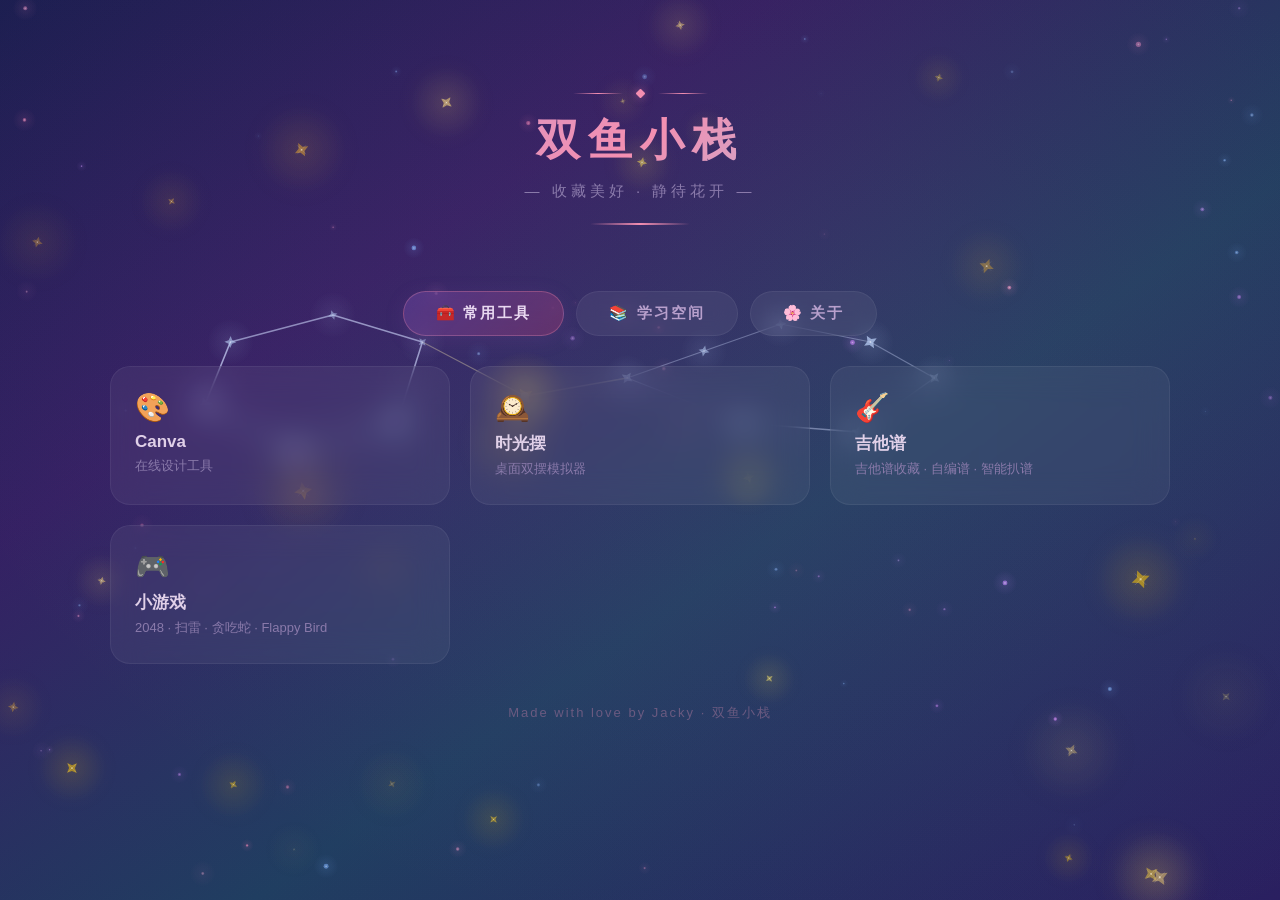
<file: index.html>
<!DOCTYPE html>
<html lang="zh-CN">
<head>
    <meta charset="UTF-8">
    <meta name="viewport" content="width=device-width, initial-scale=1.0">
    <meta http-equiv="Cache-Control" content="no-cache, no-store, must-revalidate">
    <meta http-equiv="Pragma" content="no-cache">
    <meta http-equiv="Expires" content="0">
    <title>双鱼小栈</title>
    <style>
        * { margin: 0; padding: 0; box-sizing: border-box; }
        html { scroll-behavior: smooth; }
        body {
            font-family: 'Segoe UI', 'PingFang SC', 'Microsoft YaHei', sans-serif;
            min-height: 100vh;
            color: #e8e0f0;
            position: relative;
            overflow-x: hidden;
        }

        /* ===== 深海渐变背景 ===== */
        .bg-gradient {
            position: fixed;
            top: 0; left: 0;
            width: 100%; height: 100%;
            z-index: -2;
            background: linear-gradient(145deg, #1a1d4e 0%, #301d5e 30%, #1d3d5e 60%, #2a1f60 100%);
            background-attachment: fixed;
        }

        /* ===== 深海流韵 ===== */
        .bg-flow {
            position: fixed;
            top: 0; left: 0;
            width: 100%; height: 100%;
            z-index: -1;
            pointer-events: none;
            overflow: hidden;
        }
        .bg-flow::before {
            content: '';
            position: absolute;
            width: 200%; height: 200%;
            top: -50%; left: -50%;
            border-radius: 38%;
            background: radial-gradient(ellipse at 40% 50%, rgba(140, 100, 200, 0.08), transparent 55%);
            animation: flowDrift1 20s ease-in-out infinite;
        }
        .bg-flow::after {
            content: '';
            position: absolute;
            width: 180%; height: 180%;
            top: -40%; left: -40%;
            border-radius: 42%;
            background: radial-gradient(ellipse at 60% 40%, rgba(200, 120, 160, 0.07), transparent 50%);
            animation: flowDrift2 25s ease-in-out infinite;
        }
        @keyframes flowDrift1 {
            0%   { transform: translate(0, 0) rotate(0deg) scale(1); }
            20%  { transform: translate(8%, -5%) rotate(35deg) scale(1.04); }
            40%  { transform: translate(-4%, 8%) rotate(75deg) scale(0.96); }
            60%  { transform: translate(-8%, -3%) rotate(115deg) scale(1.02); }
            80%  { transform: translate(4%, 6%) rotate(165deg) scale(0.98); }
            100% { transform: translate(0, 0) rotate(220deg) scale(1); }
        }
        @keyframes flowDrift2 {
            0%   { transform: translate(0, 0) rotate(0deg) scale(1); }
            25%  { transform: translate(-6%, -8%) rotate(-45deg) scale(1.03); }
            50%  { transform: translate(6%, 4%) rotate(-95deg) scale(0.97); }
            75%  { transform: translate(-3%, 6%) rotate(-145deg) scale(1.01); }
            100% { transform: translate(0, 0) rotate(-200deg) scale(1); }
        }

        /* ===== Canvas 星空层 ===== */
        #star-canvas {
            position: fixed;
            top: 0; left: 0;
            width: 100%; height: 100%;
            z-index: 0;
            pointer-events: none;
            will-change: transform;
        }

        /* ===== 玫瑰花瓣 ===== */
        .petals {
            position: fixed;
            top: 0; left: 0;
            width: 100%; height: 100%;
            pointer-events: none;
            z-index: 20;
            overflow: hidden;
        }
        .petals .p { will-change: transform; }
        .p {
            position: absolute;
            border-radius: 50% 0 50% 0;
            opacity: 0;
        }
        .p:nth-child(1)  { left: 5%;  width: 14px; height: 16px; animation: fall1 26s linear infinite; animation-delay: 0s;  background: radial-gradient(circle at 30% 30%, #f8bbd0, #ec407a); }
        .p:nth-child(2)  { left: 15%; width: 20px; height: 22px; animation: fall2 30s linear infinite; animation-delay: 4s;  background: radial-gradient(circle at 30% 30%, #f48fb1, #d81b60); }
        .p:nth-child(3)  { left: 40%; width: 22px; height: 24px; animation: fall4 32s linear infinite; animation-delay: 2s;  background: radial-gradient(circle at 30% 30%, #f48fb1, #e91e63); }
        .p:nth-child(4)  { left: 52%; width: 16px; height: 18px; animation: fall1 27s linear infinite; animation-delay: 9s;  background: radial-gradient(circle at 30% 30%, #f8bbd0, #d81b60); }
        .p:nth-child(5)  { left: 75%; width: 14px; height: 16px; animation: fall3 29s linear infinite; animation-delay: 3s;  background: radial-gradient(circle at 30% 30%, #f8bbd0, #ec407a); }
        .p:nth-child(6)  { left: 85%; width: 18px; height: 20px; animation: fall4 31s linear infinite; animation-delay: 8s;  background: radial-gradient(circle at 30% 30%, #f48fb1, #d81b60); }
        .p:nth-child(7)  { left: 92%; width: 15px; height: 17px; animation: fall2 25s linear infinite; animation-delay: 6s;  background: radial-gradient(circle at 30% 30%, #f48fb1, #e91e63); }

        @keyframes fall1 {
            0%   { transform: translateY(-8vh) rotate(35deg) translateX(20px); opacity: 0; }
            4%   { opacity: 0.5; }
            30%  { transform: translateY(20vh) rotate(120deg) translateX(18px); opacity: 0.55; }
            60%  { transform: translateY(55vh) rotate(260deg) translateX(-12px); opacity: 0.35; }
            85%  { opacity: 0.15; }
            100% { transform: translateY(108vh) rotate(420deg) translateX(8px); opacity: 0; }
        }
        @keyframes fall2 {
            0%   { transform: translateY(-10vh) rotate(-25deg) translateX(-15px); opacity: 0; }
            5%   { opacity: 0.5; }
            35%  { transform: translateY(25vh) rotate(-130deg) translateX(-20px); opacity: 0.55; }
            65%  { transform: translateY(58vh) rotate(-270deg) translateX(15px); opacity: 0.30; }
            85%  { opacity: 0.10; }
            100% { transform: translateY(110vh) rotate(-450deg) translateX(-5px); opacity: 0; }
        }
        @keyframes fall3 {
            0%   { transform: translateY(-6vh) rotate(50deg) translateX(-22px); opacity: 0; }
            4%   { opacity: 0.45; }
            40%  { transform: translateY(30vh) rotate(90deg) translateX(25px); opacity: 0.50; }
            70%  { transform: translateY(60vh) rotate(200deg) translateX(-18px); opacity: 0.30; }
            85%  { opacity: 0.12; }
            100% { transform: translateY(108vh) rotate(360deg) translateX(10px); opacity: 0; }
        }
        @keyframes fall4 {
            0%   { transform: translateY(-12vh) rotate(-40deg) translateX(14px); opacity: 0; }
            5%   { opacity: 0.5; }
            35%  { transform: translateY(22vh) rotate(-100deg) translateX(-15px); opacity: 0.55; }
            65%  { transform: translateY(50vh) rotate(-220deg) translateX(20px); opacity: 0.35; }
            85%  { opacity: 0.15; }
            100% { transform: translateY(108vh) rotate(-380deg) translateX(-8px); opacity: 0; }
        }

        /* ===== 主容器 ===== */
        .container {
            position: relative;
            z-index: 2;
            max-width: 1100px;
            margin: 0 auto;
            padding: 40px 20px 60px;
        }

        /* ===== 头部 ===== */
        .header {
            text-align: center;
            padding: 50px 20px 30px;
        }
        .header .ornament {
            display: flex;
            align-items: center;
            justify-content: center;
            gap: 14px;
            margin-bottom: 14px;
        }
        .header .ornament .bar {
            width: 50px;
            height: 1px;
            background: linear-gradient(90deg, transparent, #f48fb1, transparent);
        }
        .header .ornament .dot {
            width: 7px; height: 7px;
            background: #f48fb1;
            transform: rotate(45deg);
            border-radius: 1px;
            box-shadow: 0 0 8px rgba(244, 143, 177, 0.5);
        }
        .header h1 {
            font-size: 44px;
            font-weight: 700;
            background: linear-gradient(135deg, #b39ddb, #f48fb1, #81d4fa);
            -webkit-background-clip: text;
            -webkit-text-fill-color: transparent;
            background-clip: text;
            letter-spacing: 8px;
        }
        .header .subtitle {
            margin-top: 12px;
            font-size: 15px;
            color: #8a7aaa;
            letter-spacing: 4px;
            font-weight: 300;
        }
        .header .divider {
            width: 100px;
            height: 2px;
            margin: 22px auto 0;
            background: linear-gradient(90deg, transparent, #f48fb1, transparent);
            border-radius: 2px;
        }

        /* ===== 标签 ===== */
        .tabs {
            display: flex;
            justify-content: center;
            gap: 12px;
            margin: 36px 0 30px;
        }
        .tab-btn {
            padding: 12px 32px;
            border: none;
            border-radius: 50px;
            font-size: 15px;
            font-weight: 600;
            cursor: pointer;
            transition: all 0.3s ease;
            background: rgba(255, 255, 255, 0.06);
            color: #b8a0cc;
            backdrop-filter: blur(10px);
            border: 1px solid rgba(255, 255, 255, 0.06);
            letter-spacing: 2px;
        }
        .tab-btn:hover {
            background: rgba(255, 255, 255, 0.12);
            border-color: rgba(244, 143, 177, 0.2);
        }
        .tab-btn.active {
            background: linear-gradient(135deg, rgba(120, 80, 180, 0.4), rgba(200, 60, 120, 0.3));
            border-color: rgba(244, 143, 177, 0.3);
            color: #e8d8f0;
            box-shadow: 0 4px 20px rgba(150, 80, 180, 0.15);
        }

        /* ===== Focus 可见性 ===== */
        :focus { outline: none; }
        :focus-visible {
            outline: 2px solid #f48fb1;
            outline-offset: 3px;
            border-radius: 50px;
        }
        .card:focus-visible {
            border-radius: 20px;
        }

        .tab-content { display: none; animation: fadeUp 0.5s ease; }
        .tab-content.active { display: block; }
        @keyframes fadeUp {
            from { opacity: 0; transform: translateY(20px); }
            to   { opacity: 1; transform: translateY(0); }
        }

        /* ===== 卡片 ===== */
        .grid {
            display: grid;
            grid-template-columns: repeat(auto-fill, minmax(280px, 1fr));
            gap: 20px;
        }
        .card {
            background: rgba(255, 255, 255, 0.05);
            backdrop-filter: blur(16px);
            border-radius: 20px;
            padding: 24px;
            border: 1px solid rgba(255, 255, 255, 0.06);
            transition: all 0.3s ease;
            cursor: pointer;
        }
        .card:hover {
            transform: translateY(-4px);
            border-color: rgba(244, 143, 177, 0.2);
            background: rgba(255, 255, 255, 0.08);
            box-shadow: 0 8px 30px rgba(100, 60, 160, 0.15);
        }
        .card .icon { font-size: 28px; margin-bottom: 8px; }
        .card h3 { font-size: 17px; font-weight: 600; color: #e0d0e8; margin-bottom: 4px; }
        .card p  { font-size: 13px; color: #8a7aaa; line-height: 1.6; }

        /* ===== 关于 ===== */
        .about-card {
            background: rgba(255, 255, 255, 0.05);
            backdrop-filter: blur(16px);
            border-radius: 24px;
            padding: 44px 36px;
            border: 1px solid rgba(255, 255, 255, 0.06);
            max-width: 700px;
            margin: 0 auto;
            text-align: center;
        }
        .about-card h2 { font-size: 26px; font-weight: 700; color: #e0d0e8; margin-bottom: 14px; }
        .about-card .bio { font-size: 15px; color: #a090b8; line-height: 2; }
        .about-card .bio .hl { color: #f48fb1; font-weight: 600; }
        .about-card .divider-sm {
            width: 50px; height: 1px;
            margin: 20px auto 0;
            background: linear-gradient(90deg, transparent, #f48fb1, transparent);
        }

        .footer {
            text-align: center;
            padding: 40px 20px 20px;
            color: #6a5a80;
            font-size: 13px;
            letter-spacing: 2px;
        }

        /* ===== 花瓣交互 ===== */
        .p { pointer-events: auto; cursor: pointer; }

        @media (max-width: 640px) {
            .header h1 { font-size: 30px; letter-spacing: 5px; }
            .tabs { flex-direction: column; align-items: center; gap: 10px; }
            .tab-btn { width: 200px; padding: 10px 24px; font-size: 14px; }
            .about-card { padding: 30px 20px; }
            .grid { grid-template-columns: 1fr; }
        }
        @media (max-width: 400px) {
            .grid { gap: 14px; }
            .card { padding: 18px; }
        }
    </style>
</head>
<body>

    <!-- 跳过导航链接 — 无障碍辅助 -->
    <a href="#main-content" style="position:absolute;left:-9999px;width:1px;height:1px;overflow:hidden;z-index:999"
       onfocus="this.style.left='16px';this.style.top='16px';this.style.width='auto';this.style.height='auto';this.style.background='#1a1d4e';this.style.color='#f48fb1';this.style.padding='12px 24px';this.style.borderRadius='8px';this.style.fontSize='16px';this.style.fontWeight='600';this.style.textDecoration='none'"
       onblur="this.style.left='-9999px';this.style.width='1px';this.style.height='1px'">跳到主内容</a>

    <div class="bg-gradient"></div>
    <div class="bg-flow"></div>
    <canvas id="star-canvas" role="img" aria-label="星空动画背景，包含双鱼座星座与闪烁星星"></canvas>

    <div class="petals">
        <div class="p"></div><div class="p"></div><div class="p"></div><div class="p"></div>
        <div class="p"></div><div class="p"></div><div class="p"></div>
    </div>

    <div class="container" id="main-content">
        <header class="header">
            <div class="ornament">
                <span class="bar"></span>
                <span class="dot"></span>
                <span class="bar"></span>
            </div>
            <h1>双鱼小栈</h1>
            <p class="subtitle">— 收藏美好 · 静待花开 —</p>
            <div class="divider"></div>
        </header>

        <nav class="tabs" id="tabs">
            <button class="tab-btn active" data-tab="tools">🧰 常用工具</button>
            <button class="tab-btn" data-tab="study">📚 学习空间</button>
            <button class="tab-btn" data-tab="about">🌸 关于</button>
        </nav>

        <section class="tab-content active" id="tab-tools"><div class="grid" id="tools-grid"></div></section>
        <section class="tab-content" id="tab-study"><div class="grid" id="study-grid"></div></section>

        <section class="tab-content" id="tab-about">
            <div class="about-card">
                <h2>关于双鱼小栈</h2>
                <p class="bio">
                    这里是 <span class="hl">Jacky</span> 的小小收藏馆。<br>
                    喜欢把实用的工具和有趣的知识<br>像花瓣一样一片片收集起来。<br><br>
                    愿来到这里的你，也能找到属于你的那片花瓣
                </p>
                <div class="divider-sm"></div>
            </div>
        </section>

        <footer class="footer">Made with love by Jacky · 双鱼小栈</footer>
    </div>

    <script>
        // ================================================================
        //  数据
        // ================================================================
        const tools = [
            { icon: '🎨', name: 'Canva',           desc: '在线设计工具',        url: 'https://www.canva.com' },
            { icon: '🕰️', name: '时光摆',          desc: '桌面双摆模拟器',     url: 'pendulum.html' },
            { icon: '🎸', name: '吉他谱',           desc: '吉他谱收藏 · 自编谱 · 智能扒谱', url: 'guitar.html' },
            { icon: '🎮', name: '小游戏',           desc: '2048 · 扫雷 · 贪吃蛇 · Flappy Bird', url: 'games.html' },
        ];
        const study = [
            { icon: '🍅', name: '番茄钟',          desc: '专注计时 · 提高效率', url: 'pomodoro.html' },
            { icon: '📊', name: 'Kaggle',          desc: '数据科学 & 机器学习',  url: 'https://www.kaggle.com' },
            { icon: '📺', name: 'Bilibili',        desc: '视频学习平台',         url: 'https://www.bilibili.com' },
        ];

        function renderCards(id, data) {
            const g = document.getElementById(id);
            if (!data || !data.length) {
                g.innerHTML = '<div class="empty-state" style="text-align:center;padding:60px 0;color:#6a5a80"><div style="font-size:48px;margin-bottom:12px">🌸</div><p>还没有内容～</p></div>';
                return;
            }
            g.innerHTML = data.map(d => {
                const isExt = /^https?:\/\//.test(d.url);
                const target = isExt ? ' target="_blank" rel="noopener"' : '';
                return `<a href="${d.url}"${target} class="card" tabindex="0" role="button" style="text-decoration:none;color:inherit">
                    <div class="icon">${d.icon}</div>
                    <h3>${d.name}</h3>
                    <p>${d.desc}</p>
                </a>`;
            }).join('');
        }
        document.querySelectorAll('.tab-btn').forEach(btn => {
            btn.addEventListener('click', () => {
                document.querySelectorAll('.tab-btn').forEach(b => b.classList.remove('active'));
                document.querySelectorAll('.tab-content').forEach(c => c.classList.remove('active'));
                btn.classList.add('active');
                document.getElementById('tab-' + btn.dataset.tab).classList.add('active');
            });
        });
        renderCards('tools-grid', tools);
        renderCards('study-grid', study);

        // ================================================================
        //  星空 Canvas — 漫画风格闪光星星 + 双鱼座星座
        // ================================================================
        (function() {
            const canvas = document.getElementById('star-canvas');
            const ctx = canvas.getContext('2d');
            let W, H;

            function resize() {
                W = canvas.width = window.innerWidth;
                H = canvas.height = window.innerHeight;
            }
            resize();
            window.addEventListener('resize', resize);

            // ---- 漫画风格闪光星星绘制函数 ----
            // 4 角星（漫画闪光的经典形状，类似 ✨）
            function drawSparkle(cx, cy, size, color, rotation) {
                ctx.save();
                ctx.translate(cx, cy);
                ctx.rotate(rotation || 0);
                ctx.beginPath();
                // 使用贝塞尔曲线绘制柔和四角星
                const s = size;
                // 上顶点 → 右上凹 → 右顶点 → 右下凹 → 下顶点 → 左下凹 → 左顶点 → 左上凹
                const pts = [
                    { x: 0,    y: -s },   // 上
                    { x: s*0.3, y: -s*0.3 },
                    { x: s,    y: 0 },    // 右
                    { x: s*0.3, y: s*0.3 },
                    { x: 0,    y: s },    // 下
                    { x: -s*0.3, y: s*0.3 },
                    { x: -s,   y: 0 },    // 左
                    { x: -s*0.3, y: -s*0.3 },
                ];
                ctx.moveTo(pts[0].x, pts[0].y);
                for (let i = 1; i < pts.length; i++) {
                    ctx.lineTo(pts[i].x, pts[i].y);
                }
                ctx.closePath();
                ctx.fillStyle = color;
                ctx.fill();

                // 中心高光小圆
                ctx.beginPath();
                ctx.arc(0, 0, s * 0.12, 0, Math.PI * 2);
                ctx.fillStyle = 'rgba(255,255,255,0.5)';
                ctx.fill();

                ctx.restore();
            }

            // ---- 1. 背景星星 ----
            // 两种类型: 小圆点 + 漫画闪光星
            const STARS = 100;
            const stars = [];
            // 小圆点用色板 — 无金色
            const dotColors = [
                { r: 210, g: 130, b: 255 },  // 亮紫
                { r: 255, g: 130, b: 180 },  // 亮粉
                { r: 130, g: 180, b: 255 },  // 亮蓝
                { r: 200, g: 140, b: 255 },  // 紫罗兰
                { r: 255, g: 150, b: 200 },  // 玫瑰粉
            ];
            // 漫画闪光星用色板 — 金碧辉煌
            const sparkleColors = [
                { r: 255, g: 215, b: 50 },   // 亮金
                { r: 255, g: 230, b: 80 },   // 浅金
                { r: 255, g: 200, b: 0 },    // 纯金
                { r: 255, g: 185, b: 40 },   // 暖金
                { r: 255, g: 220, b: 120 },  // 香槟金
            ];

            for (let i = 0; i < STARS; i++) {
                const isSparkle = Math.random() < 0.30; // 30% 是闪光星
                const col = isSparkle
                    ? sparkleColors[Math.floor(Math.random() * sparkleColors.length)]
                    : dotColors[Math.floor(Math.random() * dotColors.length)];
                stars.push({
                    x: Math.random() * W,
                    y: Math.random() * H,
                    r: isSparkle ? Math.random() * 6 + 4 : Math.random() * 2.0 + 0.8,
                    type: isSparkle ? 'sparkle' : 'dot',
                    isGold: isSparkle,
                    col,
                    rot: Math.random() * Math.PI * 2,
                    rotSpeed: (Math.random() - 0.5) * 0.00025,
                    s1: Math.random() * 0.012 + 0.004,
                    s2: Math.random() * 0.022 + 0.010,
                    p1: Math.random() * Math.PI * 2,
                    p2: Math.random() * Math.PI * 2,
                    depth: Math.random() * 0.55 + 0.25,
                    baseA: Math.random() * 0.35 + 0.35,  // 更高基础透明度
                });
            }

            // ---- 2. 双鱼座星座 ----
            // 真实形状: 西侧环状(Circlet) + 东侧鱼 + 中央结星(Alrescha)以V形绳带连接
            const pts = [
                // 西鱼 Circlet (小环)
                { x: 0.18, y: 0.38 },  // 0
                { x: 0.26, y: 0.35 },  // 1
                { x: 0.33, y: 0.38 },  // 2
                { x: 0.31, y: 0.47 },  // 3
                { x: 0.23, y: 0.50 },  // 4
                { x: 0.16, y: 0.45 },  // 5
                // 结星 Alrescha (α Psc)
                { x: 0.41, y: 0.44 },  // 6 ★
                // 东鱼 (斜向弧线)
                { x: 0.49, y: 0.42 },  // 7
                { x: 0.55, y: 0.39 },  // 8
                { x: 0.61, y: 0.36 },  // 9
                { x: 0.68, y: 0.38 },  // 10
                { x: 0.73, y: 0.42 },  // 11
                { x: 0.67, y: 0.48 },  // 12
                { x: 0.58, y: 0.47 },  // 13
            ];

            let cst;
            function updCst() { cst = pts.map(p => ({ x: p.x * W, y: p.y * H })); }
            updCst();
            window.addEventListener('resize', updCst);

            const edges = [
                // Circlet (group 0)
                [0, 1, 0], [1, 2, 0], [2, 3, 0], [3, 4, 0], [4, 5, 0], [5, 0, 0],
                // 绳带 (group 2)
                [2, 6, 2], [6, 7, 2],
                // 东鱼 (group 1)
                [7, 8, 1], [8, 9, 1], [9, 10, 1], [10, 11, 1],
                [11, 12, 1], [12, 13, 1], [13, 7, 1],
            ];
            const grpPh = [0, 2.5, 4.2];

            const cstParams = pts.map(() => ({
                speed: 0.008 + Math.random() * 0.012,
                phase: Math.random() * Math.PI * 2,
                depth: 0.3 + Math.random() * 0.4,
            }));

            // ---- 3. 渲染循环 ----
            let frame = 0;

            function draw() {
                ctx.clearRect(0, 0, W, H);
                frame++;

                // --- 背景星星 ---
                for (const s of stars) {
                    const w1 = Math.sin(frame * s.s1 + s.p1);
                    const w2 = Math.sin(frame * s.s2 + s.p2) * 0.35;
                    const tw = (w1 + w2) * s.depth * 0.45 + (1 - s.depth * 0.45);
                    const a = s.baseA * Math.max(0.05, tw);
                    const { r, g, b } = s.col;

                    if (s.type === 'dot') {
                        // 圆点星: 大光晕 + 彩色核心 + 白色高光
                        const gr = ctx.createRadialGradient(s.x, s.y, 0, s.x, s.y, s.r * 5);
                        gr.addColorStop(0, `rgba(${r},${g},${b},${a * 0.2})`);
                        gr.addColorStop(1, `rgba(${r},${g},${b},0)`);
                        ctx.fillStyle = gr;
                        ctx.beginPath();
                        ctx.arc(s.x, s.y, s.r * 5, 0, Math.PI * 2);
                        ctx.fill();

                        // 彩色内核
                        ctx.beginPath();
                        ctx.arc(s.x, s.y, s.r * Math.max(0.4, tw), 0, Math.PI * 2);
                        ctx.fillStyle = `rgba(${r},${g},${b},${a * 0.9})`;
                        ctx.fill();

                        // 白色高光核心
                        ctx.beginPath();
                        ctx.arc(s.x, s.y, s.r * 0.35, 0, Math.PI * 2);
                        ctx.fillStyle = `rgba(255,255,255,${a * 0.6})`;
                        ctx.fill();
                    } else {
                        // 漫画闪光星 — 高光强化版
                        const bright = Math.max(0.3, tw);
                        s.rot += s.rotSpeed;
                        const color = `rgba(${r},${g},${b},${a * 0.9})`;
                        drawSparkle(s.x, s.y, s.r * bright, color, s.rot);

                        // 金色闪光星
                        const glowMul = s.isGold ? 5 : 4;
                        const glowOp = s.isGold ? 0.18 : 0.15;

                        // 大光晕
                        const gr = ctx.createRadialGradient(s.x, s.y, 0, s.x, s.y, s.r * glowMul);
                        gr.addColorStop(0, `rgba(${r},${g},${b},${glowOp * a})`);
                        gr.addColorStop(1, `rgba(${r},${g},${b},0)`);
                        ctx.fillStyle = gr;
                        ctx.beginPath();
                        ctx.arc(s.x, s.y, s.r * glowMul, 0, Math.PI * 2);
                        ctx.fill();

                        // 金色额外暖色外光晕
                        if (s.isGold) {
                            const g2 = ctx.createRadialGradient(s.x, s.y, 0, s.x, s.y, s.r * 7);
                            g2.addColorStop(0, `rgba(255, 180, 50, ${0.07 * a})`);
                            g2.addColorStop(1, `rgba(255, 180, 50, 0)`);
                            ctx.fillStyle = g2;
                            ctx.beginPath();
                            ctx.arc(s.x, s.y, s.r * 10, 0, Math.PI * 2);
                            ctx.fill();
                        }

                        // 高光十字线 (漫画闪光标志)
                        ctx.beginPath();
                        const hl = s.r * bright * (s.isGold ? 1.2 : 1.1);
                        ctx.moveTo(s.x - hl * 0.5, s.y - hl * 0.5);
                        ctx.lineTo(s.x + hl * 0.5, s.y + hl * 0.5);
                        ctx.moveTo(s.x - hl * 0.5, s.y + hl * 0.5);
                        ctx.lineTo(s.x + hl * 0.5, s.y - hl * 0.5);
                        ctx.strokeStyle = `rgba(255,255,255,${s.isGold ? a * 0.35 : a * 0.2})`;
                        ctx.lineWidth = s.isGold ? 0.7 : 0.5;
                        ctx.stroke();
                    }
                }

                // --- 星座连线 (呼吸亮线，无光晕) ---
                for (const [i, j, g] of edges) {
                    const p1 = cst[i], p2 = cst[j];
                    const breath = Math.sin(frame * 0.008 + grpPh[g] + i * 0.25) * 0.35 + 0.65;
                    const la = 0.20 + breath * 0.50;
                    const isCord = g === 2;
                    const mainColor = isCord
                        ? `rgba(255, 240, 180, ${la})`
                        : `rgba(210, 220, 255, ${la})`;
                    const lw = 1.0 + breath * 0.6;

                    // 清晰亮线
                    ctx.beginPath();
                    ctx.moveTo(p1.x, p1.y);
                    ctx.lineTo(p2.x, p2.y);
                    ctx.strokeStyle = mainColor;
                    ctx.lineWidth = lw;
                    ctx.stroke();
                }

                // --- 星座星星 (仅结星金色，其余蓝白色) ---
                for (let i = 0; i < cst.length; i++) {
                    const p = cst[i];
                    const cp = cstParams[i];
                    const isKnot = i === 6;

                    const tw = Math.sin(frame * cp.speed + cp.phase) * cp.depth * 0.4 + (1 - cp.depth * 0.4);
                    const a = Math.max(0.25, tw);

                    const baseSize = isKnot ? 12 : 8;
                    const glowR = isKnot ? 45 : 24;

                    if (isKnot) {
                        // 结星 Alrescha — 金色
                        const grd = ctx.createRadialGradient(p.x, p.y, 0, p.x, p.y, glowR);
                        grd.addColorStop(0, `rgba(255, 215, 60, ${0.25 * a})`);
                        grd.addColorStop(1, `rgba(255, 215, 60, 0)`);
                        ctx.fillStyle = grd;
                        ctx.beginPath();
                        ctx.arc(p.x, p.y, glowR, 0, Math.PI * 2);
                        ctx.fill();

                        drawSparkle(p.x, p.y, baseSize * a, `rgba(255, 215, 50, ${0.95 * a})`, frame * 0.0015 + i * 1.2);

                        ctx.beginPath();
                        ctx.arc(p.x, p.y, 4, 0, Math.PI * 2);
                        ctx.fillStyle = `rgba(255, 255, 220, ${0.85 * a})`;
                        ctx.fill();

                        const g2 = ctx.createRadialGradient(p.x, p.y, 0, p.x, p.y, 22);
                        g2.addColorStop(0, `rgba(255, 220, 100, ${0.15 * a})`);
                        g2.addColorStop(1, `rgba(255, 220, 100, 0)`);
                        ctx.fillStyle = g2;
                        ctx.beginPath();
                        ctx.arc(p.x, p.y, 22, 0, Math.PI * 2);
                        ctx.fill();
                    } else {
                        // 普通星座星 — 蓝白色
                        const grd = ctx.createRadialGradient(p.x, p.y, 0, p.x, p.y, glowR);
                        grd.addColorStop(0, `rgba(180, 200, 240, ${0.15 * a})`);
                        grd.addColorStop(1, `rgba(180, 200, 240, 0)`);
                        ctx.fillStyle = grd;
                        ctx.beginPath();
                        ctx.arc(p.x, p.y, glowR, 0, Math.PI * 2);
                        ctx.fill();

                        drawSparkle(p.x, p.y, baseSize * a, `rgba(180, 200, 240, ${0.85 * a})`, frame * 0.0015 + i * 1.2);
                    }
                }


                requestAnimationFrame(draw);
            }

            draw();

            // 窗口缩放时比例缩放星星位置，而非随机重排
            let oldW = W, oldH = H;
            window.addEventListener('resize', () => {
                const scaleX = W / Math.max(oldW, 1);
                const scaleY = H / Math.max(oldH, 1);
                for (const s of stars) {
                    s.x *= scaleX;
                    s.y *= scaleY;
                }
                oldW = W; oldH = H;
            });
        })();
    </script>

    <script>
        // ================================================================
        //  花瓣点击交互 — 碎裂 & 玫瑰花（支持移动端触摸）
        // ================================================================
        function handlePetalEvent(e) {
            if (e.type === 'touchend') e.preventDefault();
            if (e.currentTarget._rm) return;
            e.currentTarget._rm = true;

            const p = e.currentTarget;
            const rect = p.getBoundingClientRect();
            const cx = rect.left + rect.width / 2;
            const cy = rect.top + rect.height / 2;

            // 45% 触发彼岸花（原位现花再散裂），55% 原有效果
            if (Math.random() < 0.45) {
                p.style.display = 'none';
                showBihuaAt(cx, cy, rect.width);
            } else {
                // 原花瓣平滑消散 (getComputedStyle 必须在隐藏前调用)
                const pop = getComputedStyle(p).opacity;
                const bg = getComputedStyle(p).background;
                p.style.display = 'none';
                const ghost = document.createElement('div');
                ghost.style.cssText = [
                    'position:fixed',
                    `left:${rect.left}px;top:${rect.top}px`,
                    `width:${rect.width}px;height:${rect.height}px`,
                    'border-radius:50% 0 50% 0',
                    `background:${bg}`,
                    `opacity:${pop}`,
                    'pointer-events:none;z-index:31',
                    'transition:opacity 500ms ease-out, transform 500ms ease-out',
                ].join(';');
                document.body.appendChild(ghost);
                void ghost.offsetHeight;
                ghost.style.opacity = '0';
                ghost.style.transform = 'scale(0.2)';
                setTimeout(() => ghost.remove(), 550);
                shatter(cx, cy);
            }
        }

        document.querySelectorAll('.p').forEach(function(p) {
            p.addEventListener('click', handlePetalEvent);
            p.addEventListener('touchend', handlePetalEvent);
        });

        // ---- 连续飘落: JS 持续生成新花瓣，避免一波一波 ----
        setInterval(function() {
            var p = document.createElement('div');
            p.className = 'p';
            var w = 10 + Math.random() * 14;
            var bg = [['#f8bbd0,#ec407a'],['#f48fb1,#d81b60'],['#f8bbd0,#f06292'],['#f48fb1,#e91e63']][Math.floor(Math.random()*4)];
            p.style.cssText = 'left:'+(Math.random()*94)+'%;width:'+w+'px;height:'+(w*(0.9+Math.random()*0.4))+'px;animation:fall'+(1+Math.floor(Math.random()*4))+' '+(22+Math.random()*16)+'s linear;background:radial-gradient(circle at 30% 30%,'+bg+')';
            document.querySelector('.petals').appendChild(p);
            p.addEventListener('click', handlePetalEvent);
            p.addEventListener('touchend', handlePetalEvent);
            setTimeout(function(){if(p.parentNode)p.remove();}, 44000);
        }, 3333);

        // ---- 碎裂花瓣 (Canvas 物理引擎: 花瓣形/速度/重力/阻力/旋转/淡出) ----
        const _pt = { c:null, q:null, ps:[], id:null };
        function _pc() {
            if (!_pt.c) {
                _pt.c = document.createElement('canvas');
                _pt.c.style.cssText = 'position:fixed;top:0;left:0;width:100%;height:100%;pointer-events:none;z-index:30';
                _pt.c.width = innerWidth;
                _pt.c.height = innerHeight;
                document.body.appendChild(_pt.c);
                _pt.q = _pt.c.getContext('2d');
                addEventListener('resize', () => { _pt.c.width = innerWidth; _pt.c.height = innerHeight; });
            }
        }
        function shatter(x, y) {
            _pc();
            const cols = ['#f8bbd0','#f48fb1','#f06292','#ec407a','#e91e63','#d81b60','#ffb3c6','#ff8fab'];
            const n = 6 + Math.floor(Math.random() * 6);               // 6~11 片
            for (let i = 0; i < n; i++) {
                const a = Math.random() * Math.PI * 2;
                const sp = 0.5 + Math.random() * 2.5;                  // 慢速爆开
                const sz = 4 + Math.random() * 5;
                _pt.ps.push({
                    x, y,
                    vx: Math.cos(a) * sp,
                    vy: Math.sin(a) * sp - 1.2,
                    w: sz,
                    h: sz * (0.8 + Math.random() * 0.6),
                    rot: Math.random() * Math.PI * 2,
                    rs: (Math.random() - 0.5) * 0.15,
                    c: cols[i % cols.length],
                    life: 1,
                    de: 0.006 + Math.random() * 0.008,
                    g: 0.06 + Math.random() * 0.03,
                    dr: 0.93 + Math.random() * 0.03,                  // 强阻力 0.93~0.96
                });
            }
            if (!_pt.id) _pt.id = requestAnimationFrame(_pu);
        }
        function _pu() {
            const ctx = _pt.q, W = _pt.c.width, H = _pt.c.height;
            ctx.clearRect(0, 0, W, H);
            let alive = false;
            for (let i = _pt.ps.length - 1; i >= 0; i--) {
                const p = _pt.ps[i];
                p.vx *= p.dr;
                p.vy *= p.dr;
                p.vy += p.g;
                p.x += p.vx;
                p.y += p.vy;
                p.rot += p.rs;
                p.life -= p.de;
                if (p.life <= 0 || p.y > H + 50) { _pt.ps.splice(i,1); continue; }
                alive = true;
                ctx.save();
                ctx.translate(p.x, p.y);
                ctx.rotate(p.rot);
                ctx.globalAlpha = Math.max(0, p.life);
                ctx.fillStyle = p.c;
                // 花瓣形 (border-radius: 50% 0 50% 0)
                ctx.beginPath();
                ctx.moveTo(0, -p.h/2);
                ctx.quadraticCurveTo(p.w/2, -p.h/4, p.w/2, 0);
                ctx.quadraticCurveTo(p.w/2, p.h/4, 0, p.h/2);
                ctx.quadraticCurveTo(-p.w/2, p.h/4, -p.w/2, 0);
                ctx.quadraticCurveTo(-p.w/2, -p.h/4, 0, -p.h/2);
                ctx.closePath();
                ctx.fill();
                ctx.restore();
            }
            if (alive) _pt.id = requestAnimationFrame(_pu);
            else { _pt.id = null; setTimeout(() => ctx.clearRect(0,0,W,H), 50); }
        }

        // ---- 彼岸花 (低概率触发: 自动计时多层动画) ----
        function showBihuaAt(cx, cy, pw) {
            var size = Math.min(32, Math.max(18, pw * 1.8)) * 0.75;
            var stemLen = size * 3.5;
            // 大画布确保花和粒子完整显示
            var cw = 500, ch = 650;
            var hc = cw / 2;
            var topMargin = Math.max(160, Math.round(size * 1.4 + 12));  // 花心上方的余量(容纳花瓣+散裂粒子)

            var wrap = document.createElement('div');
            wrap.style.cssText = 'position:fixed;left:0;top:0;width:100%;height:100%;pointer-events:none;z-index:32';
            var cv = document.createElement('canvas');
            cv.width = cw; cv.height = ch;
            // 画布居中于点击位置，花心对齐点击点
            cv.style.cssText = 'position:absolute;left:'+(cx-hc)+'px;top:'+(cy-topMargin)+'px;width:500px;height:650px';
            wrap.appendChild(cv);
            document.body.appendChild(wrap);
            var c = cv.getContext('2d');

            // ---- 动画状态 ----
            var bloomT = 0;
            var bloomElapsed = 0;
            var bloomDuration = 1800;   // 开花动画总时长 ms
            var phase = 'bloom';     // bloom → wait → scatter
            var waitTimer = 0;
            var flowerAlpha = 1;
            var particles = [];
            var stemParticles = [];
            var pollenPs = [];         // 花粉粒子
            var sparkle = 0;           // 雄蕊闪烁强度 0~1
            var glowPhase = 0;         // 光晕呼吸相位
            var stopped = false;

            // ---- 花瓣路径 ----
            function tepalPath(ctx, len, wid, curl) {
                var w2=wid*0.5, w3=wid*0.25, m1=len*0.38, m2=len*0.70, m3=len*0.92, cx2=curl*len*0.16;
                ctx.beginPath();
                ctx.moveTo(0,0);
                ctx.bezierCurveTo(m1,-w2, m2,-wid, m3+cx2,-w3);
                ctx.quadraticCurveTo(len*1.02+cx2*0.4,0, m3*0.65+cx2,0);
                ctx.quadraticCurveTo(len*1.02+cx2*0.4,w3, m3+cx2,w3);
                ctx.bezierCurveTo(m2,wid, m1,w2, 0,0);
                ctx.closePath();
            }

            // ---- 一朵花 (同 bihua.html drawFlower) ----
            function drawOneFlower(_cx, _cy, sz, rot, bt) {
                c.save();
                c.translate(_cx, _cy);
                c.rotate(rot);
                var pl = sz * (0.25 + bt * 0.75);
                var pw2 = sz * 0.10 * bt; if (pw2 < 0.5) pw2 = 0.5;
                // 6 花瓣
                for (var i = 0; i < 6; i++) {
                    var a = (i/6)*Math.PI*2 - Math.PI/2 + (i%2===0?0.08:-0.08);
                    c.save(); c.rotate(a);
                    var gr = c.createRadialGradient(0,0,0, 0,pl*0.5,pl);
                    gr.addColorStop(0,'rgba(195,55,75,0.88)');
                    gr.addColorStop(0.25,'rgba(215,65,85,0.9)');
                    gr.addColorStop(0.6,'rgba(185,40,55,0.85)');
                    gr.addColorStop(0.85,'rgba(155,25,42,0.75)');
                    gr.addColorStop(1,'rgba(110,15,28,0.4)');
                    c.fillStyle = gr;
                    tepalPath(c, pl, pw2, 0.5 * bt);
                    c.fill();
                    if (bt > 0.3) { c.strokeStyle = 'rgba(255,160,180,'+(0.15*bt)+')'; c.lineWidth = 0.6; c.stroke(); }
                    c.restore();
                }
                // 雄蕊
                for (var i = 0; i < 6; i++) {
                    var a = (i/6)*Math.PI*2 - Math.PI/2 + (i%2===0?0.18:-0.18)+(i-3)*0.06;
                    c.save(); c.rotate(a);
                    var sl = pl * 1.5 * (0.15 + bt * 0.85) * (0.82 + i * 0.04);
                    c.strokeStyle = 'rgba(200,85,105,'+(0.4+bt*0.35)+')';
                    c.lineWidth = 0.7;
                    c.beginPath(); c.moveTo(0,0); c.lineTo(0,-sl); c.stroke();
                    if (bt > 0.2) {
                        c.fillStyle = '#b54a4a';
                        c.beginPath(); c.arc(0,-sl,1.2,0,Math.PI*2); c.fill();
                        c.fillStyle = 'rgba(255,200,110,'+(0.35*bt)+')';
                        c.beginPath(); c.arc(0,-sl,0.5,0,Math.PI*2); c.fill();
                    }
                    c.restore();
                }
                c.fillStyle = 'rgba(150,38,55,'+(0.25+bt*0.25)+')';
                c.beginPath(); c.arc(0,0,2.5*bt,0,Math.PI*2); c.fill();
                c.restore();
            }

            // ---- 花梗 (同 bihua.html drawStem) ----
            function drawStem(fx, baseY, bt) {
                var topY = baseY - stemLen;
                var topW = (4.0 + bt * 2.5) / 2 * 0.8;
                var botW = 0.12;
                c.save();
                c.beginPath();
                c.moveTo(fx-topW, topY);
                c.quadraticCurveTo(fx-(topW+botW)*0.5, (topY+baseY)*0.5, fx-botW, baseY);
                c.quadraticCurveTo(fx, baseY+1, fx+botW, baseY);
                c.quadraticCurveTo(fx+(topW+botW)*0.5, (topY+baseY)*0.5, fx+topW, topY);
                c.closePath();
                var sg = c.createLinearGradient(fx-topW,topY,fx+topW,topY);
                sg.addColorStop(0,'rgba(130,42,55,'+(0.7*bt)+')');
                sg.addColorStop(0.3,'rgba(185,65,80,'+(0.8*bt)+')');
                sg.addColorStop(0.7,'rgba(165,55,72,'+(0.78*bt)+')');
                sg.addColorStop(1,'rgba(120,35,48,'+(0.7*bt)+')');
                c.fillStyle = sg; c.fill();
                // 高光线
                c.strokeStyle = 'rgba(230,140,160,'+(0.12*bt)+')';
                c.lineWidth = 0.8;
                c.beginPath();
                c.moveTo(fx-topW*0.3, topY+4);
                c.quadraticCurveTo(fx-(topW+botW)*0.25, (topY+baseY)*0.5, fx-botW*0.2, baseY-3);
                c.stroke();
                // 刺 (简化)
                var thorns = [{t:0.2,s:1,sz:3.5},{t:0.4,s:-1,sz:3.0},{t:0.6,s:1,sz:2.5},{t:0.78,s:-1,sz:2.0}];
                for (var i = 0; i < thorns.length; i++) {
                    var d = thorns[i];
                    var ty = topY + d.t * (baseY - topY);
                    var lt = (ty-topY)/(baseY-topY);
                    var sx = fx + (topW-botW)*(1-lt)*(-0.15);
                    var tsz = d.sz * bt; if (tsz < 0.2) tsz = 0.2;
                    c.fillStyle = 'rgba(165,55,72,'+(0.5*bt)+')';
                    c.beginPath();
                    c.moveTo(sx, ty);
                    c.lineTo(sx+d.s*tsz*2, ty-tsz*0.9);
                    c.lineTo(sx+d.s*tsz*1.2, ty+tsz*0.3);
                    c.closePath(); c.fill();
                }
                c.restore();
            }

            // ---- 主渲染 ----
            function render() {
                c.clearRect(0, 0, cw, ch);
                var fx = hc;
                var topY = topMargin;           // 花心 = 画布中 topMargin 处
                var baseY = topY + stemLen;     // 花梗底部

                // 光晕呼吸 (效果2) — 花后微光
                if (bloomT > 0.2) {
                    var gi = (0.12 + Math.sin(glowPhase) * 0.05 + Math.sin(glowPhase * 0.7) * 0.03) * bloomT;
                    var gr = c.createRadialGradient(fx, topY, 0, fx, topY, size * 3);
                    gr.addColorStop(0, 'rgba(200,60,80,'+gi+')');
                    gr.addColorStop(0.5, 'rgba(160,40,60,'+gi*0.5+')');
                    gr.addColorStop(1, 'rgba(80,10,30,0)');
                    c.fillStyle = gr;
                    c.beginPath(); c.arc(fx, topY, size * 3, 0, Math.PI*2); c.fill();
                }

                c.save();
                c.globalAlpha = flowerAlpha;
                drawOneFlower(fx, topY, size, 0, bloomT);
                drawOneFlower(fx-14, topY+4, size*0.68, -0.25, bloomT);
                drawStem(fx, baseY, bloomT);
                c.restore();

                drawPollen();                   // 花粉 (花前)
                drawSparkle();                  // 雄蕊闪烁 (花前)

                if (particles.length) drawParticles(particles);
                if (stemParticles.length) drawParticles(stemParticles);
            }

            // ---- 粒子绘图 ----
            function drawParticles(ps) {
                for (var i = 0; i < ps.length; i++) {
                    var p = ps[i];
                    c.save();
                    c.translate(p.x, p.y); c.rotate(p.rot);
                    c.globalAlpha = Math.max(0, p.life);
                    c.fillStyle = p.c;
                    c.beginPath();
                    c.moveTo(0, -p.h/2);
                    c.quadraticCurveTo(p.w/2, -p.h/4, p.w/2, 0);
                    c.quadraticCurveTo(p.w/2, p.h/4, 0, p.h/2);
                    c.quadraticCurveTo(-p.w/2, p.h/4, -p.w/2, 0);
                    c.quadraticCurveTo(-p.w/2, -p.h/4, 0, -p.h/2);
                    c.closePath(); c.fill();
                    c.restore();
                }
            }

            // ---- 产生散裂粒子 ----
            function spawnScatter() {
                var fx = hc;
                var topY = topMargin;
                var baseY = topY + stemLen;
                phase = 'scatter';

                var cols = ['#e74c3c','#d63031','#c0392b','#b71540','#e84393','#fd79a8','#ff7675','#d63031'];
                var n = 26 + Math.floor(Math.random() * 16);
                for (var i = 0; i < n; i++) {
                    var a = Math.random() * Math.PI * 2;
                    var sp = 1.0 + Math.random() * 2.0;
                    var sz = Math.max(2.5, size * 0.06) + Math.random() * (size * 0.22 - size * 0.06);
                    particles.push({
                        x: fx + (Math.random()-0.5)*12,
                        y: topY + (Math.random()-0.5)*10,
                        vx: Math.cos(a) * sp,
                        vy: Math.sin(a) * sp - 0.8,
                        w: sz, h: sz * (0.9 + Math.random() * 0.4),
                        rot: Math.random() * Math.PI * 2,
                        rs: (Math.random() - 0.5) * 0.01,
                        c: cols[i % cols.length],
                        life: 1,
                        de: 0.0018 + Math.random() * 0.002,
                        g: 0.014 + Math.random() * 0.012,
                        dr: 0.97 + Math.random() * 0.01,
                    });
                }
                var stemCols = ['#5a1a28','#6e2030','#8a2a3a','#7a2535','#9a3545','#6a2030'];
                var m = 24 + Math.floor(Math.random() * 14);
                for (var i = 0; i < m; i++) {
                    var t = Math.random();
                    var ty = topY + t * (baseY - topY);
                    var sd2 = Math.random() * 2 - 1;
                    stemParticles.push({
                        x: fx + sd2 * (1 + t * 2) + (Math.random()-0.5)*3,
                        y: ty + (Math.random()-0.5)*3,
                        vx: sd2 * 0.3 + (Math.random()-0.5)*0.2,
                        vy: -0.1 - Math.random() * 0.25,
                        w: 1.5 + Math.random() * 2.5,
                        h: (1.5 + Math.random() * 2.5) * (0.8 + Math.random() * 0.4),
                        rot: Math.random() * Math.PI * 2,
                        rs: (Math.random()-0.5)*0.005,
                        c: stemCols[i % stemCols.length],
                        life: 0.6 + Math.random() * 0.4,
                        de: 0.001 + Math.random() * 0.0015,
                        g: 0.002 + Math.random() * 0.003,
                        dr: 0.98 + Math.random() * 0.01,
                    });
                }
            }

            function updateParticles(ps) {
                for (var i = ps.length - 1; i >= 0; i--) {
                    var p = ps[i];
                    p.vx *= p.dr; p.vy *= p.dr;
                    p.vy += p.g;
                    p.x += p.vx; p.y += p.vy;
                    p.rot += p.rs;
                    p.life -= p.de;
                    if (p.life <= 0 || p.y > ch + 40) { ps.splice(i,1); }
                }
            }

            // ---- 花粉粒子 (向四周飘散) ----
            function maybeSpawnPollen() {
                if (phase === 'scatter') return;
                if (Math.random() > 0.18) return;   // ~每5帧触发一次
                var fx = hc, topY = topMargin;
                for (var i = 0; i < 2; i++) {
                    var a = Math.random() * Math.PI * 2;
                    var sp = 0.035 + Math.random() * 0.07;   // 原速30%降低
                    pollenPs.push({
                        x: fx + (Math.random() - 0.5) * size * 0.4,
                        y: topY + (Math.random() - 0.5) * size * 0.3,
                        vx: Math.cos(a) * sp,
                        vy: Math.sin(a) * sp,
                        life: 1,
                        de: 0.002 + Math.random() * 0.003,
                        sz: 0.6 + Math.random() * 0.8,
                    });
                }
            }
            function updatePollen() {
                for (var i = pollenPs.length - 1; i >= 0; i--) {
                    var p = pollenPs[i];
                    p.x += p.vx + Math.sin(p.life * 20 + i) * 0.03;
                    p.y += p.vy;
                    p.life -= p.de;
                    if (p.life <= 0) pollenPs.splice(i, 1);
                }
            }
            function drawPollen() {
                if (!pollenPs.length) return;
                for (var i = 0; i < pollenPs.length; i++) {
                    var p = pollenPs[i];
                    c.save();
                    c.globalAlpha = p.life * 0.7;
                    var gr = c.createRadialGradient(p.x, p.y, 0, p.x, p.y, p.sz * p.life);
                    gr.addColorStop(0, '#ffbb44');
                    gr.addColorStop(0.5, '#ea9030');
                    gr.addColorStop(1, 'rgba(200,100,30,0)');
                    c.fillStyle = gr;
                    c.beginPath(); c.arc(p.x, p.y, p.sz * p.life, 0, Math.PI*2); c.fill();
                    c.restore();
                }
            }

            // ---- 雄蕊闪烁 (效果3: 蕊尖端随机闪白金微光) ----
            function updateSparkle() {
                sparkle = Math.max(0, 0.2 + Math.sin(glowPhase * 1.5) * 0.18);
            }
            function drawSparkle() {
                if (sparkle < 0.01 || bloomT < 0.2) return;
                var topY = topMargin, fx = hc;
                for (var i = 0; i < 6; i++) {
                    var a = (i/6)*Math.PI*2 - Math.PI/2 + (i%2===0?0.18:-0.18)+(i-3)*0.06;
                    var pl = size * (0.25 + bloomT * 0.75);
                    var sl = pl * 1.5 * (0.15 + bloomT * 0.85) * (0.82 + i * 0.04);
                    var ex = fx + Math.sin(a) * sl;
                    var ey = topY - Math.cos(a) * sl;
                    c.save();
                    var s = sparkle * 0.7;
                    c.globalAlpha = s;
                    var gr = c.createRadialGradient(ex, ey, 0, ex, ey, 3);
                    gr.addColorStop(0, '#fffef0');
                    gr.addColorStop(0.3, 'rgba(255,220,150,'+s+')');
                    gr.addColorStop(1, 'rgba(255,200,100,0)');
                    c.fillStyle = gr;
                    c.beginPath(); c.arc(ex, ey, 3 + sparkle * 2, 0, Math.PI*2); c.fill();
                    c.restore();
                }
            }

            var lastT = performance.now();

            function tick() {
                if (stopped) return;
                var dt = Math.min(performance.now() - lastT, 50);
                lastT = performance.now();
                var frameMul = dt / 16.667;

                switch (phase) {
                    case 'bloom':
                        bloomElapsed += dt;
                        var t = Math.min(1, bloomElapsed / bloomDuration);
                        bloomT = 1 - Math.pow(1 - t, 3);  // cubic ease-out
                        if (t >= 1) { bloomT = 1; phase = 'wait'; waitTimer = 0; }
                        maybeSpawnPollen(); updatePollen(); updateSparkle(); glowPhase += dt * 0.003;
                        break;
                    case 'wait':
                        waitTimer += dt;
                        if (waitTimer >= 600) { spawnScatter(); }
                        maybeSpawnPollen(); updatePollen(); updateSparkle(); glowPhase += dt * 0.003;
                        break;
                    case 'scatter':
                        flowerAlpha -= 0.02 * frameMul;
                        if (flowerAlpha < 0) flowerAlpha = 0;
                        updateParticles(particles);
                        updateParticles(stemParticles);
                        updatePollen();
                        break;
                }

                render();

                if (phase === 'scatter' && !particles.length && !stemParticles.length && flowerAlpha <= 0) {
                    stopped = true;
                    wrap.remove();
                    return;
                }
                requestAnimationFrame(tick);
            }

            // ---- 启动 ----
            requestAnimationFrame(tick);
        }


        // ---- 白色花瓣雨 (番茄钟完成触发, 从天而降) ----
        function burstWhitePetals() {
            _pc();
            var cols = ['#ffffff','#f0f0f0','#ffeef8','#ffe0ec','#fce4ec','#fff0f5','#ffdde8','#fce4ec'];
            var n = 7 + Math.floor(Math.random() * 5);
            for (var i = 0; i < n; i++) {
                var a = -Math.PI/2 + (Math.random()-0.5) * Math.PI * 0.6;
                var sp = 0.3 + Math.random() * 1.8;
                var sz = 3 + Math.random() * 6;
                _pt.ps.push({
                    x: Math.random() * _pt.c.width, y: -20 - Math.random() * 40,
                    vx: Math.cos(a) * sp, vy: Math.sin(a) * sp + 1.0,
                    w: sz, h: sz * (0.8 + Math.random() * 0.4),
                    rot: Math.random() * Math.PI * 2,
                    rs: (Math.random() - 0.5) * 0.15,
                    c: cols[i % cols.length],
                    life: 1, de: 0.003 + Math.random() * 0.005,
                    g: 0.02 + Math.random() * 0.02, dr: 0.96 + Math.random() * 0.02,
                });
            }
            if (!_pt.id) _pt.id = requestAnimationFrame(_pu);
        }

        // ---- 金色花瓣雨 (里程碑触发) ----
        function burstGoldPetals() {
            _pc();
            var cols = ['#ffd700','#ffc107','#ffb300','#ffca28','#ffe082','#ffd54f','#ffd740','#ffab00'];
            var n = 12 + Math.floor(Math.random() * 7);
            for (var i = 0; i < n; i++) {
                var a = -Math.PI/2 + (Math.random()-0.5) * Math.PI * 0.8;
                var sp = 0.5 + Math.random() * 2.2;
                var sz = 4 + Math.random() * 7;
                _pt.ps.push({
                    x: Math.random() * _pt.c.width, y: -20 - Math.random() * 60,
                    vx: Math.cos(a) * sp, vy: Math.sin(a) * sp + 1.2,
                    w: sz, h: sz * (0.8 + Math.random() * 0.4),
                    rot: Math.random() * Math.PI * 2,
                    rs: (Math.random() - 0.5) * 0.18,
                    c: cols[i % cols.length],
                    life: 1, de: 0.003 + Math.random() * 0.005,
                    g: 0.025 + Math.random() * 0.025, dr: 0.95 + Math.random() * 0.02,
                });
            }
            if (!_pt.id) _pt.id = requestAnimationFrame(_pu);
        }

        // ---- BroadcastChannel 跨页面通信 ----
        try {
            var _bc = new BroadcastChannel('petal-channel');
            _bc.onmessage = function(e) {
                if (e.data.type === 'pomo_complete') {
                    burstWhitePetals();
                    if (e.data.count && e.data.count % 10 === 0) {
                        burstGoldPetals();
                    }
                }
            };
        } catch(e) {}

    </script>
</body>
</html>
</file>
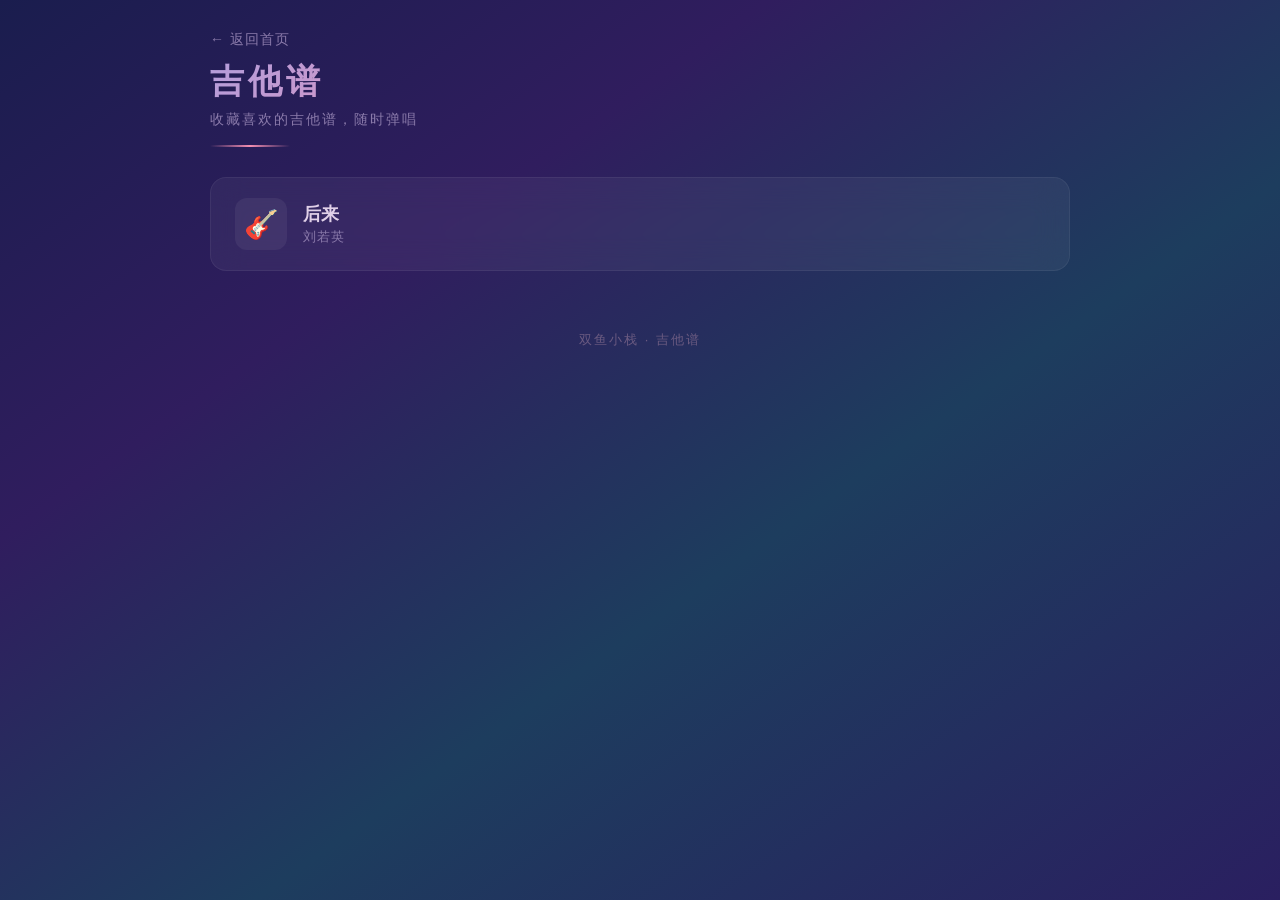
<file: guitar/index.html>
<!DOCTYPE html>
<html lang="zh-CN">
<head>
<meta charset="UTF-8">
<meta name="viewport" content="width=device-width, initial-scale=1.0">
<title>吉他谱 - 双鱼小栈</title>
<style>
*{margin:0;padding:0;box-sizing:border-box}
body{
  font-family:'Segoe UI','PingFang SC','Microsoft YaHei',sans-serif;
  min-height:100vh;
  background:linear-gradient(145deg,#1a1d4e 0%,#301d5e 30%,#1d3d5e 60%,#2a1f60 100%);
  color:#e8e0f0
}

/* header */
.hdr{max-width:900px;margin:0 auto;padding:30px 20px 10px}
.hdr a{color:#8a7aaa;text-decoration:none;font-size:14px;display:inline-block;margin-bottom:10px;letter-spacing:1px}
.hdr a:hover{color:#f48fb1}
.hdr h1{font-size:34px;font-weight:700;letter-spacing:4px;background:linear-gradient(135deg,#b39ddb,#f48fb1,#81d4fa);-webkit-background-clip:text;-webkit-text-fill-color:transparent;background-clip:text}
.hdr p{font-size:14px;color:#8a7aaa;margin-top:6px;letter-spacing:2px}
.hdr .div{width:80px;height:2px;margin:16px 0 0;background:linear-gradient(90deg,transparent,#f48fb1,transparent);border-radius:2px}

/* song list */
.list{max-width:900px;margin:20px auto;padding:0 20px;display:grid;gap:14px}
.card{
  background:rgba(255,255,255,0.05);backdrop-filter:blur(16px);border-radius:16px;
  padding:20px 24px;border:1px solid rgba(255,255,255,0.06);
  cursor:pointer;transition:all .3s;
  display:flex;align-items:center;gap:16px
}
.card:hover{
  transform:translateY(-2px);border-color:rgba(244,143,177,0.2);
  background:rgba(255,255,255,0.08);box-shadow:0 8px 30px rgba(100,60,160,0.15)
}
.card .ico{width:52px;height:52px;flex-shrink:0;display:flex;align-items:center;justify-content:center;background:rgba(255,255,255,0.06);border-radius:12px;font-size:28px}
.card .n h3{font-size:18px;font-weight:600;color:#e0d0e8}
.card .n p{font-size:13px;color:#8a7aaa;margin-top:2px;letter-spacing:1px}

.footer{text-align:center;padding:40px 20px 20px;color:#6a5a80;font-size:13px;letter-spacing:2px}

/* ========== VIEWER OVERLAY ========== */
.vwr{display:none;position:fixed;inset:0;z-index:1000;background:#000;flex-direction:column}
.vwr.on{display:flex}
.vwr .top{display:flex;align-items:center;justify-content:space-between;padding:8px 14px;background:rgba(0,0,0,0.8);flex-shrink:0;z-index:2}
.vwr .top .t{font-size:15px;font-weight:600;color:#e0d0e8;letter-spacing:1px}
.vwr .top button{width:34px;height:34px;border:none;background:rgba(255,255,255,0.12);border-radius:50%;color:#fff;font-size:17px;cursor:pointer;display:flex;align-items:center;justify-content:center}
.vwr .top button:hover{background:rgba(255,255,255,0.25)}

/* scrollable body */
.vwr .body{
  flex:1;overflow:auto;-webkit-overflow-scrolling:touch;
  display:flex;flex-direction:column;align-items:center
}
.vwr .body::-webkit-scrollbar{width:5px}
.vwr .body::-webkit-scrollbar-track{background:transparent}
.vwr .body::-webkit-scrollbar-thumb{background:rgba(255,255,255,0.2);border-radius:3px}
.vwr .body img{display:block;width:100%;max-width:1000px;height:auto}
.vwr .body .ld{color:#8a7aaa;font-size:14px;letter-spacing:2px;margin-top:50px}

/* bottom bar */
.vwr .bot{
  flex-shrink:0;background:rgba(0,0,0,0.75);backdrop-filter:blur(10px);
  padding:10px 16px;display:flex;align-items:center;gap:12px;flex-wrap:wrap;justify-content:center
}
.btn-roll{
  padding:8px 18px;border:none;border-radius:8px;font-size:14px;font-weight:600;cursor:pointer;
  background:#2ecc71;color:#fff;white-space:nowrap
}
.btn-roll:hover{background:#27ae60}
.btn-roll.on{background:#e74c3c}
.btn-roll.on:hover{background:#c0392b}

.sgrp{display:flex;align-items:center;gap:6px;flex-wrap:wrap}
.sgrp .lb{font-size:13px;color:#ccc}
.sgrp .sv{color:#a8d8ea;font-weight:600;font-size:13px;min-width:20px;text-align:center}
.sgrp input[type=range]{
  width:110px;height:4px;-webkit-appearance:none;appearance:none;background:#444;border-radius:2px;outline:none
}
.sgrp input[type=range]::-webkit-slider-thumb{
  -webkit-appearance:none;width:16px;height:16px;background:#a8d8ea;border-radius:50%;cursor:pointer;border:none
}
.sgrp input[type=range]::-moz-range-thumb{
  width:16px;height:16px;background:#a8d8ea;border-radius:50%;cursor:pointer;border:none
}
.sgrp .ni{
  width:46px;padding:4px 4px;border:1px solid #555;border-radius:5px;
  background:#111;color:#eee;font-size:13px;font-family:'Courier New',monospace;text-align:center;outline:none
}
.sgrp .ni:focus{border-color:#a8d8ea}
.sgrp .ni.er{border-color:#e74c3c}
.agrp{display:inline-flex;flex-direction:column;gap:1px;vertical-align:middle}
.agrp button{
  width:22px;height:15px;border:none;cursor:pointer;font-size:7px;line-height:1;
  display:flex;align-items:center;justify-content:center;
  border-radius:3px;background:#444;color:#a8d8ea;padding:0;user-select:none
}
.agrp button:hover{background:#666}
.agrp button:active{background:#777}

@media(max-width:640px){
  .hdr h1{font-size:26px;letter-spacing:3px}
  .card{padding:14px 16px}
  .card .ico{width:42px;height:42px;font-size:22px}
  .sgrp input[type=range]{width:85px}
}
</style>
</head>
<body>

<div class="hdr">
  <a href="../index.html">← 返回首页</a>
  <h1>吉他谱</h1>
  <p>收藏喜欢的吉他谱，随时弹唱</p>
  <div class="div"></div>
</div>

<div class="list" id="list"></div>

<div class="footer">双鱼小栈 · 吉他谱</div>

<!-- Viewer -->
<div class="vwr" id="vwr">
  <div class="top">
    <span class="t" id="vTitle">—</span>
    <button id="vClose">✕</button>
  </div>
  <div class="body" id="vBody">
    <div class="ld" id="vLd">加载中...</div>
    <img id="vImg" alt="吉他谱">
  </div>
  <div class="bot">
    <button class="btn-roll" id="vRoll">▶ 自动滚动</button>
    <div class="sgrp">
      <span class="lb">速度</span>
      <span class="sv" id="spdVal">5</span>
      <input type="range" id="spdRng" min="1" max="10" step="1" value="5">
      <input type="text" class="ni" id="spdInp" value="5" maxlength="2" inputmode="numeric">
      <div class="agrp">
        <button data-d="1">▲</button>
        <button data-d="-1">▼</button>
      </div>
    </div>
  </div>
</div>

<script>
(function(){
'use strict';

// ===== songs =====
var SONGS = [
  {id:'hourai', title:'后来', artist:'刘若英', file:'hourai.jpg'}
];

// ===== render list =====
var listEl = document.getElementById('list');
listEl.innerHTML = SONGS.map(function(s){
  return '<div class="card" data-id="'+s.id+'">'+
    '<div class="ico">🎸</div>'+
    '<div class="n"><h3>'+s.title+'</h3><p>'+s.artist+'</p></div>'+
    '</div>';
}).join('');

// ===== viewer =====
var vwr=document.getElementById('vwr'), vBody=document.getElementById('vBody'),
    vImg=document.getElementById('vImg'), vLd=document.getElementById('vLd'),
    vTitle=document.getElementById('vTitle'), vClose=document.getElementById('vClose'),
    vRoll=document.getElementById('vRoll'),
    spdRng=document.getElementById('spdRng'), spdInp=document.getElementById('spdInp'),
    spdVal=document.getElementById('spdVal');

var rolling=false, rafId=null, speed=5, arrowTimers={};

function openViewer(song){
  rolling=false; if(rafId){cancelAnimationFrame(rafId);rafId=null;}
  vRoll.textContent='▶ 自动滚动'; vRoll.classList.remove('on');
  vImg.style.display='none';
  vLd.style.display='block'; vLd.textContent='加载中...';
  vTitle.textContent=song.title+' — '+song.artist;
  vBody.scrollTop=0;
  vwr.classList.add('on');

  vImg.onload=function(){
    vLd.style.display='none';
    vImg.style.display='block';
  };
  vImg.onerror=function(){
    vLd.textContent='加载失败：找不到图片';
  };
  vImg.src=song.file;
}

function closeViewer(){
  vwr.classList.remove('on');
  rolling=false;
  if(rafId){cancelAnimationFrame(rafId);rafId=null;}
}

// click song
listEl.addEventListener('click',function(e){
  var card=e.target.closest('.card');
  if(!card)return;
  var song=SONGS.find(function(s){return s.id===card.dataset.id});
  if(song)openViewer(song);
});

vClose.addEventListener('click',closeViewer);

// keyboard
document.addEventListener('keydown',function(e){
  if(!vwr.classList.contains('on'))return;
  if(e.key==='Escape')closeViewer();
  if(e.key===' '){e.preventDefault();vRoll.click();}
});

// ===== auto scroll =====
vRoll.addEventListener('click',function(){
  if(rolling)stopRoll();
  else startRoll();
});

function startRoll(){
  if(rolling)return;
  rolling=true;
  vRoll.textContent='⏸ 暂停';
  vRoll.classList.add('on');
  rollLoop();
}

function stopRoll(){
  rolling=false;
  vRoll.textContent='▶ 自动滚动';
  vRoll.classList.remove('on');
  if(rafId){cancelAnimationFrame(rafId);rafId=null;}
}

function rollLoop(){
  if(!rolling)return;
  var px=speed*0.4;
  vBody.scrollTop+=px;
  // stop at bottom
  if(vBody.scrollTop+vBody.clientHeight>=vBody.scrollHeight-3){
    rolling=false;
    vRoll.textContent='▶ 自动滚动';
    vRoll.classList.remove('on');
    rafId=null;
    return;
  }
  rafId=requestAnimationFrame(rollLoop);
}

// pause on manual scroll
(function(){
  var t;
  vBody.addEventListener('scroll',function(){
    if(!rolling)return;
    if(t)clearTimeout(t);
    // briefly pause when user manually scrolls, then resume
    stopRoll();
    // actually, the user just wants it to be simpler - don't auto-pause
    // let the user toggle manually
  });
})();

// ===== speed control =====
function setSpeed(v){
  if(v<1)v=1; if(v>10)v=10;
  speed=v;
  spdRng.value=v;
  spdInp.value=v;
  spdVal.textContent=v;
}

spdRng.addEventListener('input',function(){
  setSpeed(parseInt(spdRng.value));
});

spdInp.addEventListener('focus',function(){this.select();});
spdInp.addEventListener('blur',function(){
  var v=parseInt(this.value);
  if(isNaN(v))v=speed;
  setSpeed(v);
  this.classList.remove('er');
});
spdInp.addEventListener('keydown',function(e){
  if(e.key==='Enter')this.blur();
});

// arrow buttons
var arrows=document.querySelectorAll('.agrp button');
for(var i=0;i<arrows.length;i++){(function(btn){
  var d=parseInt(btn.dataset.d);
  function step(){
    setSpeed(speed+d);
  }
  btn.addEventListener('mousedown',function(e){
    e.preventDefault();step();
    var id=setInterval(step,120);
    arrowTimers['a'+d]=id;
  });
  btn.addEventListener('mouseup',function(){clearInterval(arrowTimers['a'+d]);delete arrowTimers['a'+d];});
  btn.addEventListener('mouseleave',function(){clearInterval(arrowTimers['a'+d]);delete arrowTimers['a'+d];});
  btn.addEventListener('touchstart',function(e){e.preventDefault();step();
    var id=setInterval(step,120);arrowTimers['a'+d+'t']=id;});
  btn.addEventListener('touchend',function(){clearInterval(arrowTimers['a'+d+'t']);delete arrowTimers['a'+d+'t'];});
})(arrows[i]);}

})();
</script>
</body>
</html>
</file>
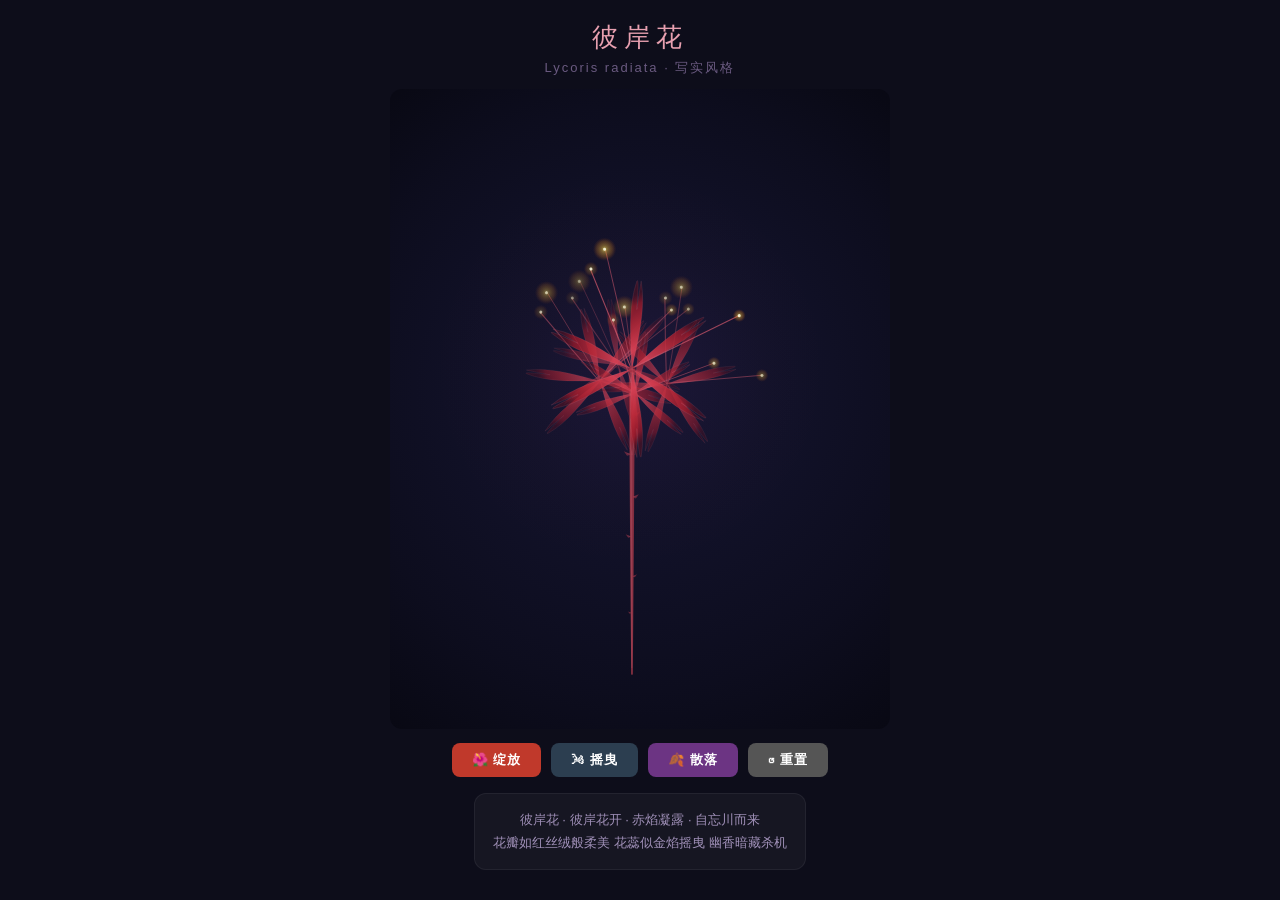
<file: bihua.html>
<!DOCTYPE html>
<html lang="zh-CN">
<head>
<meta charset="UTF-8">
<meta name="viewport" content="width=device-width,initial-scale=1.0">
<title>彼岸花 · 写实</title>
<style>
*{margin:0;padding:0;box-sizing:border-box}
body{
  background:#0d0d1a;font-family:'Segoe UI','PingFang SC',sans-serif;
  display:flex;flex-direction:column;align-items:center;padding:20px;color:#ccc;
  min-height:100vh
}
h1{font-size:26px;color:#e8a0b0;letter-spacing:6px;font-weight:300;margin-bottom:4px}
.sub{color:#6a5a80;font-size:13px;letter-spacing:2px;margin-bottom:12px}
canvas{display:block;border-radius:12px}
.info{
  max-width:500px;margin-top:16px;padding:14px 18px;
  background:rgba(255,255,255,.04);border-radius:12px;
  border:1px solid rgba(255,255,255,.06);font-size:13px;line-height:1.8;color:#a090b8;
  text-align:center
}
.ctrl{margin-top:14px;display:flex;gap:10px;flex-wrap:wrap;justify-content:center}
.btn{
  padding:8px 20px;border:none;border-radius:8px;font-size:13px;font-weight:600;cursor:pointer;
  transition:all .2s;letter-spacing:1px
}
.btn-bloom{background:#c0392b;color:#fff}
.btn-bloom:hover{background:#e74c3c}
.btn-sway{background:#2c3e50;color:#fff}
.btn-sway:hover{background:#34495e}
.btn-scatter{background:#6c3483;color:#fff}
.btn-scatter:hover{background:#8e44ad}
.btn-reset{background:#555;color:#fff}
.btn-reset:hover{background:#777}
</style>
</head>
<body>

<h1>彼岸花</h1>
<p class="sub">Lycoris radiata · 写实风格</p>

<canvas id="flowerCanvas" width="500" height="640"></canvas>

<div class="ctrl">
  <button class="btn btn-bloom" id="btnBloom">🌺 绽放</button>
  <button class="btn btn-sway" id="btnSway">🌬 摇曳</button>
  <button class="btn btn-scatter" id="btnScatter">🍂 散落</button>
  <button class="btn btn-reset" id="btnReset">↺ 重置</button>
</div>

<div class="info">
  彼岸花 · 彼岸花开 · 赤焰凝露 · 自忘川而来<br>
  花瓣如红丝绒般柔美 花蕊似金焰摇曳 幽香暗藏杀机
</div>

<script>
(function(){
'use strict';

var canvas = document.getElementById('flowerCanvas');
var ctx = canvas.getContext('2d');
var W = canvas.width, H = canvas.height;
var W2 = W/2;

// ======================== 花瓣形状 ========================

function drawTepalPath(ctx, len, wid, curl) {
  var w2 = wid*0.5, w3 = wid*0.25;
  var m1 = len*0.38, m2 = len*0.70, m3 = len*0.92;
  var cx = curl * len * 0.16;
  ctx.beginPath();
  ctx.moveTo(0,0);
  ctx.bezierCurveTo(m1,-w2, m2,-wid, m3+cx,-w3);
  ctx.quadraticCurveTo(len*1.02 + cx*0.4, 0, m3*0.65 + cx, 0);
  ctx.quadraticCurveTo(len*1.02 + cx*0.4, w3, m3+cx, w3);
  ctx.bezierCurveTo(m2, wid, m1, w2, 0,0);
  ctx.closePath();
}

// ======================== 画花 ========================

function drawFlower(ctx, cx, cy, size, rot, bloomT, swayOff) {
  ctx.save();
  ctx.translate(cx, cy);
  ctx.rotate(rot + swayOff * 0.025);

  var pl = size * (0.25 + bloomT * 0.75);
  var pw = size * 0.10 * bloomT; if (pw < 0.5) pw = 0.5;
  var sl = pl * 1.5 * (0.15 + bloomT * 0.85);

  // 花瓣
  for (var i = 0; i < 6; i++) {
    var a = (i / 6) * Math.PI * 2 - Math.PI/2 + (i%2===0?0.08:-0.08);
    ctx.save(); ctx.rotate(a);
    var grad = ctx.createRadialGradient(0,0,0, 0,pl*0.5,pl);
    grad.addColorStop(0, 'rgba(195,55,75,0.88)');
    grad.addColorStop(0.25,'rgba(215,65,85,0.9)');
    grad.addColorStop(0.6, 'rgba(185,40,55,0.85)');
    grad.addColorStop(0.85,'rgba(155,25,42,0.75)');
    grad.addColorStop(1, 'rgba(110,15,28,0.4)');
    ctx.fillStyle = grad;
    drawTepalPath(ctx, pl, pw, 0.5 * bloomT);
    ctx.fill();
    if (bloomT > 0.3) {
      ctx.strokeStyle = 'rgba(255,160,180,' + (0.15 * bloomT) + ')';
      ctx.lineWidth = 0.6; ctx.stroke();
    }
    ctx.restore();
  }

  // 雄蕊 — 自然曲线发散
  for (var i = 0; i < stamenParams.length; i++) {
    var p = stamenParams[i];
    var flicker = Math.sin(state.time * p.fSpeed + i * 2.3) * p.fAmp;
    ctx.save(); ctx.rotate(p.angle + flicker);
    var sl2 = sl * p.lenFac;
    // 花丝 (暗红自然弯曲)
    ctx.strokeStyle = 'rgba(200,85,105,' + (0.4 + bloomT * 0.35) + ')';
    ctx.lineWidth = p.lw;
    ctx.beginPath(); ctx.moveTo(p.offX, 0);
    ctx.quadraticCurveTo(p.curve * 8, -sl2 * 0.5, p.curve * 4, -sl2);
    ctx.stroke();
    if (bloomT > 0.2) {
      // 花药 — 金焰
      var flameSize = p.fSize + Math.sin(state.time * 0.0351 + i * 1.7) * 0.9;
      var flameAlpha = 0.6 + Math.sin(state.time * 0.039 + i * 2.0) * 0.2;
      var grd = ctx.createRadialGradient(0, -sl2, 0, 0, -sl2, flameSize * 2.5);
      grd.addColorStop(0, 'rgba(255, 235, 110, ' + flameAlpha + ')');
      grd.addColorStop(0.3, 'rgba(255, 200, 60, ' + flameAlpha * 0.6 + ')');
      grd.addColorStop(0.7, 'rgba(255, 150, 25, ' + flameAlpha * 0.3 + ')');
      grd.addColorStop(1, 'rgba(200, 80, 10, 0)');
      ctx.fillStyle = grd;
      ctx.beginPath(); ctx.arc(0, -sl2, flameSize * 2.5, 0, Math.PI * 2); ctx.fill();
      ctx.fillStyle = 'rgba(255, 255, 230, 0.85)';
      ctx.beginPath(); ctx.arc(0, -sl2, 1.5, 0, Math.PI * 2); ctx.fill();
    }
    ctx.restore();
  }

  // 花心
  ctx.fillStyle = 'rgba(150,38,55,' + (0.25 + bloomT * 0.25) + ')';
  ctx.beginPath(); ctx.arc(0,0,3.5 * bloomT,0,Math.PI*2); ctx.fill();

  ctx.restore();
}

// ======================== 花梗 (渐尖 + 刺) ========================

function drawStem(ctx, x, y1, y2, bloomT, swayOff) {
  ctx.save();
  var swayX = Math.sin(swayOff) * 6;
  var topW = (4.5 + bloomT * 2) / 2;
  var botW = 0.8;

  // 渐尖茎体 — 顶部宽底部窄，填充形状
  ctx.beginPath();
  ctx.moveTo(x + swayX - topW, y1);
  ctx.quadraticCurveTo(x + swayX - (topW+botW)*0.5, (y1+y2)*0.5, x + swayX - botW, y2);
  ctx.quadraticCurveTo(x + swayX, y2 + 2, x + swayX + botW, y2);
  ctx.quadraticCurveTo(x + swayX + (topW+botW)*0.5, (y1+y2)*0.5, x + swayX + topW, y1);
  ctx.closePath();

  var sg = ctx.createLinearGradient(x - topW, y1, x + topW, y1);
  sg.addColorStop(0, 'rgba(130,42,55,' + (0.7 * bloomT) + ')');
  sg.addColorStop(0.3,'rgba(185,65,80,' + (0.8 * bloomT) + ')');
  sg.addColorStop(0.7,'rgba(165,55,72,' + (0.78 * bloomT) + ')');
  sg.addColorStop(1, 'rgba(120,35,48,' + (0.7 * bloomT) + ')');
  ctx.fillStyle = sg; ctx.fill();

  // 高光线 (左偏)
  ctx.strokeStyle = 'rgba(230,140,160,' + (0.12 * bloomT) + ')';
  ctx.lineWidth = 1.2;
  ctx.beginPath();
  ctx.moveTo(x + swayX - topW*0.3, y1 + 8);
  ctx.quadraticCurveTo(x + swayX - (topW+botW)*0.25, (y1+y2)*0.5, x + swayX - botW*0.2, y2 - 6);
  ctx.stroke();

  // ---- 刺 (固定大小, 不抖动) ----
  var thornDefs = [
    { t: 0.15, side: 1, sz: 4.0 },
    { t: 0.28, side:-1, sz: 3.6 },
    { t: 0.42, side: 1, sz: 3.2 },
    { t: 0.55, side:-1, sz: 2.8 },
    { t: 0.68, side: 1, sz: 2.3 },
    { t: 0.80, side:-1, sz: 1.8 },
  ];
  for (var i = 0; i < thornDefs.length; i++) {
    var d = thornDefs[i];
    var ty = y1 + d.t * (y2 - y1);
    var lineT = (ty - y1) / (y2 - y1);
    var stemX = x + swayX + (topW - botW) * (1 - lineT) * (-0.15);
    var sz = d.sz * bloomT; if (sz < 0.3) sz = 0.3;
    var sd = d.side;

    // 刺身 (暗红)
    ctx.fillStyle = 'rgba(165,55,72,' + (0.55 * bloomT) + ')';
    ctx.beginPath();
    ctx.moveTo(stemX, ty);
    ctx.lineTo(stemX + sd * sz * 2.2, ty - sz * 0.9);
    ctx.lineTo(stemX + sd * sz * 1.3, ty + sz * 0.4);
    ctx.closePath(); ctx.fill();

    // 刺高光
    ctx.fillStyle = 'rgba(230,140,155,' + (0.12 * bloomT) + ')';
    ctx.beginPath();
    ctx.moveTo(stemX + sd * 0.8, ty - sz * 0.2);
    ctx.lineTo(stemX + sd * sz * 1.6, ty - sz * 0.5);
    ctx.lineTo(stemX + sd * sz * 1.0, ty + sz * 0.05);
    ctx.closePath(); ctx.fill();
  }

  ctx.restore();
}

// ======================== 场景 ========================

var state = {
  bloomT: 1, targetBloom: 1,
  fadeAlpha: 1, targetFade: 1,
  glowIntensity: 0, targetGlow: 0,
  swayPhase: 0, swaySpeed: 0,
  swayActive: false,
  scattered: false,
  particles: [], particleLoop: null,
  time: 0,
};

// 花蕊参数 (每次刷新随机生成)
var stamenParams = [];
(function(){
  for (var i = 0; i < 3; i++) {
    stamenParams.push({
      angle: (i - 1) * 0.7 + (Math.random() - 0.5) * 1.0,
      lenFac: 0.80 + Math.random() * 0.30,
      curve: (Math.random() - 0.5) * 0.5,
      lw: 0.65 + Math.random() * 0.45,
      offX: (Math.random() - 0.5) * 2.0,
      fSpeed: 0.014 + Math.random() * 0.012,
      fAmp: 0.02 + Math.random() * 0.025,
      fSize: 2.8 + Math.random() * 1.6,
    });
  }
})();

function drawScene() {
  ctx.clearRect(0,0,W,H);

  var t = state.bloomT;
  var sway = state.swayPhase;
  var stalkX = W2 - 8;
  var stalkTop = 280;
  var stalkBase = 585;

  // 花梗从花心向下凝集，如能量实体化
  var stemEnd = stalkTop + (stalkBase - stalkTop) * t;

  // 深邃渐变背景
  var bg = ctx.createRadialGradient(W2,280,0, W2,320,420);
  bg.addColorStop(0,   '#161638');
  bg.addColorStop(0.3, '#12122a');
  bg.addColorStop(0.7, '#0d0d1e');
  bg.addColorStop(1,   '#080812');
  ctx.fillStyle = bg; ctx.fillRect(0,0,W,H);

  // 微光晕
  var aura = ctx.createRadialGradient(W2 - 10, stalkTop, 0, W2 - 10, stalkTop, 200);
  aura.addColorStop(0, 'rgba(200,60,80,' + (0.04 * t) + ')');
  aura.addColorStop(1, 'rgba(200,60,80,0)');
  ctx.fillStyle = aura;
  ctx.beginPath(); ctx.arc(W2 - 10, stalkTop, 200, 0, Math.PI*2); ctx.fill();

  // 摇曳暗红灵气 (画在花后面，作为背光)
  if (state.glowIntensity > 0.01) {
    var gi = state.glowIntensity * (0.35 + Math.sin(state.swayPhase * 2) * 0.15);
    var pulseR = 160 + Math.sin(state.swayPhase) * 25;
    var grd = ctx.createRadialGradient(W2-8, stalkTop, 0, W2-8, stalkTop, pulseR);
    grd.addColorStop(0, 'rgba(180, 20, 35, ' + gi + ')');
    grd.addColorStop(0.3, 'rgba(120, 10, 25, ' + gi * 0.6 + ')');
    grd.addColorStop(0.7, 'rgba(60, 5, 15, ' + gi * 0.25 + ')');
    grd.addColorStop(1, 'rgba(20, 0, 5, 0)');
    ctx.fillStyle = grd;
    ctx.beginPath(); ctx.arc(W2-8, stalkTop, pulseR, 0, Math.PI*2);
    ctx.fill();
  }

  ctx.save();
  ctx.globalAlpha = state.fadeAlpha;

  // 茎 (从花心向下延伸)
  drawStem(ctx, stalkX, stalkTop, stemEnd, t, sway);

  // 花朵集群
  var flowers = [
    { x:0,  y:0,   size:88,  rot:0,    alpha:1.0 },
    { x:-32,y:12,  size:74,  rot:-0.3, alpha:0.7 },
    { x:35, y:15,  size:70,  rot:0.35, alpha:0.65 },
    { x:3,  y:24,  size:62,  rot:0.1,  alpha:0.75 },
    { x:-14,y:-4,  size:66,  rot:-0.2, alpha:0.5 },
  ];
  var order = [4,1,2,3,0];
  for (var d = 0; d < order.length; d++) {
    var f = flowers[order[d]];
    ctx.save();
    ctx.globalAlpha = state.fadeAlpha * f.alpha * (0.25 + t * 0.75);
    drawFlower(ctx, stalkX + f.x, stalkTop + f.y, f.size * (0.4 + t * 0.6), f.rot, t, sway + f.x * 0.025);
    ctx.restore();
  }

  ctx.restore();

  // 散射粒子
  if (state.particles.length > 0) drawParticles();
}

// ======================== 粒子 (慢速缓降) ========================

function spawnScatter() {
  if (state.scattered) return;
  state.scattered = true;
  state.targetFade = 0;

  var cx = W2 - 8, cy = 280;
  var stalkY1 = 280, stalkY2 = 585;

  // ---- 花瓣粒子 (从花心爆开) ----
  var cols = ['#e74c3c','#d63031','#c0392b','#b71540','#e84393','#fd79a8','#ff7675','#d63031'];
  var n = 26 + Math.floor(Math.random() * 16);
  for (var i = 0; i < n; i++) {
    var a = Math.random() * Math.PI * 2;
    var sp = 1.0 + Math.random() * 1.6;
    var sz = 3 + Math.random() * 8;
    state.particles.push({
      x: cx + (Math.random()-0.5)*20,
      y: cy + (Math.random()-0.5)*15,
      vx: Math.cos(a) * sp,
      vy: Math.sin(a) * sp - 1.2,
      w: sz, h: sz * (1.3 + Math.random() * 0.6),
      rot: Math.random() * Math.PI * 2,
      rs: (Math.random() - 0.5) * 0.008,
      c: cols[i % cols.length],
      life: 0.8 + Math.random() * 0.2,
      de: 0.0018 + Math.random() * 0.002,
      g: 0.014 + Math.random() * 0.012,
      dr: 0.97 + Math.random() * 0.01,
    });
  }

  // ---- 花梗粒子 (原地弥散, 细小粉尘感) ----
  var stemCols = ['#5a1a28','#6e2030','#8a2a3a','#7a2535','#9a3545','#6a2030','#4a1520','#823040'];
  var m = 40 + Math.floor(Math.random() * 20);
  for (var i = 0; i < m; i++) {
    var t = Math.random();
    var ty = stalkY1 + t * (stalkY2 - stalkY1);
    var side = Math.random() * 2 - 1;
    var spread = 0.2 + Math.random() * 0.8;
    var sz = 1.5 + Math.random() * 3.5;
    state.particles.push({
      x: cx + side * (2 + t * 3) + (Math.random()-0.5)*6,
      y: ty + (Math.random()-0.5)*4,
      vx: side * spread * 0.4 + (Math.random()-0.5)*0.3,
      vy: -0.15 - Math.random() * 0.35,
      w: sz, h: sz * (0.8 + Math.random() * 0.4),
      rot: Math.random() * Math.PI * 2,
      rs: (Math.random() - 0.5) * 0.005,
      c: stemCols[i % stemCols.length],
      life: 0.6 + Math.random() * 0.4,
      de: 0.001 + Math.random() * 0.0015,
      g: 0.002 + Math.random() * 0.003,
      dr: 0.98 + Math.random() * 0.01,
    });
  }

  if (!state.particleLoop) state.particleLoop = requestAnimationFrame(particleLoop);
}

function particleLoop() {
  var alive = false;
  for (var i = state.particles.length - 1; i >= 0; i--) {
    var p = state.particles[i];
    p.vx *= p.dr; p.vy *= p.dr;
    p.vy += p.g;
    p.x += p.vx; p.y += p.vy;
    p.rot += p.rs;
    p.life -= p.de;
    if (p.life <= 0 || p.y > H + 40) { state.particles.splice(i,1); continue; }
    alive = true;
  }
  drawParticles();
  if (alive) state.particleLoop = requestAnimationFrame(particleLoop);
  else state.particleLoop = null;
}

function drawParticles() {
  for (var i = 0; i < state.particles.length; i++) {
    var p = state.particles[i];
    ctx.save();
    ctx.translate(p.x, p.y); ctx.rotate(p.rot);
    ctx.globalAlpha = Math.max(0, p.life);
    ctx.fillStyle = p.c;
    ctx.beginPath();
    ctx.moveTo(0, -p.h/2);
    ctx.quadraticCurveTo(p.w/2, -p.h/4, p.w/2, 0);
    ctx.quadraticCurveTo(p.w/2, p.h/4, 0, p.h/2);
    ctx.quadraticCurveTo(-p.w/2, p.h/4, -p.w/2, 0);
    ctx.quadraticCurveTo(-p.w/2, -p.h/4, 0, -p.h/2);
    ctx.closePath(); ctx.fill();
    ctx.restore();
  }
}

// ======================== 主循环 ========================

var animLoop = null;
function startAnimLoop() {
  if (animLoop) return;
  animLoop = requestAnimationFrame(function tick() {
    if (Math.abs(state.bloomT - state.targetBloom) > 0.005) {
      state.bloomT += (state.targetBloom - state.bloomT) * 0.025;
    } else state.bloomT = state.targetBloom;

    if (Math.abs(state.fadeAlpha - state.targetFade) > 0.005) {
      state.fadeAlpha += (state.targetFade - state.fadeAlpha) * 0.045;
    } else state.fadeAlpha = state.targetFade;

    if (Math.abs(state.glowIntensity - state.targetGlow) > 0.005) {
      state.glowIntensity += (state.targetGlow - state.glowIntensity) * 0.035;
    } else state.glowIntensity = state.targetGlow;

    if (state.swayActive) {
      state.swayPhase += 0.005;
    } else if (state.swaySpeed > 0.001) {
      state.swayPhase += state.swaySpeed;
      state.swaySpeed *= 0.985;
      if (state.swaySpeed < 0.001) state.swaySpeed = 0;
    }

    state.time++;

    drawScene();
    animLoop = requestAnimationFrame(tick);
  });
}
startAnimLoop();

// ======================== 交互 ========================

document.getElementById('btnBloom').addEventListener('click', function() {
  state.targetBloom = 1; state.bloomT = 0;
  state.fadeAlpha = 1; state.targetFade = 1;
  state.scattered = false;
  var btn = document.getElementById('btnSway');
  if (!state.swayActive) { btn.textContent = '🌬 摇曳'; btn.style.background = '#2c3e50'; btn.disabled = false; btn.style.opacity = '1'; btn.style.cursor = 'pointer'; }
});
document.getElementById('btnSway').addEventListener('click', function() {
  if (state.scattered) return;
  state.swayActive = !state.swayActive;
  state.targetGlow = state.swayActive ? 1 : 0;
  var btn = document.getElementById('btnSway');
  if (state.swayActive) {
    btn.textContent = '🌬 摇曳中';
    btn.style.background = '#8e44ad';
  } else {
    btn.textContent = '🌬 摇曳';
    btn.style.background = '#2c3e50';
  }
});
document.getElementById('btnScatter').addEventListener('click', function() {
  if (!state.scattered) {
    state.swayActive = false; state.targetGlow = 0;
    var btn = document.getElementById('btnSway');
    btn.textContent = '🌬 摇曳';
    btn.style.background = '#2c3e50';
    btn.disabled = true; btn.style.opacity = '0.4'; btn.style.cursor = 'not-allowed';
    spawnScatter();
  }
});
document.getElementById('btnReset').addEventListener('click', function() {
  state.targetBloom = 1; state.bloomT = 1;
  state.fadeAlpha = 1; state.targetFade = 1;
  state.glowIntensity = 0; state.targetGlow = 0;
  state.swayPhase = 0; state.swaySpeed = 0;
  state.swayActive = false;
  state.scattered = false; state.particles = [];
  if (state.particleLoop) { cancelAnimationFrame(state.particleLoop); state.particleLoop = null; }
  var btn = document.getElementById('btnSway');
  btn.textContent = '🌬 摇曳'; btn.style.background = '#2c3e50';
  btn.disabled = false; btn.style.opacity = '1'; btn.style.cursor = 'pointer';
  drawScene();
});

})();
</script>
</body>
</html>
</file>
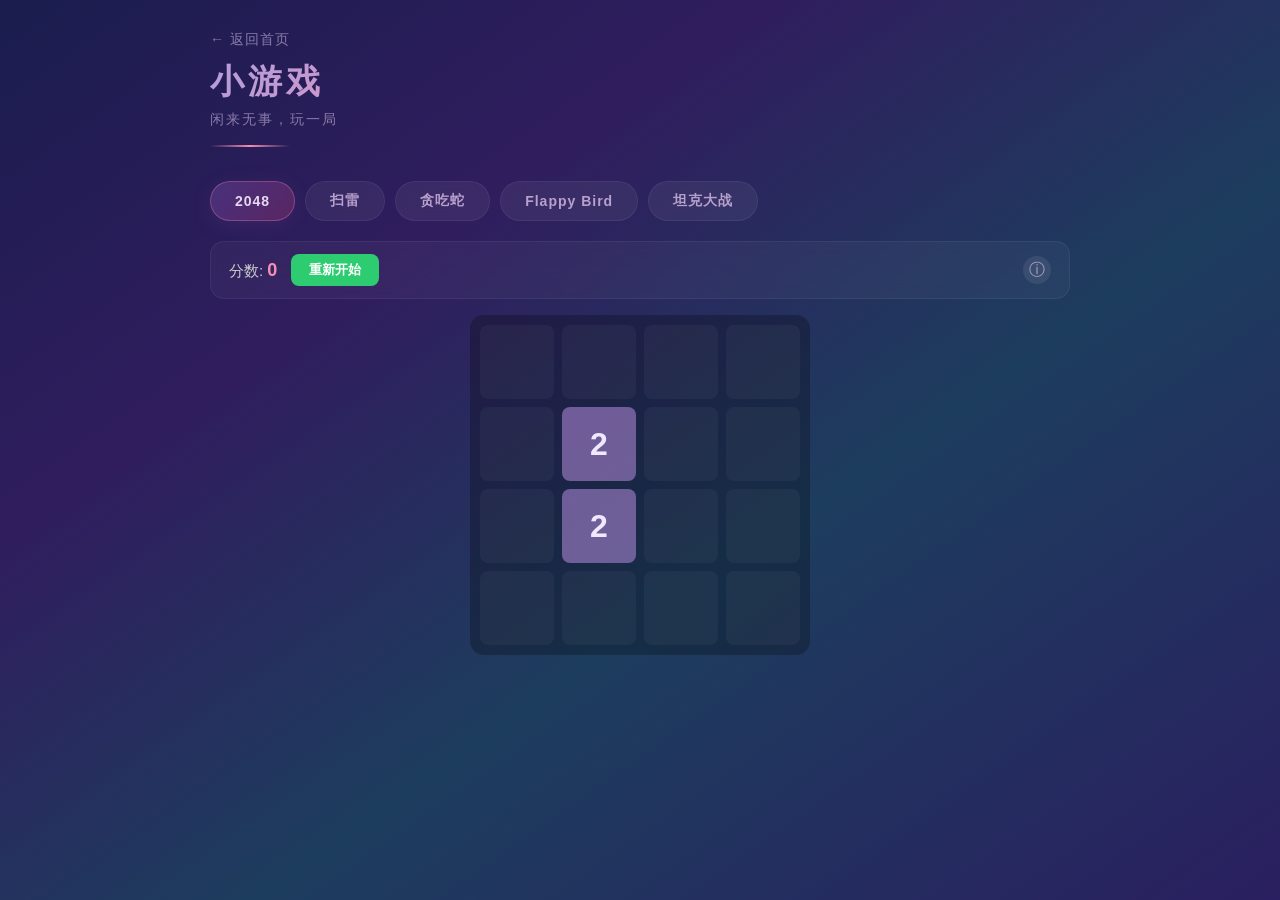
<file: games.html>
<!DOCTYPE html>
<html lang="zh-CN">
<head>
<meta charset="UTF-8">
<meta name="viewport" content="width=device-width,initial-scale=1.0">
<meta http-equiv="Cache-Control" content="no-cache, no-store, must-revalidate">
<meta http-equiv="Pragma" content="no-cache">
<meta http-equiv="Expires" content="0">
<title>小游戏 - 双鱼小栈</title>
<link rel="stylesheet" href="common.css">
<style>
.tabs{max-width:900px;margin:24px auto 20px;padding:0 20px;display:flex;gap:10px;flex-wrap:wrap}
.tab-btn{
  padding:10px 24px;border:none;border-radius:50px;font-size:14px;font-weight:600;cursor:pointer;
  transition:all .3s;background:rgba(255,255,255,.06);color:#b8a0cc;backdrop-filter:blur(10px);
  border:1px solid rgba(255,255,255,.06);letter-spacing:1px
}
.tab-btn:hover{background:rgba(255,255,255,.12);border-color:rgba(244,143,177,.2)}
.tab-btn.active{background:linear-gradient(135deg,rgba(120,80,180,.4),rgba(200,60,120,.3));border-color:rgba(244,143,177,.3);color:#e8d8f0;box-shadow:0 4px 20px rgba(150,80,180,.15)}
.game-panel{display:none;max-width:900px;margin:0 auto;padding:0 20px 40px}
.game-panel.active{display:block;animation:fadeUp .4s ease}
@keyframes fadeUp{from{opacity:0;transform:translateY(16px)}to{opacity:1;transform:translateY(0)}}

/* game header */
.game-hdr{
  position:relative;z-index:11;
  display:flex;align-items:center;gap:14px;flex-wrap:wrap;
  background:rgba(255,255,255,.04);backdrop-filter:blur(12px);
  border-radius:14px;padding:12px 18px;margin-bottom:16px;
  border:1px solid rgba(255,255,255,.06)
}
.game-hdr span{font-size:15px;color:#ccc}
.game-hdr strong{color:#f48fb1;font-size:18px}
.rst-btn{
  padding:7px 18px;border:none;border-radius:8px;font-size:13px;font-weight:600;cursor:pointer;
  background:#2ecc71;color:#fff;white-space:nowrap;transition:background .2s
}
.rst-btn:hover{background:#27ae60}
.rst-btn.danger{background:#555}
.rst-btn.danger:hover{background:#777}
.game-overlay{
  display:none;position:absolute;inset:0;background:rgba(0,0,0,.7);
  backdrop-filter:blur(4px);border-radius:16px;z-index:10;
  align-items:center;justify-content:center;font-size:28px;font-weight:700;letter-spacing:3px;text-align:center
}
.game-overlay.on{display:flex;flex-direction:column;gap:8px}
.game-overlay .sub{font-size:16px;font-weight:400;color:#aaa;letter-spacing:1px}
.game-panel{position:relative}

/* ===== 2048 ===== */
.g2048-wrap{display:flex;justify-content:center}
.g2048-grid{
  display:grid;grid-template-columns:repeat(4,1fr);gap:8px;
  background:rgba(0,0,0,.25);border-radius:14px;padding:10px;
  width:340px;max-width:100%
}
.tile{
  aspect-ratio:1;border-radius:8px;display:flex;align-items:center;justify-content:center;
  font-size:28px;font-weight:700;transition:all .1s;user-select:none
}
.tile-0{background:rgba(255,255,255,.04);color:transparent}
.tile-2{background:rgba(180,140,220,.55);color:#f0e8ff;font-size:32px}
.tile-4{background:rgba(160,120,210,.65);color:#f0e8ff;font-size:32px}
.tile-8{background:rgba(210,120,170,.75);color:#fff;font-size:32px}
.tile-16{background:rgba(220,100,150,.8);color:#fff;font-size:28px}
.tile-32{background:rgba(230,80,130,.85);color:#fff;font-size:28px}
.tile-64{background:rgba(240,60,110,.9);color:#fff;font-size:28px}
.tile-128{background:rgba(255,200,60,.85);color:#3a2a1a;font-size:24px;box-shadow:0 0 16px rgba(255,200,60,.3)}
.tile-256{background:rgba(255,210,40,.85);color:#3a2a1a;font-size:24px;box-shadow:0 0 20px rgba(255,210,40,.35)}
.tile-512{background:rgba(255,190,20,.85);color:#3a2a1a;font-size:24px;box-shadow:0 0 24px rgba(255,190,20,.4)}
.tile-1024{background:rgba(255,180,0,.85);color:#3a2a1a;font-size:18px;box-shadow:0 0 28px rgba(255,180,0,.45)}
.tile-2048{background:rgba(255,215,0,.9);color:#3a2a1a;font-size:18px;box-shadow:0 0 35px rgba(255,215,0,.5)}

/* ===== Minesweeper ===== */
.ms-wrap{display:flex;justify-content:center}
.ms-grid{display:grid;grid-template-columns:repeat(9,38px);gap:2px}
.ms-cell{
  width:38px;height:38px;border:none;border-radius:4px;cursor:pointer;
  font-size:15px;font-weight:700;display:flex;align-items:center;justify-content:center;
  transition:background .1s;user-select:none;padding:0
}
.ms-cell.hidden{background:rgba(255,255,255,.1);color:#ccc}
.ms-cell.hidden:hover{background:rgba(255,255,255,.18)}
.ms-cell.revealed{background:rgba(0,0,0,.25);cursor:default;color:#ccc}
.ms-cell.n1{color:#64b5f6}
.ms-cell.n2{color:#81c784}
.ms-cell.n3{color:#ef5350}
.ms-cell.n4{color:#7c4dff}
.ms-cell.n5{color:#ff7043}
.ms-cell.n6{color:#4dd0e1}
.ms-cell.n7{color:#333}
.ms-cell.n8{color:#888}
.ms-cell.mine{background:rgba(230,60,60,.4)}
.ms-cell.flagged{background:rgba(100,180,255,.15)}

/* ===== Snake ===== */
.snake-layout{display:flex;justify-content:center;align-items:flex-start;gap:16px;flex-wrap:wrap}
.canvas-wrap{display:flex;justify-content:center;width:100%}
.canvas-wrap canvas{
  border-radius:12px;max-width:100%;height:auto;
  background:rgba(0,0,0,.25);box-shadow:0 0 30px rgba(0,0,0,.2)
}
.snake-side{display:flex;flex-direction:column;align-items:center;gap:8px}
.ctrl-row{display:grid;grid-template-columns:repeat(3,48px);gap:4px;justify-content:center}
.dir-btn{
  width:48px;height:48px;border:none;border-radius:10px;cursor:pointer;
  font-size:18px;display:flex;align-items:center;justify-content:center;
  background:rgba(255,255,255,.08);color:#b8a0cc;user-select:none;transition:background .15s;
  -webkit-tap-highlight-color:transparent;touch-action:manipulation
}
.dir-btn:hover{background:rgba(255,255,255,.16)}
.dir-btn:active{background:rgba(255,255,255,.22)}

/* ===== Flappy ===== */
.flappy-hint{text-align:center;color:#f48fb1;font-size:18px;margin:12px auto 0;letter-spacing:2px;font-weight:600;background:rgba(0,0,0,0.3);padding:10px 20px;border-radius:10px;display:inline-block;width:auto;max-width:90%}
.flappy-hint-wrap{text-align:center}

/* ===== Info button + rules panel ===== */
.info-btn{
  width:28px;height:28px;border:none;border-radius:50%;
  background:rgba(255,255,255,.08);color:#b8a0cc;
  font-size:16px;cursor:pointer;display:flex;
  align-items:center;justify-content:center;
  margin-left:auto;transition:background .2s;
  font-family:serif;line-height:1
}
.info-btn:hover{background:rgba(255,255,255,.18)}
.rules-panel{
  display:none;background:rgba(255,255,255,.04);
  backdrop-filter:blur(12px);border-radius:14px;
  padding:16px 20px;margin:12px auto 0;
  border:1px solid rgba(255,255,255,.06);
  max-width:420px;font-size:14px;line-height:2.1;color:#bbb
}
.rules-panel.on{display:block;position:relative;z-index:15}
.rules-panel.on{display:block}
.rules-panel h4{color:#e0d0e8;font-size:15px;margin-bottom:4px;letter-spacing:1px}
.rules-panel strong{color:#f48fb1}
.game-hint{text-align:center;font-size:13px;color:#8a7aaa;margin-top:8px;letter-spacing:1px}

@media(max-width:640px){
  .hdr h1{font-size:26px;letter-spacing:3px}
  .tabs{gap:8px}
  .tab-btn{padding:8px 16px;font-size:13px}
  .g2048-grid{width:290px;gap:6px;padding:8px}
  .tile{font-size:22px}
  .tile-2,.tile-4,.tile-8{font-size:26px}
  .tile-128,.tile-256,.tile-512{font-size:20px}
  .tile-1024,.tile-2048{font-size:15px}
  .ms-grid{grid-template-columns:repeat(9,32px)}
  .ms-cell{width:32px;height:32px;font-size:13px}
}
</style>
</head>
<body>

<a href="#game-content" style="position:absolute;left:-9999px;width:1px;height:1px;overflow:hidden;z-index:999"
   onfocus="this.style.left='16px';this.style.top='16px';this.style.width='auto';this.style.height='auto';this.style.background='#1a1d4e';this.style.color='#f48fb1';this.style.padding='12px 24px';this.style.borderRadius='8px';this.style.fontSize='16px';this.style.fontWeight='600';this.style.textDecoration='none'"
   onblur="this.style.left='-9999px';this.style.width='1px';this.style.height='1px'">跳到游戏内容</a>

<div class="hdr">
  <a href="index.html">← 返回首页</a>
  <h1>小游戏</h1>
  <p>闲来无事，玩一局</p>
  <div class="div"></div>
</div>

<div class="tabs" id="game-content">
  <button class="tab-btn active" data-panel="g2048">2048</button>
  <button class="tab-btn" data-panel="ms">扫雷</button>
  <button class="tab-btn" data-panel="snake">贪吃蛇</button>
  <button class="tab-btn" data-panel="flappy">Flappy Bird</button>
  <button class="tab-btn" data-panel="tank">坦克大战</button>
</div>

<!-- ============ 2048 ============ -->
<div class="game-panel active" id="panel-g2048">
  <div class="game-hdr">
    <span>分数: <strong id="g2048-score">0</strong></span>
    <button class="rst-btn" onclick="g2048Init()">重新开始</button>
    <button class="info-btn" id="g2048-info-btn" title="玩法说明">ⓘ</button>
  </div>
  <div class="g2048-wrap"><div class="g2048-grid" id="g2048-grid"></div></div>
  <div class="rules-panel" id="g2048-rules">
    <h4>🎮 2048 玩法</h4>
    <p>棋盘共 4×4 = <strong>16 格</strong>。显示数字的是 <strong>方块</strong>，深色空白的是 <strong>空位</strong>（没有任何数字方块，<strong>不是数字0</strong>——本游戏没有 0 这个数字）</p>
    <p>使用键盘 <strong>方向键</strong>（←↑↓→）滑动，所有方块会向该方向 <strong>移动到底</strong></p>
    <p>两个相同数字的方块相撞会 <strong>合并</strong> 成一个（2+2→4，4+4→8…），合并后的位置留下一个空位</p>
    <p>每次移动后会在随机空位生成一个 <strong>2</strong> 或 <strong>4</strong>，通过不断合并一路升级：2→4→8→16→32→64→128→256→512→1024→<strong>2048</strong></p>
    <p>拼出 <strong>2048</strong> 即胜利！可继续挑战更高分</p>
    <p>当 16 格全部占满且相邻格子均无法合并时，<strong>游戏结束</strong></p>
  </div>
  <div class="game-overlay" id="g2048-over"><span id="g2048-msg">游戏结束</span><span class="sub">点击「重新开始」再来一局</span></div>
</div>

<!-- ============ 扫雷 ============ -->
<div class="game-panel" id="panel-ms">
  <div class="game-hdr">
    <span>💣 <strong id="ms-mines">10</strong></span>
    <button class="rst-btn" onclick="msInit()">重新开始</button>
    <span>⏱ <strong id="ms-timer">0</strong></span>
    <button class="rst-btn danger" id="ms-flag-btn" onclick="msToggleFlag()">🚩 标记</button>
    <span id="ms-flag-hint" style="display:none;color:#e67e22;font-size:13px;font-weight:600">标记模式</span>
    <span id="ms-flag-sub" style="display:none;color:#aaa;font-size:12px">点击添加方块标记或消除标记</span>
    <button class="info-btn" id="ms-info-btn" title="玩法说明">ⓘ</button>
  </div>
  <div class="ms-wrap"><div class="ms-grid" id="ms-grid"></div></div>
  <div class="rules-panel" id="ms-rules">
    <h4>💣 扫雷玩法</h4>
    <p>棋盘为 9×9 网格，隐藏了 <strong>10 颗地雷</strong></p>
    <p>左键点击格子 <strong>揭开</strong>，右键/<strong>🚩标记按钮</strong> 标记地雷</p>
    <p>揭开的 <strong>数字</strong> 表示周围 8 格中地雷的数量，据此推理雷的位置</p>
    <p>数字周围如果已标够雷数，可快速双击数字揭开剩余格子</p>
    <p>揭开所有非雷格子即为 <strong>胜利</strong>，踩到地雷则 <strong>游戏结束</strong></p>
  </div>
  <div class="game-overlay" id="ms-over"><span id="ms-msg">游戏结束</span><span class="sub">点击「重新开始」再来一局</span></div>
</div>

<!-- ============ 贪吃蛇 ============ -->
<div class="game-panel" id="panel-snake">
  <div class="game-hdr">
    <span>分数: <strong id="snake-score">0</strong></span>
    <button class="rst-btn" onclick="snakeInit()">重新开始</button>
    <button class="info-btn" id="snake-info-btn" title="玩法说明">ⓘ</button>
  </div>
  <div class="snake-layout">
    <div class="canvas-wrap"><canvas id="snake-canvas" width="400" height="400" role="img" aria-label="贪吃蛇游戏画面"></canvas></div>
    <div class="snake-side">
      <p class="game-hint" style="margin-top:0">控制方向</p>
      <div class="ctrl-row" id="snake-ctrl">
        <button class="dir-btn" data-sdir="up" style="grid-column:2;grid-row:1">▲</button>
        <button class="dir-btn" data-sdir="left" style="grid-column:1;grid-row:2">◀</button>
        <button class="dir-btn" data-sdir="down" style="grid-column:2;grid-row:2">▼</button>
        <button class="dir-btn" data-sdir="right" style="grid-column:3;grid-row:2">▶</button>
      </div>
    </div>
  </div>
  <div class="rules-panel" id="snake-rules">
    <h4>🐍 贪吃蛇玩法</h4>
    <p>使用 <strong>方向键 / WASD / 右侧方向按钮</strong> 控制蛇头方向</p>
    <p>蛇会自动前进，吃到红色 <strong>食物</strong> 会增长 1 节并加 1 分</p>
    <p>蛇不能 <strong>掉头</strong>（不能直接反向），撞到 <strong>墙壁</strong> 或 <strong>自身</strong> 则游戏结束</p>
  </div>
  <div class="game-overlay" id="snake-over"><span>游戏结束</span><span class="sub" id="snake-msg">得分: 0</span></div>
</div>

<!-- ============ Flappy Bird ============ -->
<div class="game-panel" id="panel-flappy">
  <div class="game-hdr">
    <span>分数: <strong id="flappy-score">0</strong></span>
    <button class="rst-btn" onclick="flappyInit()">重新开始</button>
    <button class="info-btn" id="flappy-info-btn" title="玩法说明">ⓘ</button>
  </div>
  <div class="canvas-wrap"><canvas id="flappy-canvas" width="400" height="500" role="img" aria-label="Flappy Bird 游戏画面"></canvas></div>
  <div class="flappy-hint-wrap"><div class="flappy-hint" id="flappyHint">按 空格 / 点击画面 飞行</div></div>
  <div class="rules-panel" id="flappy-rules">
    <h4>🐦 Flappy Bird 玩法</h4>
    <p>按 <strong>空格键</strong> 或 <strong>点击画面</strong> 让鸟向上飞</p>
    <p>不操作时鸟会在重力作用下 <strong>自然下落</strong></p>
    <p>穿越绿色 <strong>管道</strong> 之间的空隙，每穿过一个得 1 分</p>
    <p>撞到 <strong>管道</strong> 或 <strong>地面/天花板</strong> 则游戏结束</p>
  </div>
  <div class="game-overlay" id="flappy-over"><span>游戏结束</span><span class="sub" id="flappy-msg">得分: 0</span></div>
</div>

<!-- ============ 坦克大战 ============ -->
<div class="game-panel" id="panel-tank">
  <div class="game-hdr">
    <span>🏆 消灭: <strong id="tank-kills">0</strong>/<strong id="tank-total">10</strong></span>
    <span>❤️ <strong id="tank-lives">3</strong></span>
    <button class="rst-btn" onclick="tankInit()">重新开始</button>
    <button class="info-btn" id="tank-info-btn" title="玩法说明">ⓘ</button>
  </div>
  <div class="snake-layout">
    <div class="canvas-wrap"><canvas id="tank-canvas" width="416" height="416" role="img" aria-label="坦克大战游戏画面"></canvas></div>
    <div class="snake-side">
      <p class="game-hint" style="margin-top:0">移动 / 射击</p>
      <div class="ctrl-row" id="tank-ctrl">
        <button class="dir-btn" data-tdir="up" style="grid-column:2;grid-row:1">▲</button>
        <button class="dir-btn" data-tdir="left" style="grid-column:1;grid-row:2">◀</button>
        <button class="dir-btn" data-tdir="down" style="grid-column:2;grid-row:2">▼</button>
        <button class="dir-btn" data-tdir="right" style="grid-column:3;grid-row:2">▶</button>
      </div>
      <button class="rst-btn" id="tank-fire-btn" style="margin-top:2px;font-size:15px;padding:8px 32px">🔥 开火</button>
    </div>
  </div>
  <div class="rules-panel" id="tank-rules">
    <h4>🎮 坦克大战 玩法</h4>
    <p>使用 <strong>WASD / 方向键 / 方向按钮</strong> 移动坦克</p>
    <p>按 <strong>空格键 / 🔥开火按钮</strong> 发射子弹</p>
    <p>摧毁所有 <strong>敌方坦克</strong>（红色）即为胜利！保护基地（⭐）不被摧毁</p>
    <p>棕色 <strong>砖墙</strong> 可被子弹摧毁，灰色 <strong>钢墙</strong> 不可摧毁</p>
    <p>共有 10 辆敌军坦克，每辆 1 分。你有 <strong>3 条命</strong></p>
  </div>
  <div class="game-overlay" id="tank-over"><span id="tank-msg">游戏结束</span><span class="sub" id="tank-sub">点击「重新开始」再来一局</span></div>
</div>

<script>
(function(){
'use strict';

// ======================== Tab switching ========================
var tabs = document.getElementById('game-content');
tabs.addEventListener('click', function(e){
  var btn = e.target.closest('.tab-btn');
  if(!btn) return;
  document.querySelectorAll('.tab-btn').forEach(function(b){b.classList.remove('active')});
  document.querySelectorAll('.game-panel').forEach(function(p){p.classList.remove('active')});
  btn.classList.add('active');
  document.getElementById('panel-'+btn.dataset.panel).classList.add('active');
});

// ======================== 2048 ========================
var g2048 = { grid:[], score:0, over:false };
function g2048Init(){
  g2048.grid=Array(4).fill(null).map(function(){return[0,0,0,0]});
  g2048.score=0; g2048.over=false; g2048._warned=false;
  g2048Add(); g2048Add();
  document.getElementById('g2048-over').classList.remove('on');
  g2048Render();
}
function g2048Add(){
  var em=[];
  for(var r=0;r<4;r++)for(var c=0;c<4;c++)if(!g2048.grid[r][c])em.push({r,c});
  if(!em.length)return;
  var p=em[Math.floor(Math.random()*em.length)];
  g2048.grid[p.r][p.c]=Math.random()<.9?2:4;
}
function g2048Slide(row){
  var a=row.filter(function(v){return v!==0}),s=0;
  for(var i=0;i<a.length-1;i++){
    if(a[i]===a[i+1]){a[i]*=2;s+=a[i];a.splice(i+1,1);}
  }
  while(a.length<4)a.push(0);
  return{a:a,score:s};
}
function g2048Move(dir){
  if(g2048.over)return;
  var old=g2048.grid.map(function(r){return r.slice()}),ts=0,g=g2048.grid;
  if(dir===0){for(var c=0;c<4;c++){var col=[];for(var r=0;r<4;r++)col.push(g[r][c]);var x=g2048Slide(col);ts+=x.score;for(var r=0;r<4;r++)g[r][c]=x.a[r];}}
  else if(dir===1){for(var r=0;r<4;r++){var x=g2048Slide(g[r].slice().reverse());ts+=x.score;g[r]=x.a.reverse();}}
  else if(dir===2){for(var c=0;c<4;c++){var col=[];for(var r=3;r>=0;r--)col.push(g[r][c]);var x=g2048Slide(col);ts+=x.score;for(var r=3;r>=0;r--)g[r][c]=x.a[3-r];}}
  else{for(var r=0;r<4;r++){var x=g2048Slide(g[r]);ts+=x.score;g[r]=x.a;}}
  var moved=false;
  for(var r=0;r<4;r++)for(var c=0;c<4;c++)if(g[r][c]!==old[r][c])moved=true;
  if(!moved)return;
  g2048.score+=ts;
  // check win
  for(var r=0;r<4;r++)for(var c=0;c<4;c++)if(g[r][c]===2048&&!g2048._warned){g2048._warned=true;document.getElementById('g2048-msg').textContent='🎉 你赢了！';}
  g2048Add();
  // check game over
  var full=true;
  for(var r=0;r<4;r++)for(var c=0;c<4;c++){if(!g[r][c])full=false;else{if(c<3&&g[r][c]===g[r][c+1])full=false;if(r<3&&g[r][c]===g[r+1][c])full=false;}}
  if(full&&!g2048.over){g2048.over=true;document.getElementById('g2048-msg').textContent='游戏结束';document.getElementById('g2048-over').classList.add('on');}
  g2048Render();
}
function g2048Render(){
  var el=document.getElementById('g2048-grid');
  el.innerHTML='';
  for(var r=0;r<4;r++)for(var c=0;c<4;c++){
    var d=document.createElement('div');d.className='tile tile-'+g2048.grid[r][c];
    d.textContent=g2048.grid[r][c]||'';el.appendChild(d);
  }
  document.getElementById('g2048-score').textContent=g2048.score;
}
// keyboard
document.addEventListener('keydown',function(e){
  if(!document.getElementById('panel-g2048').classList.contains('active'))return;
  var k=e.key;
  if(k==='ArrowUp'){e.preventDefault();g2048Move(0);}
  else if(k==='ArrowRight'){e.preventDefault();g2048Move(1);}
  else if(k==='ArrowDown'){e.preventDefault();g2048Move(2);}
  else if(k==='ArrowLeft'){e.preventDefault();g2048Move(3);}
});
// touch swipe
(function(){
  var sx,sy;
  document.addEventListener('touchstart',function(e){
    if(!document.getElementById('panel-g2048').classList.contains('active'))return;
    var t=e.touches[0];sx=t.clientX;sy=t.clientY;
  });
  document.addEventListener('touchend',function(e){
    if(!document.getElementById('panel-g2048').classList.contains('active'))return;
    if(sx==null)return;
    var t=e.changedTouches[0],dx=t.clientX-sx,dy=t.clientY-sy,ax=Math.abs(dx),ay=Math.abs(dy);
    if(ax<20&&ay<20)return;
    if(ax>ay){g2048Move(dx>0?1:3);}else{g2048Move(dy>0?2:0);}
    sx=sy=null;
  });
})();

// ======================== Minesweeper ========================
var ms={board:[],ROWS:9,COLS:9,MINES:10,over:false,first:true,flagMode:false,timer:0,ti:null,minesLeft:10};
function msInit(){
  if(ms.ti){clearInterval(ms.ti);ms.ti=null;}
  ms.board=[];ms.over=false;ms.first=true;ms.timer=0;ms.minesLeft=ms.MINES;
  for(var r=0;r<ms.ROWS;r++){ms.board[r]=[];for(var c=0;c<ms.COLS;c++)ms.board[r][c]={mine:false,revealed:false,flagged:false,adj:0};}
  document.getElementById('ms-over').classList.remove('on');
  document.getElementById('ms-timer').textContent='0';
  document.getElementById('ms-mines').textContent=ms.MINES;
  msRender();
}
function msPlace(sr,sc){
  var placed=0,b=ms.board,R=ms.ROWS,C=ms.COLS,M=ms.MINES;
  while(placed<M){
    var r=Math.floor(Math.random()*R),c=Math.floor(Math.random()*C);
    if(b[r][c].mine)continue;
    if(Math.abs(r-sr)<=1&&Math.abs(c-sc)<=1)continue;
    b[r][c].mine=true;placed++;
  }
  for(var r=0;r<R;r++)for(var c=0;c<C;c++){
    if(b[r][c].mine)continue;var cnt=0;
    for(var dr=-1;dr<=1;dr++)for(var dc=-1;dc<=1;dc++){var nr=r+dr,nc=c+dc;if(nr>=0&&nr<R&&nc>=0&&nc<C&&b[nr][nc].mine)cnt++;}
    b[r][c].adj=cnt;
  }
}
function msReveal(r,c){
  if(ms.over)return;
  var b=ms.board,R=ms.ROWS,C=ms.COLS;
  if(r<0||r>=R||c<0||c>=C)return;
  var cell=b[r][c];
  if(cell.revealed||cell.flagged)return;
  if(ms.first){msPlace(r,c);ms.first=false;ms.ti=setInterval(function(){ms.timer++;document.getElementById('ms-timer').textContent=ms.timer;},1000);}
  if(cell.mine){
    cell.revealed=true;ms.over=true;
    for(var rr=0;rr<R;rr++)for(var cc=0;cc<C;cc++)if(b[rr][cc].mine)b[rr][cc].revealed=true;
    if(ms.ti){clearInterval(ms.ti);ms.ti=null;}
    document.getElementById('ms-msg').textContent='💥 踩雷了！';
    document.getElementById('ms-over').classList.add('on');
    msRender();return;
  }
  cell.revealed=true;
  if(cell.adj===0)for(var dr=-1;dr<=1;dr++)for(var dc=-1;dc<=1;dc++)msReveal(r+dr,c+dc);
  msRender();
  msCheckWin();
}
function msCheckWin(){
  if(ms.over)return;
  for(var r=0;r<ms.ROWS;r++)for(var c=0;c<ms.COLS;c++){var cb=ms.board[r][c];if(!cb.mine&&!cb.revealed)return;}
  ms.over=true;if(ms.ti){clearInterval(ms.ti);ms.ti=null;}
  document.getElementById('ms-msg').textContent='🎉 你赢了！';
  document.getElementById('ms-over').classList.add('on');
}
function msToggleFlag(){ms.flagMode=!ms.flagMode;var on=ms.flagMode;document.getElementById('ms-flag-btn').style.background=on?'#e67e22':'#555';document.getElementById('ms-flag-hint').style.display=on?'':'none';document.getElementById('ms-flag-sub').style.display=on?'':'none';}
function msFlag(r,c){
  if(ms.over)return;
  var cell=ms.board[r][c];
  if(cell.revealed)return;
  cell.flagged=!cell.flagged;
  ms.minesLeft+=cell.flagged?-1:1;
  document.getElementById('ms-mines').textContent=ms.minesLeft;
  msRender();
}
function msRender(){
  var el=document.getElementById('ms-grid');el.innerHTML='';
  for(var r=0;r<ms.ROWS;r++)for(var c=0;c<ms.COLS;c++){
    var cell=ms.board[r][c],btn=document.createElement('button');btn.className='ms-cell';
    if(cell.revealed){
      btn.className+=' revealed';
      if(cell.mine)btn.className+=' mine';
      else if(cell.adj)btn.className+=' n'+cell.adj;
      btn.textContent=cell.mine?'💣':cell.adj||'';
    }else if(cell.flagged){
      btn.className+=' hidden flagged';
      btn.textContent='🚩';
    }else{
      btn.className+=' hidden';
    }
    btn.dataset.r=r;btn.dataset.c=c;
    (function(r,c){
      btn.addEventListener('click',function(){ms.flagMode?msFlag(r,c):msReveal(r,c);});
      btn.addEventListener('contextmenu',function(e){e.preventDefault();msFlag(r,c);});
    })(r,c);
    el.appendChild(btn);
  }
}

// ======================== Snake ========================
var snake={snake:[],food:{},dir:{x:1,y:0},ndir:{x:1,y:0},score:0,over:false,started:false,firstDir:false,loop:null,COLS:20,ROWS:20,CELL:20};
function snakeInit(){
  var s=snake;
  if(s.loop){clearInterval(s.loop);s.loop=null;}
  s.snake=[{x:10,y:10},{x:9,y:10},{x:8,y:10}];
  s.dir={x:1,y:0};s.ndir={x:1,y:0};s.score=0;s.over=false;s.started=false;s.firstDir=false;
  s.food=snakeFood();
  document.getElementById('snake-over').classList.remove('on');
  document.getElementById('snake-score').textContent='0';
  snakeRender();
  s.loop=setInterval(snakeUpdate,264);
}
function snakeFood(){
  var s=snake,pos;
  do{pos={x:Math.floor(Math.random()*s.COLS),y:Math.floor(Math.random()*s.ROWS)};}
  while(s.snake.some(function(p){return p.x===pos.x&&p.y===pos.y}));
  return pos;
}
function snakeUpdate(){
  var s=snake;if(s.over)return;
  if(!document.getElementById('panel-snake').classList.contains('active'))return;
  if(!s.started){
    if(!s.firstDir)return;
    s.started=true;
  }
  if((s.ndir.x||s.ndir.y)&&(s.ndir.x!==-s.dir.x||s.ndir.y!==-s.dir.y))s.dir={x:s.ndir.x,y:s.ndir.y};
  var head={x:s.snake[0].x+s.dir.x,y:s.snake[0].y+s.dir.y};
  if(head.x<0||head.x>=s.COLS||head.y<0||head.y>=s.ROWS||s.snake.some(function(p){return p.x===head.x&&p.y===head.y})){
    s.over=true;if(s.loop){clearInterval(s.loop);s.loop=null;}
    document.getElementById('snake-msg').textContent='得分: '+s.score;
    document.getElementById('snake-over').classList.add('on');
    snakeRender();return;
  }
  s.snake.unshift(head);
  if(head.x===s.food.x&&head.y===s.food.y){s.score++;document.getElementById('snake-score').textContent=s.score;s.food=snakeFood();}
  else s.snake.pop();
  snakeRender();
}
function snakeRender(){
  var c=document.getElementById('snake-canvas'),ctx=c.getContext('2d'),s=snake,cl=s.CELL;
  ctx.clearRect(0,0,c.width,c.height);
  // grid
  ctx.strokeStyle='rgba(255,255,255,.06)';ctx.lineWidth=0.6;
  for(var x=0;x<=s.COLS;x++){ctx.beginPath();ctx.moveTo(x*cl,0);ctx.lineTo(x*cl,s.ROWS*cl);ctx.stroke();}
  for(var y=0;y<=s.ROWS;y++){ctx.beginPath();ctx.moveTo(0,y*cl);ctx.lineTo(s.COLS*cl,y*cl);ctx.stroke();}
  // food
  ctx.beginPath();ctx.arc(s.food.x*cl+cl/2,s.food.y*cl+cl/2,cl/2-2,0,Math.PI*2);
  ctx.fillStyle='#f48fb1';ctx.fill();
  ctx.shadowColor='#f48fb1';ctx.shadowBlur=12;ctx.fill();ctx.shadowBlur=0;
  function rr(x,y,w,h,r){ctx.beginPath();ctx.moveTo(x+r,y);ctx.lineTo(x+w-r,y);ctx.quadraticCurveTo(x+w,y,x+w,y+r);ctx.lineTo(x+w,y+h-r);ctx.quadraticCurveTo(x+w,y+h,x+w-r,y+h);ctx.lineTo(x+r,y+h);ctx.quadraticCurveTo(x,y+h,x,y+h-r);ctx.lineTo(x,y+r);ctx.quadraticCurveTo(x,y,x+r,y);ctx.closePath();}
  // snake
  for(var i=0;i<s.snake.length;i++){
    var p=s.snake[i],t=i/s.snake.length;
    ctx.fillStyle='rgba('+Math.round(180-t*60)+','+Math.round(140-t*40)+','+Math.round(220+t*20)+',.85)';
    rr(p.x*cl+1,p.y*cl+1,cl-2,cl-2,3);ctx.fill();
  }
  // head
  var h=s.snake[0];
  ctx.fillStyle='#b39ddb';rr(h.x*cl+1,h.y*cl+1,cl-2,cl-2,4);ctx.fill();
  // start hint
  if(!s.started){
    ctx.fillStyle='rgba(0,0,0,.5)';ctx.beginPath();
    ctx.roundRect(c.width/2-115,c.height/2-22,230,44,10);ctx.fill();
    ctx.fillStyle='#fff';ctx.font='bold 16px sans-serif';ctx.textAlign='center';
    ctx.fillText('按方向键 / 点击按钮 开始',c.width/2,c.height/2+6);
  }
}
// snake direction buttons
(function(){
  function applySnakeDir(d){
    var s=snake;
    var ndir={x:0,y:0};
    if(d==='up')ndir={x:0,y:-1};
    else if(d==='down')ndir={x:0,y:1};
    else if(d==='left')ndir={x:-1,y:0};
    else if(d==='right')ndir={x:1,y:0};
    if(!ndir.x&&!ndir.y)return;
    s.firstDir=true;
    // apply both dir and ndir immediately (block reverse as safety)
    if(ndir.x!==-s.dir.x||ndir.y!==-s.dir.y){s.dir=ndir;s.ndir=ndir;}
  }
  document.getElementById('snake-ctrl').addEventListener('click',function(e){
    var btn=e.target.closest('.dir-btn');if(!btn)return;
    applySnakeDir(btn.dataset.sdir);
  });
  // touchstart for immediate mobile response
  document.getElementById('snake-ctrl').addEventListener('touchstart',function(e){
    var btn=e.target.closest('.dir-btn');if(!btn)return;
    e.preventDefault();
    applySnakeDir(btn.dataset.sdir);
  },{passive:false});
  // keyboard for snake
  document.addEventListener('keydown',function(e){
    if(!document.getElementById('panel-snake').classList.contains('active'))return;
    var k=e.key;
    if(k==='ArrowUp'||k==='w'||k==='W'){e.preventDefault();applySnakeDir('up');}
    else if(k==='ArrowDown'||k==='s'||k==='S'){e.preventDefault();applySnakeDir('down');}
    else if(k==='ArrowLeft'||k==='a'||k==='A'){e.preventDefault();applySnakeDir('left');}
    else if(k==='ArrowRight'||k==='d'||k==='D'){e.preventDefault();applySnakeDir('right');}
  });
})();

// ======================== Flappy Bird ========================
var flappy={bird:{x:80,y:200,vy:0},pipes:[],score:0,over:false,started:false,loop:null,frame:0,W:400,H:500};
function flappyInit(){
  var f=flappy;
  if(f.loop){cancelAnimationFrame(f.loop);f.loop=null;}
  f.bird={x:80,y:200,vy:0};f.pipes=[];f.score=0;f.over=false;f.started=false;f.frame=0;
  document.getElementById('flappyHint').style.display='';
  document.getElementById('flappy-over').classList.remove('on');
  document.getElementById('flappy-score').textContent='0';
  flappyRender();
  f.loop=requestAnimationFrame(flappyLoop);
}
function flappyLoop(){
  var f=flappy;if(f.over)return;
  // keep bird at start position until game starts
  if(!f.started){
    f.bird.y=200;f.bird.vy=0;
  }
  f.frame++;
  if(f.started){
    // bird
    f.bird.vy+=0.28;f.bird.y+=f.bird.vy;
    if(f.bird.y>f.H-20||f.bird.y<-10){f.over=true;flappyEnd();return;}
    // pipes
    if(f.frame%130===0){
      var gapY=60+Math.random()*(f.H-200);
      f.pipes.push({x:f.W+20,gapY:gapY,gap:150,scored:false});
    }
    for(var i=f.pipes.length-1;i>=0;i--){
      var p=f.pipes[i];p.x-=2.5;
      if(p.x+60<0){f.pipes.splice(i,1);continue;}
      // collision
      if(f.bird.x+12>p.x&&f.bird.x-12<p.x+50){
        if(f.bird.y-10<p.gapY||f.bird.y+10>p.gapY+p.gap){f.over=true;flappyEnd();return;}
      }
      if(!p.scored&&p.x+50<f.bird.x-12){p.scored=true;f.score++;document.getElementById('flappy-score').textContent=f.score;}
    }
  }
  flappyRender();
  if(!f.over)f.loop=requestAnimationFrame(flappyLoop);
}
function flappyEnd(){
  var f=flappy;if(f.loop){cancelAnimationFrame(f.loop);f.loop=null;}
  document.getElementById('flappy-msg').textContent='得分: '+f.score;
  document.getElementById('flappy-over').classList.add('on');
  flappyRender();
}
function flappyFlap(){
  var f=flappy;
  if(f.over){flappyInit();return;}
  if(!f.started){f.started=true;document.getElementById('flappyHint').style.display='none';}
  f.bird.vy=-4.8;
}
document.addEventListener('keydown',function(e){
  if(!document.getElementById('panel-flappy').classList.contains('active'))return;
  if(e.key===' '||e.key==='Space'){e.preventDefault();flappyFlap();}
});
document.addEventListener('click',function(e){
  if(!document.getElementById('panel-flappy').classList.contains('active'))return;
  if(e.target.closest('.game-hdr')||e.target.closest('.rst-btn')||e.target.closest('.dir-btn'))return;
  flappyFlap();
});
function flappyRender(){
  var c=document.getElementById('flappy-canvas'),ctx=c.getContext('2d'),f=flappy,W=f.W,H=f.H;
  ctx.clearRect(0,0,W,H);
  // bg gradient
  var gr=ctx.createLinearGradient(0,0,0,H);
  gr.addColorStop(0,'#1a1d4e');gr.addColorStop(0.5,'#301d5e');gr.addColorStop(1,'#1d3d5e');
  ctx.fillStyle=gr;ctx.fillRect(0,0,W,H);
  // ground
  ctx.fillStyle='rgba(0,0,0,.2)';ctx.fillRect(0,H-20,W,20);
  ctx.fillStyle='rgba(255,255,255,.05)';ctx.fillRect(0,H-20,W,2);
  // pipes
  for(var i=0;i<f.pipes.length;i++){
    var p=f.pipes[i];
    ctx.fillStyle='rgba(100,200,120,.6)';
    ctx.fillRect(p.x,0,50,p.gapY);
    ctx.fillRect(p.x,p.gapY+p.gap,50,H-p.gapY-p.gap-20);
    ctx.fillStyle='rgba(130,230,150,.4)';
    ctx.fillRect(p.x-3,p.gapY-20,56,20);
    ctx.fillRect(p.x-3,p.gapY+p.gap,56,20);
  }
  // bird
  ctx.beginPath();ctx.arc(f.bird.x,f.bird.y,14,0,Math.PI*2);
  var bg=ctx.createRadialGradient(f.bird.x-4,f.bird.y-4,0,f.bird.x,f.bird.y,14);
  bg.addColorStop(0,'#f8bbd0');bg.addColorStop(1,'#e91e63');
  ctx.fillStyle=bg;ctx.fill();
  ctx.strokeStyle='rgba(255,255,255,.3)';ctx.lineWidth=1.5;ctx.stroke();
  // eye
  ctx.beginPath();ctx.arc(f.bird.x+3,f.bird.y-3,3,0,Math.PI*2);
  ctx.fillStyle='#fff';ctx.fill();
  ctx.beginPath();ctx.arc(f.bird.x+4,f.bird.y-3,1.8,0,Math.PI*2);
  ctx.fillStyle='#222';ctx.fill();
  // beak
  ctx.fillStyle='#ffa726';ctx.beginPath();
  ctx.moveTo(f.bird.x+12,f.bird.y-1);ctx.lineTo(f.bird.x+22,f.bird.y+2);ctx.lineTo(f.bird.x+12,f.bird.y+5);
  ctx.fill();
  // score
  ctx.fillStyle='#fff';ctx.font='bold 28px sans-serif';ctx.textAlign='center';
  ctx.shadowColor='rgba(0,0,0,.5)';ctx.shadowBlur=4;
  ctx.fillText(f.score,W/2,45);ctx.shadowBlur=0;
  // start hint (shown before game starts)
  if(!f.started){
    ctx.fillStyle='rgba(0,0,0,.45)';ctx.beginPath();
    ctx.roundRect(W/2-130,H/2-32,260,64,12);ctx.fill();
    ctx.fillStyle='#fff';ctx.font='bold 20px sans-serif';ctx.textAlign='center';
    ctx.shadowColor='rgba(0,0,0,.5)';ctx.shadowBlur=4;
    ctx.fillText('按 空格 / 点击画面 开始',W/2,H/2+7);
    ctx.shadowBlur=0;
  }
}

// ======================== Tank Battle ========================
var tk={
  COLS:13,ROWS:13,TS:32,map:[],player:null,enemies:[],bullets:[],explosions:[],
  score:0,lives:3,totalEnemies:10,spawned:0,maxAlive:4,
  over:false,won:false,frame:0,loop:null,keys:{},spawnTimer:0
};
var TK_MAP=[
  [0,0,0,0,0,0,0,0,0,0,0,0,0],
  [0,0,0,0,0,0,0,0,0,0,0,0,0],
  [0,0,1,1,0,0,0,0,0,1,1,0,0],
  [0,0,2,0,0,0,0,0,0,0,2,0,0],
  [2,0,0,0,0,1,1,1,0,0,0,0,2],
  [1,0,0,0,0,1,1,1,0,0,0,0,1],
  [0,0,0,0,0,0,0,0,0,0,0,0,0],
  [1,0,0,0,0,1,1,1,0,0,0,0,1],
  [2,0,0,0,0,1,1,1,0,0,0,0,2],
  [0,0,0,0,0,0,0,0,0,0,0,0,0],
  [0,0,0,0,0,0,0,0,0,0,0,0,0],
  [0,0,0,0,0,0,1,0,0,0,0,0,0],
  [0,0,0,0,0,0,5,0,0,0,0,0,0]
];
function tankInit(){
  var t=tk;
  if(t.loop){cancelAnimationFrame(t.loop);t.loop=null;}
  t.map=TK_MAP.map(function(r){return r.slice()});
  t.player={x:6*t.TS+2,y:10*t.TS+2,size:28,dir:0,speed:2,alive:true,cooldown:0};
  t.enemies=[];t.bullets=[];t.explosions=[];
  t.score=0;t.lives=3;t.spawned=0;t.over=false;t.won=false;t.frame=0;t.spawnTimer=60;
  document.getElementById('tank-over').classList.remove('on');
  document.getElementById('tank-kills').textContent='0';
  document.getElementById('tank-total').textContent=t.totalEnemies;
  document.getElementById('tank-lives').textContent='3';
  t.loop=requestAnimationFrame(tankLoop);
}
function tankLoop(){
  var t=tk;
  if(!t.over) t.loop=requestAnimationFrame(tankLoop);
  if(!document.getElementById('panel-tank').classList.contains('active')) return;
  t.frame++;
  tankUpdate();
  tankRender();
}
function tankUpdate(){
  var t=tk;if(t.over)return;
  // Player movement
  if(t.player.alive){
    t.player.cooldown--;
    var px=0,py=0;
    if(t.keys['ArrowUp']||t.keys['w']||t.keys['W']||t.keys['dpd_up'])py=-1;else if(t.keys['ArrowDown']||t.keys['s']||t.keys['S']||t.keys['dpd_down'])py=1;
    else if(t.keys['ArrowLeft']||t.keys['a']||t.keys['A']||t.keys['dpd_left'])px=-1;else if(t.keys['ArrowRight']||t.keys['d']||t.keys['D']||t.keys['dpd_right'])px=1;
    if(px||py){
      if(py===-1)t.player.dir=0;else if(px===1)t.player.dir=1;else if(py===1)t.player.dir=2;else if(px===-1)t.player.dir=3;
      if(tankCanMove(t.player.x+px*t.player.speed,t.player.y,t.player.size,t.player))t.player.x+=px*t.player.speed;
      if(tankCanMove(t.player.x,t.player.y+py*t.player.speed,t.player.size,t.player))t.player.y+=py*t.player.speed;
    }
  }
  // Enemies
  tankUpdateEnemies();
  tankUpdateBullets();
  tankUpdateExplosions();
  // Spawn
  t.spawnTimer--;
  if(t.spawnTimer<=0&&t.spawned<t.totalEnemies){
    var alive=0;for(var i=0;i<t.enemies.length;i++)if(t.enemies[i].alive)alive++;
    if(alive<t.maxAlive){tankSpawnEnemy();t.spawnTimer=90+Math.floor(Math.random()*60);}
    else t.spawnTimer=10;
  }
  // Win
  if(t.spawned>=t.totalEnemies){
    var any=false;for(var i=0;i<t.enemies.length;i++)if(t.enemies[i].alive){any=true;break;}
    if(!any&&!t.over){t.won=true;t.over=true;document.getElementById('tank-msg').textContent='🎉 胜利！';document.getElementById('tank-sub').textContent='消灭了所有敌军！';document.getElementById('tank-over').classList.add('on');}
  }
}
function tankSpawnEnemy(){
  var t=tk,sp=[[0,0],[6,0],[12,0]],sh=sp.slice().sort(function(){return Math.random()-.5});
  for(var s=0;s<sh.length;s++){
    var sx=sh[s][0]*t.TS+2,sy=sh[s][1]*t.TS+2,occ=false;
    if(t.player.alive&&tankRectOverlap(sx,sy,28,28,t.player.x,t.player.y,t.player.size,t.player.size))occ=true;
    if(!occ)for(var i=0;i<t.enemies.length;i++)if(t.enemies[i].alive&&tankRectOverlap(sx,sy,28,28,t.enemies[i].x,t.enemies[i].y,t.enemies[i].size,t.enemies[i].size)){occ=true;break;}
    if(!occ){
      t.enemies.push({x:sx,y:sy,size:28,dir:2,speed:0.8,alive:true,cooldown:30+Math.floor(Math.random()*60),changeTimer:90+Math.floor(Math.random()*90),stuck:0});
      t.spawned++;tankAddExplosion(sx+14,sy-4,10,8);return;
    }
  }
  t.spawnTimer=10;
}
function tankUpdateEnemies(){
  var t=tk;
  for(var i=0;i<t.enemies.length;i++){
    var e=t.enemies[i];if(!e.alive)continue;
    e.cooldown--;
    if(e.cooldown<=0){tankShoot(e);e.cooldown=40+Math.floor(Math.random()*80);}
    e.changeTimer--;
    if(e.changeTimer<=0){e.dir=Math.floor(Math.random()*4);e.changeTimer=60+Math.floor(Math.random()*120);}
    var dx=[0,1,0,-1][e.dir],dy=[-1,0,1,0][e.dir],nx=e.x+dx,ny=e.y+dy;
    if(tankCanMove(nx,ny,e.size,e)){e.x=nx;e.y=ny;e.stuck=0;}
    else{e.stuck++;if(e.stuck>5){e.dir=Math.floor(Math.random()*4);e.changeTimer=30+Math.floor(Math.random()*60);e.stuck=0;}}
    if(e.stuck>0&&e.stuck%15===0)e.dir=Math.floor(Math.random()*4);
  }
}
function tankUpdateBullets(){
  var t=tk;
  for(var i=t.bullets.length-1;i>=0;i--){
    var b=t.bullets[i];if(!b.alive){t.bullets.splice(i,1);continue;}
    var dx=[0,1,0,-1][b.dir],dy=[-1,0,1,0][b.dir];
    b.x+=dx*b.speed;b.y+=dy*b.speed;
    if(b.x<-4||b.x>t.COLS*t.TS+4||b.y<-4||b.y>t.ROWS*t.TS+4){b.alive=false;continue;}
    // Wall collision
    var minC=Math.max(0,Math.floor((b.x-3)/t.TS)),maxC=Math.min(t.COLS-1,Math.floor((b.x+3)/t.TS));
    var minR=Math.max(0,Math.floor((b.y-3)/t.TS)),maxR=Math.min(t.ROWS-1,Math.floor((b.y+3)/t.TS));
    var hw=false;
    for(var rr=minR;rr<=maxR&&!hw;rr++)for(var cc=minC;cc<=maxC&&!hw;cc++){
      var tl=t.map[rr][cc];
      if(tl===1){t.map[rr][cc]=0;hw=true;tankAddExplosion(cc*t.TS+t.TS/2,rr*t.TS+t.TS/2,14,8);}
      else if(tl===2){hw=true;tankAddExplosion(cc*t.TS+t.TS/2,rr*t.TS+t.TS/2,10,5);}
      else if(tl===5){t.map[rr][cc]=0;b.alive=false;tankAddExplosion(cc*t.TS+t.TS/2,rr*t.TS+t.TS/2,30,25);tankGameOver('基地被摧毁！');return;}
    }
    if(hw){b.alive=false;continue;}
    // Tank collision
    var hit=false;
    if(b.fromPlayer){
      for(var j=0;j<t.enemies.length;j++){
        var e=t.enemies[j];if(!e.alive)continue;
        if(tankRectOverlap(b.x-3,b.y-3,6,6,e.x,e.y,e.size,e.size)){
          e.alive=false;b.alive=false;hit=true;t.score++;
          document.getElementById('tank-kills').textContent=t.score;
          tankAddExplosion(e.x+e.size/2,e.y+e.size/2,28,20);break;
        }
      }
    }else{
      var p=t.player;
      if(p.alive&&tankRectOverlap(b.x-3,b.y-3,6,6,p.x,p.y,p.size,p.size)){
        b.alive=false;hit=true;p.alive=false;t.lives--;
        document.getElementById('tank-lives').textContent=t.lives;
        tankAddExplosion(p.x+p.size/2,p.y+p.size/2,28,20);
        if(t.lives<=0){tankGameOver('生命用尽！');return;}
        else setTimeout(function(){if(!tk.over){tk.player.x=6*tk.TS+2;tk.player.y=10*tk.TS+2;tk.player.dir=0;tk.player.alive=true;}},800);
      }
    }
    if(hit)continue;
  }
}
function tankShoot(from){
  var t=tk,dx=[0,1,0,-1][from.dir],dy=[-1,0,1,0][from.dir];
  var bx=from.x+from.size/2+dx*(from.size/2+2),by=from.y+from.size/2+dy*(from.size/2+2);
  if(from===t.player){var cnt=0;for(var i=0;i<t.bullets.length;i++)if(t.bullets[i].fromPlayer&&t.bullets[i].alive)cnt++;if(cnt>=1)return;}
  t.bullets.push({x:bx-2,y:by-2,dir:from.dir,speed:from===t.player?5:3,alive:true,fromPlayer:from===t.player});
}
function tankCanMove(x,y,size,tank){
  var t=tk;
  if(x<0||x+size>t.COLS*t.TS||y<0||y+size>t.ROWS*t.TS)return false;
  var minC=Math.max(0,Math.floor(x/t.TS)),maxC=Math.min(t.COLS-1,Math.floor((x+size-1)/t.TS));
  var minR=Math.max(0,Math.floor(y/t.TS)),maxR=Math.min(t.ROWS-1,Math.floor((y+size-1)/t.TS));
  for(var r=minR;r<=maxR;r++)for(var c=minC;c<=maxC;c++){var tl=t.map[r][c];if(tl===1||tl===2||tl===5)return false;}
  var all=[];
  if(t.player&&t.player.alive&&t.player!==tank)all.push(t.player);
  for(var i=0;i<t.enemies.length;i++)if(t.enemies[i].alive&&t.enemies[i]!==tank)all.push(t.enemies[i]);
  for(var i=0;i<all.length;i++){var o=all[i];if(tankRectOverlap(x,y,size,size,o.x,o.y,o.size,o.size))return false;}
  return true;
}
function tankRectOverlap(x1,y1,w1,h1,x2,y2,w2,h2){return x1<x2+w2&&x1+w1>x2&&y1<y2+h2&&y1+h1>y2;}
function tankAddExplosion(x,y,rad,frames){tk.explosions.push({x:x,y:y,radius:rad,maxFrames:frames,frame:0});}
function tankUpdateExplosions(){for(var i=tk.explosions.length-1;i>=0;i--){tk.explosions[i].frame++;if(tk.explosions[i].frame>=tk.explosions[i].maxFrames)tk.explosions.splice(i,1);}}
function tankGameOver(msg){tk.over=true;document.getElementById('tank-msg').textContent='💥 '+(msg||'游戏结束');document.getElementById('tank-sub').textContent='点击「重新开始」再来一局';document.getElementById('tank-over').classList.add('on');}
function tankRender(){
  var c=document.getElementById('tank-canvas'),ctx=c.getContext('2d'),t=tk,TS=t.TS;
  ctx.fillStyle='rgba(0,0,0,.35)';ctx.fillRect(0,0,c.width,c.height);
  // Map
  for(var r=0;r<t.ROWS;r++)for(var col=0;col<t.COLS;col++){
    var x=col*TS,y=r*TS,tl=t.map[r][col];
    if(tl===1){ // brick
      ctx.fillStyle='#c47a4a';ctx.fillRect(x+1,y+1,TS-2,TS-2);
      ctx.strokeStyle='rgba(0,0,0,.3)';ctx.lineWidth=.5;
      ctx.beginPath();ctx.moveTo(x+1,y+TS/2);ctx.lineTo(x+TS-1,y+TS/2);ctx.stroke();
      ctx.beginPath();ctx.moveTo(x+TS/2,y+1);ctx.lineTo(x+TS/2,y+TS/2);ctx.stroke();
      ctx.beginPath();ctx.moveTo(x+TS/4,y+TS/2);ctx.lineTo(x+TS/4,y+TS-1);ctx.stroke();
      ctx.beginPath();ctx.moveTo(x+3*TS/4,y+TS/2);ctx.lineTo(x+3*TS/4,y+TS-1);ctx.stroke();
      ctx.fillStyle='rgba(255,255,200,.08)';ctx.fillRect(x+2,y+2,TS-4,4);
    }else if(tl===2){ // steel
      ctx.fillStyle='#8a9aaa';ctx.fillRect(x+1,y+1,TS-2,TS-2);
      ctx.fillStyle='#9aabb8';ctx.fillRect(x+2,y+2,TS-4,TS-4);
      ctx.fillStyle='#7a8a9a';ctx.fillRect(x+4,y+4,TS-8,TS-8);
      ctx.fillStyle='rgba(255,255,255,.15)';
      var rv=TS/4;ctx.beginPath();ctx.arc(x+rv,y+rv,2,0,Math.PI*2);ctx.fill();
      ctx.beginPath();ctx.arc(x+TS-rv,y+rv,2,0,Math.PI*2);ctx.fill();
      ctx.beginPath();ctx.arc(x+rv,y+TS-rv,2,0,Math.PI*2);ctx.fill();
      ctx.beginPath();ctx.arc(x+TS-rv,y+TS-rv,2,0,Math.PI*2);ctx.fill();
    }else if(tl===5){ // base
      ctx.fillStyle='#ffd700';ctx.fillRect(x+4,y+6,TS-8,TS-10);
      ctx.fillStyle='#ff6b35';ctx.beginPath();ctx.moveTo(x+TS/2,y+2);ctx.lineTo(x+TS/2-6,y+12);ctx.lineTo(x+TS/2+6,y+12);ctx.closePath();ctx.fill();
      ctx.fillStyle='#fff';ctx.font='14px sans-serif';ctx.textAlign='center';
      ctx.fillText('⭐',x+TS/2,y+TS-4);
    }
  }
  // Grid
  ctx.strokeStyle='rgba(255,255,255,.04)';ctx.lineWidth=.5;
  for(var i=0;i<=t.COLS;i++){ctx.beginPath();ctx.moveTo(i*TS,0);ctx.lineTo(i*TS,t.ROWS*TS);ctx.stroke();}
  for(var i=0;i<=t.ROWS;i++){ctx.beginPath();ctx.moveTo(0,i*TS);ctx.lineTo(t.COLS*TS,i*TS);ctx.stroke();}
  // Explosions
  for(var i=0;i<t.explosions.length;i++){
    var ex=t.explosions[i],pr=ex.frame/ex.maxFrames,r=ex.radius*(.3+.7*pr),al=1-pr;
    ctx.beginPath();ctx.arc(ex.x,ex.y,r,0,Math.PI*2);
    ctx.fillStyle='rgba(255,200,50,'+al*.8+')';ctx.fill();
    ctx.beginPath();ctx.arc(ex.x,ex.y,r*.6,0,Math.PI*2);
    ctx.fillStyle='rgba(255,100,30,'+al+')';ctx.fill();
  }
  // Bullets
  for(var i=0;i<t.bullets.length;i++){
    var b=t.bullets[i];if(!b.alive)continue;
    ctx.beginPath();ctx.arc(b.x,b.y,3,0,Math.PI*2);
    ctx.fillStyle='#fff';ctx.fill();
    ctx.beginPath();ctx.arc(b.x,b.y,5,0,Math.PI*2);
    ctx.fillStyle='rgba(255,255,200,.3)';ctx.fill();
  }
  // Enemy tanks
  for(var i=0;i<t.enemies.length;i++){var e=t.enemies[i];if(e.alive)tankDrawTank(ctx,e.x,e.y,e.size,e.dir,false);}
  // Player tank
  if(t.player&&t.player.alive)tankDrawTank(ctx,t.player.x,t.player.y,t.player.size,t.player.dir,true);
}
function tankDrawTank(ctx,x,y,size,dir,isPlayer){
  var cx=x+size/2,cy=y+size/2;
  var bc=isPlayer?'rgba(80,200,100,.9)':'rgba(220,70,70,.9)';
  var tc=isPlayer?'rgba(50,150,70,.95)':'rgba(160,40,40,.95)';
  var uc=isPlayer?'rgba(70,220,110,.95)':'rgba(240,80,80,.95)';
  var lc=isPlayer?'#4caf50':'#d32f2f';
  // Tracks (sides)
  ctx.fillStyle=tc;
  if(dir===0||dir===2){ctx.beginPath();ctx.roundRect(x+1,y+2,6,size-4,2);ctx.fill();ctx.beginPath();ctx.roundRect(x+size-7,y+2,6,size-4,2);ctx.fill();}
  else{ctx.beginPath();ctx.roundRect(x+2,y+1,size-4,6,2);ctx.fill();ctx.beginPath();ctx.roundRect(x+2,y+size-7,size-4,6,2);ctx.fill();}
  // Body
  ctx.fillStyle=bc;ctx.beginPath();ctx.roundRect(x+5,y+5,size-10,size-10,3);ctx.fill();
  // Turret
  ctx.fillStyle=uc;ctx.beginPath();ctx.arc(cx,cy,5,0,Math.PI*2);ctx.fill();
  // Barrel
  ctx.strokeStyle=lc;ctx.lineWidth=4;ctx.lineCap='round';ctx.beginPath();ctx.moveTo(cx,cy);
  var bl=size/2+4;
  if(dir===0)ctx.lineTo(cx,cy-bl);else if(dir===1)ctx.lineTo(cx+bl,cy);else if(dir===2)ctx.lineTo(cx,cy+bl);else ctx.lineTo(cx-bl,cy);
  ctx.stroke();ctx.lineCap='butt';
  // Tread marks
  ctx.strokeStyle=isPlayer?'rgba(50,180,70,.5)':'rgba(200,50,50,.5)';ctx.lineWidth=1;
  for(var i=0;i<5;i++){var tp=3+(size-6)*i/4;
    if(dir===0||dir===2){ctx.beginPath();ctx.moveTo(x+2,tp+2);ctx.lineTo(x+6,tp+2);ctx.stroke();ctx.beginPath();ctx.moveTo(x+size-6,tp+2);ctx.lineTo(x+size-2,tp+2);ctx.stroke();}
    else{ctx.beginPath();ctx.moveTo(tp+2,y+2);ctx.lineTo(tp+2,y+6);ctx.stroke();ctx.beginPath();ctx.moveTo(tp+2,y+size-6);ctx.lineTo(tp+2,y+size-2);ctx.stroke();}
  }
}
// Tank keyboard
document.addEventListener('keydown',function(e){
  var k=e.key;tk.keys[k]=true;
  if((k===' '||k==='Space')&&document.getElementById('panel-tank').classList.contains('active')){e.preventDefault();tankPlayerShoot();}
});
document.addEventListener('keyup',function(e){tk.keys[e.key]=false;});
function tankPlayerShoot(){
  if(!document.getElementById('panel-tank').classList.contains('active'))return;
  var t=tk;if(t.over||!t.player.alive)return;
  tankShoot(t.player);
}
// Tank buttons
(function(){
  var bm={up:'dpd_up',down:'dpd_down',left:'dpd_left',right:'dpd_right'},ctrl=document.getElementById('tank-ctrl');
  function setKey(dir,v){var k=bm[dir];if(k)tk.keys[k]=v;}
  ctrl.addEventListener('mousedown',function(e){var b=e.target.closest('.dir-btn');if(!b)return;e.preventDefault();setKey(b.dataset.tdir,true);});
  ctrl.addEventListener('mouseup',function(e){var b=e.target.closest('.dir-btn');if(!b)return;setKey(b.dataset.tdir,false);});
  ctrl.addEventListener('mouseleave',function(){for(var k in bm)tk.keys[bm[k]]=false;});
  ctrl.addEventListener('touchstart',function(e){var b=e.target.closest('.dir-btn');if(!b)return;e.preventDefault();setKey(b.dataset.tdir,true);},{passive:false});
  ctrl.addEventListener('touchend',function(e){var b=e.target.closest('.dir-btn');if(!b)return;e.preventDefault();setKey(b.dataset.tdir,false);},{passive:false});
  ctrl.addEventListener('touchcancel',function(){for(var k in bm)tk.keys[bm[k]]=false;});
  document.getElementById('tank-fire-btn').addEventListener('click',tankPlayerShoot);
  document.getElementById('tank-fire-btn').addEventListener('touchstart',function(e){e.preventDefault();tankPlayerShoot();},{passive:false});
})();
// Tank rules toggle
setTimeout(function(){
  document.getElementById('tank-info-btn').addEventListener('click',function(){document.getElementById('tank-rules').classList.toggle('on');});
},0);

// ======================== Init ========================
g2048Init();
msInit();
snakeInit();
flappyInit();
tankInit();

// expose for HTML onclick
window.g2048Init=g2048Init;window.msInit=msInit;window.msToggleFlag=msToggleFlag;
window.snakeInit=snakeInit;window.flappyInit=flappyInit;window.tankInit=tankInit;

// 2048 rules toggle
document.getElementById('g2048-info-btn').addEventListener('click',function(){
  document.getElementById('g2048-rules').classList.toggle('on');
});
// minesweeper rules toggle
document.getElementById('ms-info-btn').addEventListener('click',function(){
  document.getElementById('ms-rules').classList.toggle('on');
});
// snake rules toggle
document.getElementById('snake-info-btn').addEventListener('click',function(){
  document.getElementById('snake-rules').classList.toggle('on');
});
document.getElementById('flappy-info-btn').addEventListener('click',function(){
  document.getElementById('flappy-rules').classList.toggle('on');
});

})();
</script>
</body>
</html>
</file>
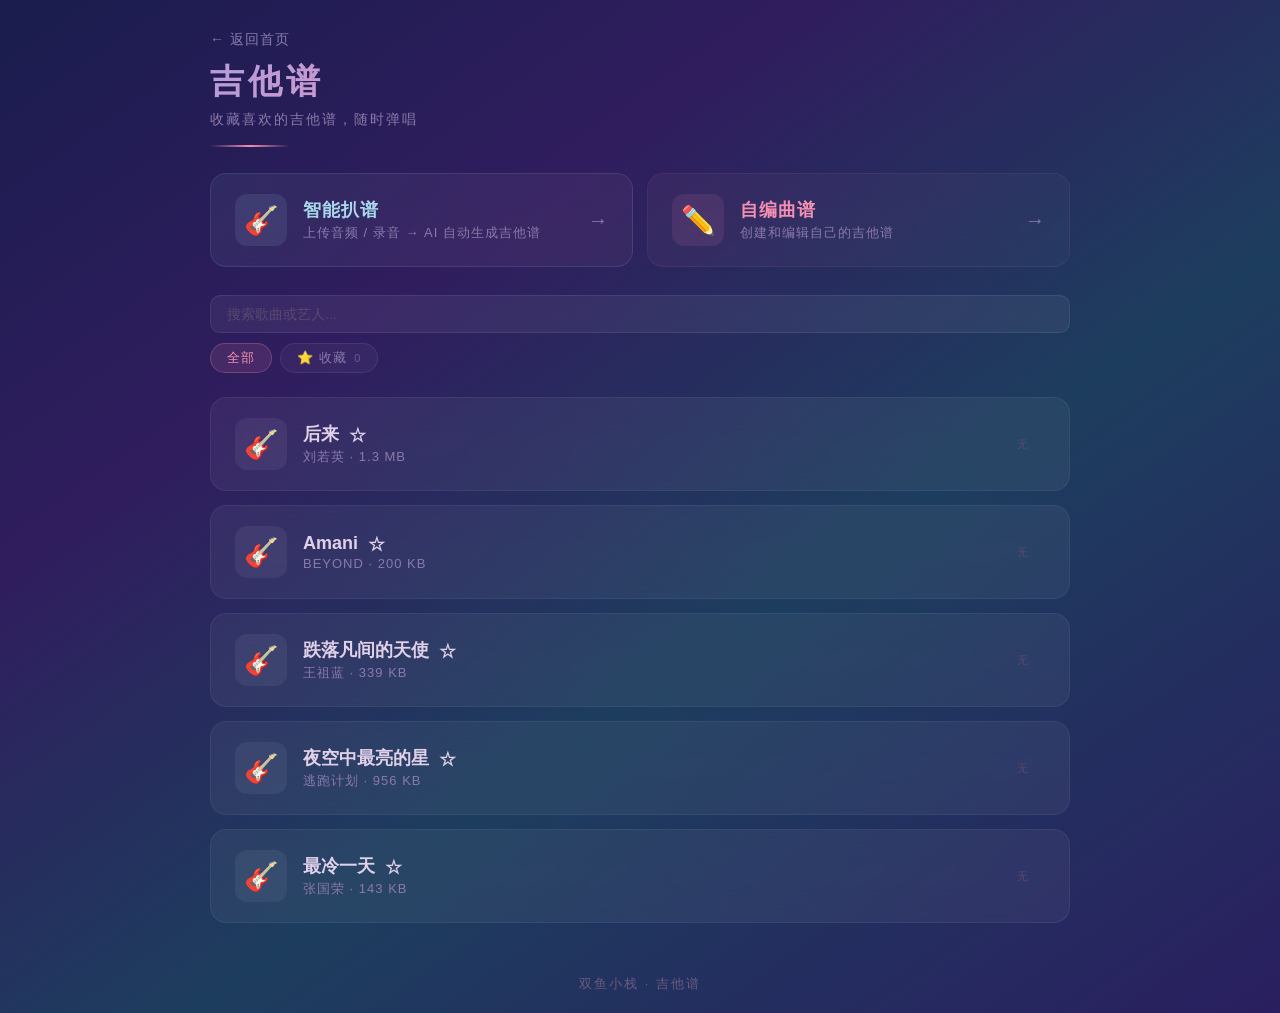
<file: guitar.html>
<!DOCTYPE html>
<html lang="zh-CN">
<head>
<meta charset="UTF-8">
<meta name="viewport" content="width=device-width, initial-scale=1.0">
<title>吉他谱 - 双鱼小栈</title>
<link rel="stylesheet" href="common.css">
<style>
.srch{max-width:900px;margin:0 auto;padding:0 20px 10px;position:relative}
.srch input{
  width:100%;padding:10px 16px;border:1px solid rgba(255,255,255,0.08);border-radius:10px;
  background:rgba(255,255,255,0.06);color:#e0d0e8;font-size:14px;outline:none;
  backdrop-filter:blur(10px);transition:border-color .3s
}
.srch input::placeholder{color:#5a4a70}
.srch input:focus{border-color:rgba(244,143,177,0.3)}
.srch .clr{position:absolute;right:28px;top:50%;transform:translateY(-50%);border:none;background:none;color:#6a5a80;font-size:16px;cursor:pointer;display:none;padding:4px}
.srch .clr.on{display:block}
.srch .clr:hover{color:#f48fb1}

.star{
  display:inline-block;cursor:pointer;user-select:none;font-size:17px;
  margin-left:5px;vertical-align:middle;line-height:1;transition:all .3s
}
.star:hover{transform:scale(1.4)}
.star.on{color:#f48fb1;font-size:20px;text-shadow:0 0 14px rgba(244,143,177,0.6)}
.star.pop{animation:starPop .4s ease}
@keyframes starPop{
  0%{transform:scale(1)}
  40%{transform:scale(1.6);color:#ffe0ec}
  100%{transform:scale(1)}
}
.card.fav{
  border-color:rgba(244,143,177,0.25);
  background:rgba(244,143,177,0.06);
  box-shadow:0 0 20px rgba(244,143,177,0.06)
}
.card.fav:hover{
  border-color:rgba(244,143,177,0.35);
  background:rgba(244,143,177,0.09);
  box-shadow:0 8px 30px rgba(244,143,177,0.1)
}

.capo-badge{
  font-size:11px;color:#a8d8ea;background:rgba(168,216,234,0.12);
  padding:2px 10px;border-radius:20px;white-space:nowrap;margin-left:auto;flex-shrink:0;
  cursor:pointer;transition:all .3s;min-width:46px;text-align:center;line-height:1.7
}
.capo-badge:hover{background:rgba(168,216,234,0.2)}
.capo-badge.none{color:#5a4a70;background:transparent}
.capo-badge.none:hover{background:rgba(255,255,255,0.06)}
.card .n{flex:1;min-width:0}
.card .n h3{overflow:hidden;text-overflow:ellipsis;white-space:nowrap}

.metro{display:flex;align-items:center;gap:5px;flex-wrap:wrap}
.metro-btn{
  width:32px;height:32px;border:none;border-radius:50%;font-size:14px;cursor:pointer;
  background:#444;color:#fff;display:flex;align-items:center;justify-content:center;
  transition:all .2s;flex-shrink:0
}
.metro-btn:hover{background:#666}
.metro-btn.on{background:#a8d8ea;color:#1a1d4e}
.metro-btn.on:hover{background:#81d4fa}
.metro-sel{
  padding:2px 4px;border:1px solid #555;border-radius:5px;
  background:#111;color:#eee;font-size:12px;outline:none;cursor:pointer;font-family:inherit
}
.metro-sel:focus{border-color:#a8d8ea}
.bdots{display:inline-flex;gap:3px;align-items:center}
.bdot{
  width:7px;height:7px;border-radius:50%;background:#555;
  transition:background .06s,transform .06s;flex-shrink:0
}
.bdot.on{background:#a8d8ea;transform:scale(1.4)}
.bdot.acc{width:9px;height:9px}
.bdot.acc.on{background:#f48fb1;box-shadow:0 0 6px rgba(244,143,177,0.6)}

.list{max-width:900px;margin:12px auto;padding:0 20px;display:grid;gap:14px}
.card{
  background:rgba(255,255,255,0.05);backdrop-filter:blur(16px);border-radius:16px;
  padding:20px 24px;border:1px solid rgba(255,255,255,0.06);
  cursor:pointer;transition:all .3s;display:flex;align-items:center;gap:16px
}
.card:hover{
  transform:translateY(-2px);border-color:rgba(244,143,177,0.2);
  background:rgba(255,255,255,0.08);box-shadow:0 8px 30px rgba(100,60,160,0.15)
}
.card .ico{width:52px;height:52px;flex-shrink:0;display:flex;align-items:center;justify-content:center;background:rgba(255,255,255,0.06);border-radius:12px;font-size:28px}
.card .n h3{font-size:18px;font-weight:600;color:#e0d0e8}
.card .n p{font-size:13px;color:#8a7aaa;margin-top:2px;letter-spacing:1px}
/* ===== VIEWER ===== */
.vwr{display:none;position:fixed;inset:0;z-index:1000;background:#000;flex-direction:column}
.vwr.on{display:flex}
.vwr .top{display:flex;align-items:center;justify-content:space-between;padding:8px 14px;background:rgba(0,0,0,0.8);flex-shrink:0}
.vwr .top .t{font-size:15px;font-weight:600;color:#e0d0e8;letter-spacing:1px}
.vwr .top button{width:34px;height:34px;border:none;background:rgba(255,255,255,0.12);border-radius:50%;color:#fff;font-size:17px;cursor:pointer;display:flex;align-items:center;justify-content:center}
.vwr .top button:hover{background:rgba(255,255,255,0.25)}
.vwr .body{
  flex:1;overflow:auto;-webkit-overflow-scrolling:touch;
  display:flex;flex-direction:column;align-items:center
}
.vwr .body::-webkit-scrollbar{width:5px}
.vwr .body::-webkit-scrollbar-track{background:transparent}
.vwr .body::-webkit-scrollbar-thumb{background:rgba(255,255,255,0.2);border-radius:3px}
.vwr .body img{display:block;height:auto;flex-shrink:0}
.vwr .body .ld{color:#8a7aaa;font-size:14px;letter-spacing:2px;margin-top:50px}

/* bottom bar */
.vwr .bot{
  flex-shrink:0;background:rgba(0,0,0,0.75);backdrop-filter:blur(10px);
  padding:8px 14px;display:flex;align-items:center;gap:10px;flex-wrap:wrap;justify-content:center
}
/* auto-scroll button */
.btr{
  padding:7px 16px;border:none;border-radius:8px;font-size:14px;font-weight:600;cursor:pointer;
  background:#2ecc71;color:#fff;white-space:nowrap
}
.btr:hover{background:#27ae60}
.btr.on{background:#e74c3c}
.btr.on:hover{background:#c0392b}

/* === control group (reused for both speed and zoom) === */
.cgrp{display:flex;align-items:center;gap:5px;flex-wrap:wrap}
.cgrp .lb{font-size:13px;color:#ccc;white-space:nowrap}
.cgrp .vl{color:#a8d8ea;font-weight:600;font-size:13px;min-width:20px;text-align:center}
.cgrp input[type=range]{
  width:90px;height:4px;-webkit-appearance:none;appearance:none;background:#444;border-radius:2px;outline:none
}
.cgrp input[type=range]::-webkit-slider-thumb{
  -webkit-appearance:none;width:15px;height:15px;background:#a8d8ea;border-radius:50%;cursor:pointer;border:none
}
.cgrp input[type=range]::-moz-range-thumb{
  width:15px;height:15px;background:#a8d8ea;border-radius:50%;cursor:pointer;border:none
}
.cgrp .ni{
  width:40px;padding:3px 3px;border:1px solid #555;border-radius:5px;
  background:#111;color:#eee;font-size:12px;font-family:'Courier New',monospace;text-align:center;outline:none
}
.cgrp .ni:focus{border-color:#a8d8ea}
.cgrp .ni.er{border-color:#e74c3c}

/* square icon button for zoom */
.zbtn{
  width:28px;height:28px;border:none;border-radius:6px;cursor:pointer;
  font-size:15px;font-weight:700;display:flex;align-items:center;justify-content:center;
  background:#444;color:#fff;user-select:none
}
.zbtn:hover{background:#666}
.zbtn:active{background:#777}

.agrp{display:inline-flex;flex-direction:column;gap:1px;vertical-align:middle}
.agrp button{
  width:20px;height:13px;border:none;cursor:pointer;font-size:6px;line-height:1;
  display:flex;align-items:center;justify-content:center;
  border-radius:2px;background:#444;color:#a8d8ea;padding:0;user-select:none
}
.agrp button:hover{background:#666}
.agrp button:active{background:#777}
.sep{width:1px;height:24px;background:rgba(255,255,255,0.12)}

.fav-fil{display:flex;gap:8px;max-width:900px;margin:0 auto;padding:0 20px 12px}
.fav-fil button{
  padding:5px 16px;border:1px solid rgba(255,255,255,0.08);border-radius:20px;
  background:rgba(255,255,255,0.04);color:#8a7aaa;font-size:13px;cursor:pointer;
  transition:all .3s;letter-spacing:1px;font-family:inherit
}
.fav-fil button:hover{border-color:rgba(244,143,177,0.2);color:#b8a0cc}
.fav-fil button.on{background:rgba(244,143,177,0.12);border-color:rgba(244,143,177,0.25);color:#f48fb1}
.fav-fil .cnt{font-size:11px;margin-left:3px;opacity:0.6}

@media(max-width:640px){
  .hdr h1{font-size:26px;letter-spacing:3px}
  .card{padding:14px 16px}
  .card .ico{width:42px;height:42px;font-size:22px}
  .cgrp input[type=range]{width:70px}
  .vwr .bot{gap:8px;padding:8px 10px}
}

/* ===== Transcription UI ===== */
.tsc-entry{max-width:900px;margin:16px auto;padding:0 20px}
.tsc-card{
  background:linear-gradient(135deg,rgba(168,216,234,0.08),rgba(244,143,177,0.06));
  backdrop-filter:blur(16px);border-radius:16px;
  padding:20px 24px;border:1px solid rgba(168,216,234,0.12);
  cursor:pointer;transition:all .3s;display:flex;align-items:center;gap:16px
}
.tsc-card:hover{
  transform:translateY(-2px);border-color:rgba(168,216,234,0.3);
  box-shadow:0 8px 30px rgba(100,180,220,0.12)
}
.tsc-card .ico{width:52px;height:52px;flex-shrink:0;display:flex;align-items:center;justify-content:center;background:rgba(168,216,234,0.1);border-radius:12px;font-size:28px}
.tsc-card .n h3{font-size:18px;font-weight:600;color:#a8d8ea;letter-spacing:1px}
.tsc-card .n p{font-size:13px;color:#8a7aaa;margin-top:2px;letter-spacing:1px}
.tsc-card .arr{color:#8a7aaa;font-size:20px;margin-left:auto;flex-shrink:0}

.tsc-ovl{display:none;position:fixed;inset:0;z-index:1100;background:rgba(10,8,20,0.95);flex-direction:column}
.tsc-ovl.on{display:flex}
.tsc-ovl .top{display:flex;align-items:center;justify-content:space-between;padding:12px 20px;background:rgba(255,255,255,0.02);border-bottom:1px solid rgba(255,255,255,0.05);flex-shrink:0}
.tsc-ovl .top .t{font-size:16px;font-weight:600;color:#a8d8ea;letter-spacing:2px}
.tsc-close-btn{
  height:34px;border-radius:8px;padding:0 16px;font-size:14px;font-weight:600;
  background:rgba(231,76,60,0.15);color:#e74c3c;
  border:1px solid rgba(231,76,60,0.25);letter-spacing:1px;
  cursor:pointer;transition:all .3s;font-family:inherit
}
.tsc-close-btn:hover{background:rgba(231,76,60,0.3);border-color:rgba(231,76,60,0.5)}

.tsc-body{flex:1;overflow:auto;padding:30px 20px;display:flex;flex-direction:column;align-items:center;min-height:0}
.tsc-body::-webkit-scrollbar{width:5px}
.tsc-body::-webkit-scrollbar-track{background:transparent}
.tsc-body::-webkit-scrollbar-thumb{background:rgba(255,255,255,0.12);border-radius:3px}

.tsc-upload{
  width:100%;max-width:500px;text-align:center;margin:10px 0
}
.tsc-upload .drop-zone{
  border:2px dashed rgba(168,216,234,0.2);
  border-radius:20px;padding:50px 30px;transition:all .3s;
  background:radial-gradient(ellipse at center,rgba(168,216,234,0.03) 0%,transparent 70%);
  margin-bottom:16px
}
.tsc-upload .drop-zone:hover,.tsc-upload .drop-zone.drag{
  border-color:rgba(168,216,234,0.5);background:radial-gradient(ellipse at center,rgba(168,216,234,0.07) 0%,transparent 70%)
}
.tsc-upload .drop-zone .big{font-size:56px;display:block;margin-bottom:8px}
.tsc-upload .drop-zone .hint{color:#8a7aaa;font-size:14px;letter-spacing:1px;margin:4px 0}
.tsc-upload .drop-zone .hint span{color:#a8d8ea;cursor:pointer;border-bottom:1px dashed rgba(168,216,234,0.3)}
.tsc-upload .drop-zone .hint span:hover{border-color:#a8d8ea}
.tsc-upload .drop-zone .sub{font-size:12px;color:#5a4a70;margin-top:2px}
.tsc-upload input[type=file]{display:none}

.tsc-btns{display:flex;gap:10px;justify-content:center;flex-wrap:wrap;margin-top:4px}
.tsc-btn{
  padding:10px 24px;border:1px solid rgba(168,216,234,0.2);border-radius:10px;
  background:rgba(168,216,234,0.08);color:#a8d8ea;font-size:14px;cursor:pointer;
  font-family:inherit;letter-spacing:1px;transition:all .3s
}
.tsc-btn:hover{background:rgba(168,216,234,0.16);border-color:rgba(168,216,234,0.4)}
.tsc-btn.rec{background:rgba(231,76,60,0.12);border-color:rgba(231,76,60,0.2);color:#e74c3c}
.tsc-btn.rec:hover{background:rgba(231,76,60,0.22)}
.tsc-btn.rec.on{animation:pulse-rec 1.2s infinite}
@keyframes pulse-rec{0%,100%{box-shadow:0 0 0 0 rgba(231,76,60,0.3)}50%{box-shadow:0 0 0 10px rgba(231,76,60,0)}}
.tsc-btn.sec{background:rgba(255,255,255,0.04);border-color:rgba(255,255,255,0.1);color:#8a7aaa}
.tsc-btn.sec:hover{background:rgba(255,255,255,0.08);color:#a8d8ea}

.tsc-progress{display:none;width:100%;max-width:460px;margin:40px 0;text-align:center}
.tsc-progress.on{display:block}
.tsc-progress .pct{font-size:40px;font-weight:700;color:#a8d8ea;letter-spacing:2px;margin-bottom:6px}
.tsc-progress .txt{color:#8a7aaa;font-size:14px;letter-spacing:1px;margin-bottom:16px}
.tsc-progress .bar-wrap{
  width:100%;height:5px;background:rgba(255,255,255,0.06);border-radius:3px;overflow:hidden;margin:0 0 20px
}
.tsc-progress .bar-fill{
  height:100%;background:linear-gradient(90deg,#81d4fa,#f48fb1);border-radius:3px;
  transition:width .4s ease;width:0%
}

.tsc-result{display:none;width:100%;max-width:900px;flex-direction:column;align-items:center;flex:1}
.tsc-result.on{display:flex}
.tsc-result .r-header{width:100%;text-align:center;padding:8px 0 14px;flex-shrink:0}
.tsc-result .r-header .r-title{font-size:18px;font-weight:600;color:#a8d8ea;letter-spacing:1px}
.tsc-result .r-header .r-meta{font-size:12px;color:#6a5a80;margin-top:4px;letter-spacing:1px}
.tsc-result .info{display:flex;gap:12px;flex-wrap:wrap;justify-content:center;margin-bottom:14px;flex-shrink:0}
.tsc-result .info .itm{
  background:rgba(255,255,255,0.03);border:1px solid rgba(255,255,255,0.05);
  border-radius:10px;padding:10px 18px;min-width:80px;text-align:center
}
.tsc-result .info .itm .v{font-size:20px;font-weight:600;color:#a8d8ea}
.tsc-result .info .itm .l{font-size:11px;color:#6a5a80;letter-spacing:1px;margin-top:1px}
.tsc-result .capo-wrap{
  display:flex;align-items:center;gap:10px;margin-bottom:14px;flex-shrink:0;
  background:rgba(255,255,255,0.03);border:1px solid rgba(255,255,255,0.05);
  border-radius:10px;padding:6px 16px
}
.tsc-result .capo-wrap .lb{font-size:12px;color:#6a5a80;letter-spacing:1px}
.tsc-result .capo-wrap .cb{
  width:32px;height:32px;border:none;border-radius:6px;background:rgba(168,216,234,0.1);
  color:#a8d8ea;font-size:18px;cursor:pointer;display:flex;align-items:center;justify-content:center;
  transition:all .2s
}
.tsc-result .capo-wrap .cb:hover{background:rgba(168,216,234,0.2)}
.tsc-result .capo-wrap .cv{font-size:16px;font-weight:600;color:#f48fb1;min-width:20px;text-align:center}
.tsc-result .at-wrap{width:100%;background:rgba(255,255,255,0.02);border-radius:12px;overflow:auto;padding:12px;flex:1;min-height:0;border:1px solid rgba(255,255,255,0.04)}
.tsc-result .at-wrap::-webkit-scrollbar{width:6px;height:6px}
.tsc-result .at-wrap::-webkit-scrollbar-thumb{background:rgba(255,255,255,0.1);border-radius:3px}
.tsc-result .at-wrap::-webkit-scrollbar-thumb:hover{background:rgba(255,255,255,0.2)}
.tsc-result .note{color:#5a4a70;font-size:11px;margin-top:10px;text-align:center;letter-spacing:1px;flex-shrink:0}
.tsc-actions{display:flex;gap:10px;flex-wrap:wrap;justify-content:center;padding:14px 0 6px;
  position:sticky;bottom:0;z-index:5;
  background:rgba(10,8,20,0.95);backdrop-filter:blur(12px);
  border-top:1px solid rgba(255,255,255,0.04);
  margin-top:auto;width:100%}
.tsc-bar-playing{border-color:rgba(168,216,234,0.7)!important;box-shadow:0 0 12px rgba(168,216,234,0.35);background:rgba(168,216,234,0.08)!important}

.tsc-history{width:100%;max-width:500px;margin:4px 0 0;text-align:left;max-height:260px;overflow-y:auto}
.tsc-history::-webkit-scrollbar{width:4px}
.tsc-history::-webkit-scrollbar-track{background:transparent}
.tsc-history::-webkit-scrollbar-thumb{background:rgba(255,255,255,0.1);border-radius:2px}
.tsc-hist-title{font-size:13px;font-weight:600;color:#6a5a80;padding:10px 0 8px;letter-spacing:1px;text-align:center;border-top:1px solid rgba(255,255,255,0.05)}
.tsc-hist-item{display:flex;align-items:center;padding:10px 14px;margin:3px 0;background:rgba(255,255,255,0.02);border-radius:8px;cursor:pointer;transition:all .2s}
.tsc-hist-item:hover{background:rgba(168,216,234,0.06)}
.hi2-title{display:flex;align-items:center;gap:6px}
.hi2-txt{font-size:14px;color:#c8d8e8;font-weight:500;white-space:nowrap;overflow:hidden;text-overflow:ellipsis;max-width:260px}
.hi2-sub{font-size:11px;color:#5a4a70;margin-top:2px}
.rn-btn{background:none;border:none;cursor:pointer;font-size:13px;padding:0 2px;opacity:0.3;transition:opacity .15s;flex-shrink:0;line-height:1}
.rn-btn:hover{opacity:1}


/* ===== Custom Tabs (自编谱) ===== */
.cts-entry{max-width:900px;margin:16px auto 28px;padding:0 20px;display:flex;gap:14px}
.cts-entry>*{flex:1;min-width:0}
.cts-card{
  background:linear-gradient(135deg,rgba(244,143,177,0.06),rgba(168,216,234,0.04));
  backdrop-filter:blur(16px);border-radius:16px;
  padding:20px 24px;border:1px solid rgba(244,143,177,0.08);
  cursor:pointer;transition:all .3s;display:flex;align-items:center;gap:16px
}
.cts-card:hover{
  transform:translateY(-2px);border-color:rgba(244,143,177,0.25);
  box-shadow:0 8px 30px rgba(200,120,160,0.1)
}
.cts-card .ico{width:52px;height:52px;flex-shrink:0;display:flex;align-items:center;justify-content:center;background:rgba(244,143,177,0.1);border-radius:12px;font-size:28px}
.cts-card .n h3{font-size:18px;font-weight:600;color:#f48fb1;letter-spacing:1px}
.cts-card .n p{font-size:13px;color:#8a7aaa;margin-top:2px;letter-spacing:1px}
.cts-card .arr{color:#8a7aaa;font-size:20px;margin-left:auto;flex-shrink:0}

.ct-ovl{display:none;position:fixed;inset:0;z-index:1150;background:rgba(10,8,20,0.97);flex-direction:column}
.ct-ovl.on{display:flex}
.ct-ovl .ct-top{display:flex;align-items:center;justify-content:space-between;padding:10px 16px;background:rgba(255,255,255,0.02);border-bottom:1px solid rgba(255,255,255,0.05);flex-shrink:0}
.ct-ovl .ct-top .ct-ttl{font-size:15px;font-weight:600;color:#f48fb1;letter-spacing:2px}
.ct-ovl .ct-top .ct-tbtns{display:flex;gap:8px}
.ct-btn-sv{height:34px;border-radius:8px;padding:0 16px;font-size:14px;font-weight:600;letter-spacing:1px;cursor:pointer;transition:all .3s;font-family:inherit;border:1px solid rgba(244,143,177,0.2);background:rgba(244,143,177,0.12);color:#f48fb1}
.ct-btn-sv:hover{background:rgba(244,143,177,0.25)}
.ct-btn-sv.sv-ok{background:rgba(46,204,113,0.15);color:#2ecc71;border-color:rgba(46,204,113,0.25)}
.ct-btn-ex{height:34px;border-radius:8px;padding:0 16px;font-size:14px;font-weight:600;letter-spacing:1px;cursor:pointer;transition:all .3s;font-family:inherit;border:1px solid rgba(231,76,60,0.2);background:rgba(231,76,60,0.12);color:#e74c3c}
.ct-btn-ex:hover{background:rgba(231,76,60,0.25)}

.ct-lview{flex:1;overflow-y:auto;padding:14px 20px;display:flex;flex-direction:column;align-items:center}
.ct-lview::-webkit-scrollbar{width:4px}
.ct-lview::-webkit-scrollbar-thumb{background:rgba(255,255,255,0.08);border-radius:2px}
.ct-lsrch{width:100%;max-width:500px;position:relative;margin-bottom:10px}
.ct-lsrch input{width:100%;padding:10px 16px;border:1px solid rgba(255,255,255,0.08);border-radius:10px;background:rgba(255,255,255,0.06);color:#e0d0e8;font-size:14px;outline:none;font-family:inherit}
.ct-lsrch input:focus{border-color:rgba(244,143,177,0.25)}
.ct-lsrch .ct-lclr{position:absolute;right:10px;top:50%;transform:translateY(-50%);border:none;background:none;color:#6a5a80;font-size:15px;cursor:pointer;display:none;padding:4px}
.ct-lsrch .ct-lclr.on{display:block}
.ct-llist{width:100%;max-width:500px;display:grid;gap:10px}
.ct-lcard{background:rgba(255,255,255,0.04);border-radius:12px;padding:14px 18px;border:1px solid rgba(255,255,255,0.05);cursor:pointer;transition:all .2s;display:flex;align-items:center;gap:12px}
.ct-lcard:hover{background:rgba(244,143,177,0.06);border-color:rgba(244,143,177,0.12)}
.ct-lcard .ct-ln{flex:1;min-width:0}
.ct-lcard .ct-ln .ct-lt{font-size:15px;font-weight:600;color:#e0d0e8;overflow:hidden;text-overflow:ellipsis;white-space:nowrap}
.ct-lcard .ct-ln .ct-ls{font-size:12px;color:#6a5a80;margin-top:2px;letter-spacing:1px}
.ct-lcard .ct-ldel{width:32px;height:32px;border:none;border-radius:8px;background:rgba(255,255,255,0.04);color:#6a5a80;cursor:pointer;font-size:14px;display:flex;align-items:center;justify-content:center;transition:all .2s;flex-shrink:0}
.ct-lcard .ct-ldel:hover{background:rgba(231,76,60,0.2);color:#e74c3c}
.ct-lempty{text-align:center;color:#5a4a70;font-size:14px;letter-spacing:2px;padding:40px 0}
.ct-lnew-btn{padding:12px 36px;border:1px solid rgba(244,143,177,0.15);border-radius:12px;background:rgba(244,143,177,0.06);color:#f48fb1;font-size:15px;cursor:pointer;font-family:inherit;letter-spacing:2px;transition:all .2s;margin-top:8px}
.ct-lnew-btn:hover{background:rgba(244,143,177,0.12)}
.ct-limport{font-size:11px;color:#4a3a60;cursor:pointer;letter-spacing:1px;margin-top:8px}
.ct-limport:hover{color:#f48fb1}
.ct-limport input{display:none}

.ct-eview{flex:1;display:none;overflow:hidden;min-height:0}
.ct-eview.on{display:flex}
.ct-ebody{flex:1;display:flex;overflow:hidden;min-height:0}
.ct-eside{width:200px;flex-shrink:0;overflow-y:auto;padding:12px 10px;border-right:1px solid rgba(255,255,255,0.05);display:flex;flex-direction:column;gap:10px}
.ct-eside::-webkit-scrollbar{width:3px}
.ct-eside::-webkit-scrollbar-thumb{background:rgba(255,255,255,0.08);border-radius:2px}
.ct-eside .ct-sttl{font-size:11px;font-weight:600;color:#5a4a70;letter-spacing:2px;margin-bottom:1px}
.ct-eside .ct-fld{margin-bottom:6px}
.ct-eside .ct-fld label{display:block;font-size:10px;color:#4a3a50;letter-spacing:1px;margin-bottom:2px}
.ct-eside .ct-fld input,.ct-eside .ct-fld select{width:100%;padding:6px 8px;border:1px solid rgba(255,255,255,0.06);border-radius:6px;background:rgba(255,255,255,0.03);color:#e0d0e8;font-size:12px;outline:none;font-family:inherit}
.ct-eside .ct-fld input:focus,.ct-eside .ct-fld select:focus{border-color:rgba(244,143,177,0.25)}
.ct-cgrid{display:grid;grid-template-columns:1fr 1fr 1fr;gap:4px}
.ct-cbtn{padding:4px 2px;border:1px solid rgba(255,255,255,0.05);border-radius:5px;background:rgba(255,255,255,0.02);color:#7a6a8a;font-size:11px;cursor:pointer;font-family:'Courier New',monospace;transition:all .15s}
.ct-cbtn:hover{background:rgba(244,143,177,0.1);border-color:rgba(244,143,177,0.2);color:#f48fb1}
.ct-emid{flex:1;min-width:0;display:flex;flex-direction:column;border-right:1px solid rgba(255,255,255,0.04)}
.ct-emid textarea{flex:1;width:100%;padding:14px;border:none;background:transparent;color:#c8d8e8;font-family:'Cascadia Code','Fira Code','Courier New',monospace;font-size:13px;line-height:1.8;resize:none;outline:none;tab-size:2}
.ct-emid textarea::placeholder{color:#3a2a50}
.ct-emid textarea::-webkit-scrollbar{width:4px}
.ct-emid textarea::-webkit-scrollbar-thumb{background:rgba(255,255,255,0.08);border-radius:2px}
.ct-emid .ct-hint{text-align:center;font-size:10px;color:#3a2a50;letter-spacing:1px;padding:4px;border-top:1px solid rgba(255,255,255,0.03);flex-shrink:0}
.ct-eprev{flex:1;min-width:0;overflow-y:auto;padding:16px}
.ct-eprev::-webkit-scrollbar{width:4px}
.ct-eprev::-webkit-scrollbar-thumb{background:rgba(255,255,255,0.08);border-radius:2px}
.ct-eprev .ct-pmeta{text-align:center;margin-bottom:20px;padding-bottom:14px;border-bottom:1px solid rgba(255,255,255,0.05)}
.ct-eprev .ct-pmt{font-size:20px;font-weight:700;color:#f48fb1;letter-spacing:2px}
.ct-eprev .ct-pms{font-size:12px;color:#8a7aaa;margin-top:3px;letter-spacing:1px}
.ct-eprev .ct-pmi{display:flex;gap:12px;justify-content:center;flex-wrap:wrap;margin-top:8px}
.ct-eprev .ct-pmi span{font-size:11px;color:#6a5a80;letter-spacing:1px;background:rgba(244,143,177,0.05);padding:2px 10px;border-radius:10px}
.ct-eprev .ct-secl{text-align:center;color:#a8d8ea;font-size:12px;font-weight:600;letter-spacing:2px;padding:6px 0;margin:14px 0 8px}
.ct-eprev .ct-tline{margin:4px 0;line-height:2.1;text-align:center}
.ct-eprev .ct-tcol{display:inline-flex;flex-direction:column;align-items:center;margin:0 1px}
.ct-eprev .ct-tcol .ct-tch{font-size:12px;font-weight:700;color:#f48fb1;letter-spacing:0.5px;cursor:pointer;white-space:nowrap;min-height:16px;line-height:16px}
.ct-eprev .ct-tcol .ct-tch:hover{color:#fff}
.ct-eprev .ct-tcol .ct-tly{font-size:15px;color:#d0c8e0;letter-spacing:1px}
.ct-eprev .ct-pempty{text-align:center;color:#4a3a60;font-size:13px;letter-spacing:2px;padding-top:50px}

.ct-tbar{display:flex;align-items:center;gap:8px;padding:7px 14px;background:rgba(255,255,255,0.02);border-top:1px solid rgba(255,255,255,0.04);flex-shrink:0;flex-wrap:wrap;justify-content:center}
.ct-tbar button{padding:6px 12px;border:1px solid rgba(255,255,255,0.06);border-radius:7px;background:rgba(255,255,255,0.03);color:#7a6a8a;font-size:12px;cursor:pointer;font-family:inherit;letter-spacing:1px;transition:all .15s;white-space:nowrap}
.ct-tbar button:hover{background:rgba(244,143,177,0.08);border-color:rgba(244,143,177,0.15);color:#f48fb1}
.ct-tbar .ct-sep{width:1px;height:18px;background:rgba(255,255,255,0.06)}
.ct-tbar .ct-tpg{display:flex;align-items:center;gap:3px}
.ct-tbar .ct-tpv{color:#f48fb1;font-weight:600;font-size:12px;min-width:16px;text-align:center}
.ct-tbar .ct-autoind{font-size:10px;color:#3a2a50;letter-spacing:1px;min-width:60px;text-align:center}

.ct-chtip{display:none;position:fixed;z-index:2100;pointer-events:none;background:rgba(18,14,36,0.96);border:1px solid rgba(244,143,177,0.2);border-radius:10px;padding:10px;backdrop-filter:blur(16px);box-shadow:0 8px 30px rgba(0,0,0,0.5)}
.ct-chtip.on{display:block}
.ct-chtip .ct-chname{text-align:center;font-size:13px;font-weight:700;color:#f48fb1;letter-spacing:1px;margin-bottom:4px}

.ct-delovl{display:none;position:fixed;inset:0;z-index:2100;background:rgba(0,0,0,0.7);align-items:center;justify-content:center;backdrop-filter:blur(4px)}
.ct-delovl.on{display:flex}
.ct-deldlg{background:rgba(28,18,48,0.97);border:1px solid rgba(231,76,60,0.25);border-radius:14px;padding:26px;max-width:360px;width:90%;text-align:center;backdrop-filter:blur(16px)}
.ct-deldlg h3{color:#e0d0e8;font-size:16px;letter-spacing:1px;margin-bottom:6px}
.ct-deldlg p{color:#8a7aaa;font-size:13px;margin-bottom:18px;letter-spacing:1px}
.ct-deldlg .ct-dbtns{display:flex;gap:8px;justify-content:center}
.ct-deldlg .ct-dbtns button{padding:8px 20px;border-radius:8px;font-size:13px;font-weight:600;cursor:pointer;font-family:inherit;letter-spacing:1px;transition:all .2s;border:none}
.ct-del-cancel{background:rgba(255,255,255,0.06);color:#8a7aaa}
.ct-del-cancel:hover{background:rgba(255,255,255,0.12)}
.ct-del-ok{background:rgba(231,76,60,0.18);color:#e74c3c}
.ct-del-ok:hover{background:rgba(231,76,60,0.3)}

.ct-back-btn{padding:6px 14px;border:1px solid rgba(255,255,255,0.08);border-radius:7px;background:rgba(255,255,255,0.03);color:#8a7aaa;font-size:12px;cursor:pointer;font-family:inherit;letter-spacing:1px;transition:all .15s;white-space:nowrap}
.ct-back-btn:hover{background:rgba(255,255,255,0.08);color:#a8d8ea}

@media(max-width:800px){
  .cts-entry{flex-direction:column}
  .ct-ebody{flex-direction:column;overflow-y:auto}
  .ct-eside{width:100%;flex-direction:row;flex-wrap:wrap;gap:6px;padding:8px;border-right:none;border-bottom:1px solid rgba(255,255,255,0.05);max-height:150px}
  .ct-eside .ct-sttl{width:100%}
  .ct-eside .ct-fld{flex:1;min-width:90px}
  .ct-cgrid{grid-template-columns:repeat(6,1fr)}
  .ct-emid{min-height:200px;border-right:none}
  .ct-eprev{min-height:150px}
}

</style>
</head>
<body>

<a href="#main-content" style="position:absolute;left:-9999px;width:1px;height:1px;overflow:hidden;z-index:999"
   onfocus="this.style.left='16px';this.style.top='16px';this.style.width='auto';this.style.height='auto';this.style.background='#1a1d4e';this.style.color='#f48fb1';this.style.padding='12px 24px';this.style.borderRadius='8px';this.style.fontSize='16px';this.style.fontWeight='600';this.style.textDecoration='none'"
   onblur="this.style.left='-9999px';this.style.width='1px';this.style.height='1px'">跳到主内容</a>

<div class="hdr">
  <a href="index.html">← 返回首页</a>
  <h1>吉他谱</h1>
  <p>收藏喜欢的吉他谱，随时弹唱</p>
  <div class="div"></div>
</div>

<div class="cts-entry" id="main-content">
  <div class="tsc-card" id="tscCard">
    <div class="ico">🎸</div>
    <div class="n"><h3>智能扒谱</h3><p>上传音频 / 录音 → AI 自动生成吉他谱</p></div>
    <span class="arr">→</span>
  </div>
  <div class="cts-card" id="ctsCard">
    <div class="ico">✏️</div>
    <div class="n"><h3>自编曲谱</h3><p>创建和编辑自己的吉他谱</p></div>
    <span class="arr">→</span>
  </div>
</div>

<div class="srch"><input type="text" id="sInp" placeholder="搜索歌曲或艺人..." autocomplete="off" aria-label="搜索吉他谱"><button class="clr" id="sClr" aria-label="清除搜索">✕</button></div>

<div class="fav-fil" id="favFil">
  <button class="on" data-fav="all">全部</button>
  <button data-fav="fav">⭐ 收藏 <span class="cnt" id="favCnt">0</span></button>
</div>

<div class="list" id="list"></div>
<div class="footer">双鱼小栈 · 吉他谱</div>

<!-- Viewer -->
<div class="vwr" id="vwr">
  <div class="top">
    <span class="t" id="vTitle">—</span>
    <button id="vClose">✕</button>
  </div>
  <div class="body" id="vBody">
    <div class="ld" id="vLd">加载中...</div>
    <img id="vImg" alt="吉他谱">
  </div>
  <div class="bot">
    <button class="btr" id="vRoll">▶ 自动滚动</button>

    <div class="sep"></div>

    <div class="cgrp">
      <span class="lb">速度</span>
      <span class="vl" id="spdVal">4.0</span>
      <input type="range" id="spdRng" min="1" max="10" step="0.1" value="4">
      <input type="text" class="ni" id="spdInp" value="4.0" maxlength="4" inputmode="decimal">
      <div class="agrp">
        <button data-d="1">▲</button>
        <button data-d="-1">▼</button>
      </div>
    </div>

    <div class="sep"></div>

    <div class="cgrp">
      <span class="lb">缩放</span>
      <button class="zbtn" id="zmOut">−</button>
      <span class="vl" id="zmVal" style="min-width:36px">25%</span>
      <button class="zbtn" id="zmIn">+</button>
    </div>

    <div class="sep"></div>

    <div class="cgrp metro">
      <button class="metro-btn" id="mBtn" title="快捷键 M">▶</button>
      <span class="lb">BPM</span>
      <input type="range" id="mBpm" min="40" max="240" value="120" step="1" style="width:70px">
      <span class="vl" id="mBpmV" style="min-width:28px">120</span>
      <span class="bdots" id="mDots"></span>
      <select class="metro-sel" id="mTime">
        <option value="2">2/4</option>
        <option value="3">3/4</option>
        <option value="4" selected>4/4</option>
        <option value="6">6/8</option>
      </select>
    </div>

    <div class="sep"></div>

    <div class="cgrp">
      <span class="lb">变调夹</span>
      <button class="zbtn" id="cDown">−</button>
      <span class="vl" id="cVal" style="min-width:16px">0</span>
      <button class="zbtn" id="cUp">+</button>
    </div>
  </div>
</div>

<div class="tsc-ovl" id="tscOvl">
  <div class="top">
    <span class="t">🎸 智能扒谱</span>
    <button id="tscClose" class="tsc-close-btn">✕ 关闭</button>
  </div>
  <div class="tsc-body" id="tscBody">
    <!-- Upload -->
    <div class="tsc-upload" id="tscUpload">
      <div class="drop-zone" id="tscDropZone">
        <span class="big">🎵</span>
        <p class="hint">拖拽音频文件到此处，或 <span id="tscPick">点击选择</span></p>
        <p class="sub">支持 MP3 / WAV / OGG / FLAC / M4A（最大 50MB）</p>
        <input type="file" id="tscFile" accept=".mp3,.wav,.ogg,.flac,.m4a,.webm">
      </div>
      <div class="tsc-btns">
        <button class="tsc-btn rec" id="tscRec">🎤 录音</button>
        <button class="tsc-btn sec" id="tscBack">← 返回歌单</button>
      </div>
      <div class="tsc-history" id="tscHistory" style="display:none">
        <div class="tsc-hist-title">📋 最近转录</div>
        <div id="tscHistList"></div>
      </div>
    </div>

    <!-- Progress -->
    <div class="tsc-progress" id="tscProg">
      <div class="pct" id="tscProgPct">0%</div>
      <div class="txt" id="tscProgTxt">正在分析音频...</div>
      <div class="bar-wrap"><div class="bar-fill" id="tscProgBar"></div></div>
      <button class="tsc-btn" id="tscCancel" style="border-color:rgba(231,76,60,0.3);color:#e74c3c">✕ 取消转录</button>
    </div>

    <!-- Result -->
    <div class="tsc-result" id="tscResult">
      <div class="r-header">
        <div class="r-title" id="tscResultTitle">扒谱结果</div>
        <div class="r-meta" id="tscResultMeta"></div>
      </div>
      <div class="info">
        <div class="itm"><div class="v" id="tscNoteCnt">-</div><div class="l">音符</div></div>
        <div class="itm"><div class="v" id="tscChordCnt">-</div><div class="l">和弦</div></div>
        <div class="itm"><div class="v" id="tscDur">-</div><div class="l">时长</div></div>
        <div class="itm"><div class="v" id="tscTempo">-</div><div class="l">BPM</div></div>
      </div>
      <div class="capo-wrap">
        <span class="lb">变调夹</span>
        <button class="cb" id="tscCapoDown">−</button>
        <span class="cv" id="tscCapoVal">0</span>
        <button class="cb" id="tscCapoUp">+</button>
      </div>
      <div class="at-wrap" id="tscAtWrap"><div id="tscAtRender"></div></div>
      <p class="note">※ AI 转录结果仅供参考，复杂曲目可能需要手动调整</p>
      <div class="tsc-actions">
        <button class="tsc-btn" id="tscPlay">▶ 播放</button>
        <button class="tsc-btn" id="tscStop" style="display:none">⏹ 停止</button>
        <button class="tsc-btn" id="tscDownloadMidi">⬇ 下载 .mid</button>
        <button class="tsc-btn" id="tscNew">🔄 重新上传</button>
      </div>
    </div>

    <!-- Error -->
    <div class="tsc-progress" id="tscError" style="display:none">
      <div class="txt" style="color:#e74c3c;margin-bottom:8px" id="tscErrorTxt"></div>
      <button class="tsc-btn" id="tscRetryBtn" style="border-color:rgba(168,216,234,0.2);color:#a8d8ea">🔄 重试</button>
    </div>
  </div>
</div>

<!-- ===== 自编谱 Overlay ===== -->
<div class="ct-ovl" id="ctOvl">
  <div class="ct-top">
    <span class="ct-ttl" id="ctTopTitle">✏️ 自编曲谱</span>
    <div class="ct-tbtns">
      <button class="ct-btn-sv" id="ctSave" style="display:none">💾 保存</button>
      <button class="ct-back-btn" id="ctBack" style="display:none">← 返回列表</button>
      <button class="ct-btn-ex" id="ctClose">✕ 关闭</button>
    </div>
  </div>

  <!-- List View -->
  <div class="ct-lview" id="ctLView">
    <div class="ct-lsrch"><input type="text" id="ctLSearch" placeholder="搜索标题或艺人..." autocomplete="off"><button class="ct-lclr" id="ctLClr">✕</button></div>
    <div class="ct-llist" id="ctLList"></div>
    <button class="ct-lnew-btn" id="ctLNew">✏️ ＋ 新建曲谱</button>
    <label class="ct-limport"><input type="file" id="ctLImport" accept=".json">📥 导入 JSON 备份</label>
  </div>

  <!-- Editor View -->
  <div class="ct-eview" id="ctEView">
    <div class="ct-ebody">
      <div class="ct-eside">
        <div class="ct-sttl">📋 曲谱信息</div>
        <div class="ct-fld"><label>标题</label><input type="text" id="ctETitle" placeholder="歌曲名" maxlength="100"></div>
        <div class="ct-fld"><label>艺人</label><input type="text" id="ctEArtist" placeholder="原唱/艺人" maxlength="60"></div>
        <div class="ct-fld"><label>原调</label><select id="ctEKey"><option value="">未指定</option><option value="C">C</option><option value="C#">C#</option><option value="D">D</option><option value="D#">D#</option><option value="E">E</option><option value="F">F</option><option value="F#">F#</option><option value="G">G</option><option value="G#">G#</option><option value="A">A</option><option value="A#">A#</option><option value="B">B</option></select></div>
        <div class="ct-fld"><label>变调夹</label><select id="ctECapo"><option value="0">无 (0)</option><option value="1">1品</option><option value="2">2品</option><option value="3">3品</option><option value="4">4品</option><option value="5">5品</option><option value="6">6品</option><option value="7">7品</option></select></div>
        <div class="ct-fld"><label>速度 BPM</label><input type="number" id="ctETempo" placeholder="如 120" min="20" max="300" step="1"></div>
        <div class="ct-sttl">🎸 常用和弦</div>
        <div class="ct-cgrid" id="ctCGrid"></div>
      </div>
      <div class="ct-emid">
        <textarea id="ctEText" placeholder="在此输入 ChordPro 格式的吉他谱...
格式说明：
[Am]和弦名用方括号括起来
{title: 歌曲名}  定义曲谱信息
{start_of_verse}  开始主歌
{start_of_chorus}  开始副歌

示例：
{title: 后来}
{artist: 刘若英}
{key: C}

{start_of_verse: 主歌}
[C]后来 我总算[G]学会了如何去[Am]爱
[F]可惜你早已[G]远去消失在[C]人海
{end_of_verse}

💡 点击左侧和弦按钮快速插入
💡 在预览区 hover 和弦名查看指法图"></textarea>
        <div class="ct-hint">ChordPro 格式 · [和弦]歌词 · 实时预览 →</div>
      </div>
      <div class="ct-eprev" id="ctEPrev">
        <div class="ct-pempty">在左侧输入内容<br>这里会实时显示预览效果 🎵</div>
      </div>
    </div>
    <div class="ct-tbar">
      <span class="ct-autoind" id="ctAutoInd">—</span>
      <div class="ct-sep"></div>
      <div class="ct-tpg"><button id="ctTpDown">♭−</button><span class="ct-tpv" id="ctTpVal">0</span><button id="ctTpUp">♯+</button></div>
      <div class="ct-sep"></div>
      <button id="ctExportTxt">📄 导出文本</button>
      <button id="ctExportImg">🖼️ 导出图片</button>
      <button id="ctExportJson">📦 导出 JSON</button>
      <div class="ct-sep"></div>
      <button id="ctDelete" style="color:#e74c3c">🗑️ 删除</button>
    </div>
  </div>
</div>

<!-- Chord tooltip -->
<div class="ct-chtip" id="ctChTip"><div class="ct-chname" id="ctChName"></div><canvas id="ctChCanvas" width="90" height="110"></canvas></div>

<!-- Delete confirm -->
<div class="ct-delovl" id="ctDelOvl">
  <div class="ct-deldlg">
    <h3>确认删除</h3>
    <p id="ctDelMsg">确定要删除这首曲谱吗？此操作不可撤销。</p>
    <div class="ct-dbtns">
      <button class="ct-del-cancel" id="ctDelCancel">取消</button>
      <button class="ct-del-ok" id="ctDelConfirm">确认删除</button>
    </div>
  </div>
</div>

<script>
(function(){
'use strict';

var SONGS = [
  {id:'hourai',  title:'后来',             artist:'刘若英', file:'hourai.jpg',  size:'1.3 MB'},
  {id:'amani',   title:'Amani',            artist:'BEYOND',  file:'amani.jpg',   size:'200 KB'},
  {id:'tianshi', title:'跌落凡间的天使',  artist:'王祖蓝',  file:'tianshi.jpg', size:'339 KB'},
  {id:'star',    title:'夜空中最亮的星',  artist:'逃跑计划', file:'star.jpg',    size:'956 KB'},
  {id:'coldday', title:'最冷一天',          artist:'张国荣', file:'coldday.jpg', size:'143 KB'},
];

// ===== localStorage meta (favorites + capo) =====
var STORE = 'guitar-meta';
function loadMeta(){
  try{ return JSON.parse(localStorage.getItem(STORE)) || {}; }catch(e){ return {}; }
}
function saveMeta(m){
  try{ localStorage.setItem(STORE, JSON.stringify(m)); }catch(e){}
}
function getMeta(id){
  var m = loadMeta();
  return m[id] || {fav:false, capo:0};
}
function setMeta(id, u){
  var m = loadMeta();
  m[id] = m[id] || {fav:false, capo:0};
  for(var k in u) m[id][k] = u[k];
  saveMeta(m);
}

// ===== DOM refs =====
var listEl = document.getElementById('list');
var sInp = document.getElementById('sInp');
var sClr = document.getElementById('sClr');

var vwr=document.getElementById('vwr'), vBody=document.getElementById('vBody'),
    vImg=document.getElementById('vImg'), vLd=document.getElementById('vLd'),
    vTitle=document.getElementById('vTitle'), vClose=document.getElementById('vClose'),
    vRoll=document.getElementById('vRoll'),
    spdRng=document.getElementById('spdRng'), spdInp=document.getElementById('spdInp'),
    spdVal=document.getElementById('spdVal'),
    zmIn=document.getElementById('zmIn'), zmOut=document.getElementById('zmOut'),
    zmVal=document.getElementById('zmVal'),
    cVal=document.getElementById('cVal'), cUp=document.getElementById('cUp'), cDown=document.getElementById('cDown'),
    mBtn=document.getElementById('mBtn'), mBpm=document.getElementById('mBpm'),
    mBpmV=document.getElementById('mBpmV'), mDots=document.getElementById('mDots'),
    mTime=document.getElementById('mTime');

var rolling=false, speed=4, zoom=25, arrowTimers={}, rollTimer=null, rollAcc=0;
var currentSongId = null;
var filterText = '';
var showFavOnly = false;

// ===== Render list =====
function renderList(filter){
  var data = SONGS;
  if(filter){
    var lf = filter.toLowerCase();
    data = data.filter(function(s){
      return s.title.toLowerCase().indexOf(lf) !== -1 ||
             (s.artist && s.artist.toLowerCase().indexOf(lf) !== -1);
    });
  }
  var meta = loadMeta();

  // showFavOnly — only favorited
  if(showFavOnly){
    data = data.filter(function(s){ return meta[s.id] && meta[s.id].fav; });
  }

  var sorted = data.slice().sort(function(a,b){
    var fa = meta[a.id] && meta[a.id].fav ? 1 : 0;
    var fb = meta[b.id] && meta[b.id].fav ? 1 : 0;
    return fb - fa;
  });

  // update fav count
  var favCount = 0;
  for(var k in meta){ if(meta[k].fav) favCount++; }
  document.getElementById('favCnt').textContent = favCount;

  if(!sorted.length){
    listEl.innerHTML = '<div style="text-align:center;padding:60px 20px;color:#6a5a80;font-size:14px;letter-spacing:2px">'+(showFavOnly?'还没有收藏的歌曲，点击 ☆ 收藏':'没有找到匹配的歌曲')+'</div>';
    return;
  }

  listEl.innerHTML = sorted.map(function(s){
    var sm = meta[s.id] || {fav:false, capo:0};
    var info = s.size;
    if(s.artist) info = s.artist + ' · ' + info;
    var starCls = sm.fav ? 'star on' : 'star';
    var starCh = sm.fav ? '★' : '☆';
    var capoText = sm.capo > 0 ? 'Capo '+sm.capo : '无';
    var capoCls = sm.capo > 0 ? 'capo-badge' : 'capo-badge none';
    var cardFav = sm.fav ? ' fav' : '';
    return '<div class="card'+cardFav+'" data-id="'+s.id+'">'+
      '<div class="ico">🎸</div>'+
      '<div class="n"><h3>'+s.title+' <span class="'+starCls+'" data-id="'+s.id+'">'+starCh+'</span></h3><p>'+info+'</p></div>'+
      '<span class="'+capoCls+'" data-id="'+s.id+'">'+capoText+'</span></div>';
  }).join('');
}

renderList('');

// ===== Search =====
sInp.addEventListener('input', function(){
  filterText = this.value;
  sClr.classList.toggle('on', filterText.length > 0);
  renderList(filterText);
});
sClr.addEventListener('click', function(){
  sInp.value = '';
  filterText = '';
  sClr.classList.remove('on');
  renderList('');
  sInp.focus();
});

// ===== Favorite filter =====
var favFil = document.getElementById('favFil');
favFil.addEventListener('click', function(e){
  var btn = e.target.closest('button');
  if(!btn) return;
  showFavOnly = btn.dataset.fav === 'fav';
  favFil.querySelectorAll('button').forEach(function(b){ b.classList.toggle('on', b === btn); });
  renderList(filterText);
});

// ===== Click delegation =====
listEl.addEventListener('click', function(e){
  // star toggle
  if(e.target.classList.contains('star')){
    e.stopPropagation();
    var id = e.target.dataset.id;
    var sm = getMeta(id);
    var newFav = !sm.fav;
    setMeta(id, {fav: newFav});
    // pop animation
    e.target.classList.add('pop');
    setTimeout(function(){ e.target.classList.remove('pop'); }, 400);
    renderList(filterText);
    return;
  }
  // capo cycle on card
  if(e.target.classList.contains('capo-badge')){
    e.stopPropagation();
    var id = e.target.dataset.id;
    var sm = getMeta(id);
    setMeta(id, {capo: sm.capo >= 7 ? 0 : sm.capo + 1});
    renderList(filterText);
    return;
  }
  // open song
  var card = e.target.closest('.card');
  if(!card) return;
  var song = SONGS.find(function(s){ return s.id === card.dataset.id; });
  if(song) openViewer(song);
});

// ===== Viewer =====
function openViewer(song){
  stopRoll();
  stopMetro();
  zoom=25;
  applyZoom();
  vLd.style.display='block'; vLd.textContent='加载中...';
  vTitle.textContent=song.title+' — '+(song.artist||'');
  vBody.scrollTop=0;
  vwr.classList.add('on');
  currentSongId = song.id;

  var sm = getMeta(song.id);
  cVal.textContent = sm.capo;

  var ldTimer = setTimeout(function(){ vLd.style.display='none'; }, 1000);
  vImg.onload=function(){ clearTimeout(ldTimer); vLd.style.display='none'; };
  vImg.onerror=function(){ clearTimeout(ldTimer); vLd.textContent='加载失败，点击图片重试'; };
  vImg.src = song.file;
}
function closeViewer(){
  vwr.classList.remove('on');
  stopRoll();
  stopMetro();
  currentSongId = null;
}
vClose.addEventListener('click', closeViewer);

// keyboard
document.addEventListener('keydown', function(e){
  if(!vwr.classList.contains('on')) return;
  if(e.key === 'Escape') closeViewer();
  if(e.key === ' ') { e.preventDefault(); vRoll.click(); }
  if(e.key === 'm' || e.key === 'M') { e.preventDefault(); mBtn.click(); }
});

// ===== auto scroll =====
vRoll.addEventListener('click', function(){ rolling ? stopRoll() : startRoll(); });
function startRoll(){
  if(rolling) return;
  rolling=true; rollAcc=0;
  vRoll.textContent='⏸ 暂停';
  vRoll.classList.add('on');
  rollTimer=setInterval(function(){
    rollAcc+=speed*speed*0.03 + speed*0.1;
    if(rollAcc>=1){vBody.scrollTop+=Math.floor(rollAcc); rollAcc%=1;}
    if(vBody.scrollTop+vBody.clientHeight >= vBody.scrollHeight-3) stopRoll();
  },50);
}
function stopRoll(){
  rolling=false;
  vRoll.textContent='▶ 自动滚动';
  vRoll.classList.remove('on');
  if(rollTimer){clearInterval(rollTimer);rollTimer=null;}
}

// ===== speed =====
function setSpeed(v){
  v=Math.round(v*10)/10;
  if(v<1)v=1; if(v>10)v=10;
  speed=v;
  spdRng.value=v;
  spdInp.value=v.toFixed(1);
  spdVal.textContent=v.toFixed(1);
}
spdRng.addEventListener('input',function(){setSpeed(parseFloat(spdRng.value));});
spdInp.addEventListener('focus',function(){this.select();});
spdInp.addEventListener('blur',function(){
  var v=parseFloat(this.value);
  if(isNaN(v))v=speed;
  setSpeed(v);
  this.classList.remove('er');
});
spdInp.addEventListener('keydown',function(e){if(e.key==='Enter')this.blur();});

var arrows=document.querySelectorAll('.agrp button');
for(var i=0;i<arrows.length;i++){(function(btn){
  var d=parseInt(btn.dataset.d);
  function step(){setSpeed(speed+d);}
  btn.addEventListener('mousedown',function(e){
    e.preventDefault();step();
    var id=setInterval(step,120); arrowTimers['a'+d]=id;
  });
  btn.addEventListener('mouseup',function(){clearInterval(arrowTimers['a'+d]);delete arrowTimers['a'+d];});
  btn.addEventListener('mouseleave',function(){clearInterval(arrowTimers['a'+d]);delete arrowTimers['a'+d];});
  btn.addEventListener('touchstart',function(e){e.preventDefault();step();
    var id=setInterval(step,120); arrowTimers['a'+d+'t']=id;});
  btn.addEventListener('touchend',function(){clearInterval(arrowTimers['a'+d+'t']);delete arrowTimers['a'+d+'t'];});
})(arrows[i]);}

// ===== zoom =====
function applyZoom(){
  vImg.style.width=zoom+'%';
  vImg.style.maxWidth='none';
  zmVal.textContent=zoom+'%';
}
zmIn.addEventListener('click',function(){
  if(zoom<300){zoom=Math.min(300,zoom+25); applyZoom();}
});
zmOut.addEventListener('click',function(){
  if(zoom>25){zoom=Math.max(25,zoom-25); applyZoom();}
});

// ===== Capo (viewer) =====
function updateCapo(delta){
  if(!currentSongId) return;
  var sm = getMeta(currentSongId);
  var n = Math.max(0, Math.min(7, sm.capo + delta));
  setMeta(currentSongId, {capo: n});
  cVal.textContent = n;
  renderList(filterText);
}
cUp.addEventListener('click', function(){ updateCapo(1); });
cDown.addEventListener('click', function(){ updateCapo(-1); });

// ===== Metronome (Web Audio API lookahead scheduler) =====
var mCtx = null, mPlay = false, mBeat = 0, mNext = 0, mTimer = null;
var mBpmV_ = 120, mBeats = 4;

function initMCtx(){
  if(!mCtx) mCtx = new (window.AudioContext || window.webkitAudioContext)();
  if(mCtx.state === 'suspended') mCtx.resume();
}
function mClick(t, acc){
  var o = mCtx.createOscillator(), g = mCtx.createGain();
  o.connect(g); g.connect(mCtx.destination);
  o.frequency.value = acc ? 1200 : 800;
  o.type = 'sine';
  g.gain.setValueAtTime(acc ? 0.45 : 0.22, t);
  g.gain.exponentialRampToValueAtTime(0.001, t + 0.05);
  o.start(t); o.stop(t + 0.05);
}
function mUpdDots(i){
  var ds = mDots.querySelectorAll('.bdot');
  for(var j=0;j<ds.length;j++) ds[j].classList.toggle('on', j===i);
}
function mSched(){
  if(!mPlay) return;
  var inv = 60 / mBpmV_;
  while(mNext < mCtx.currentTime + 0.1){
    mClick(mNext, mBeat === 0);
    mUpdDots(mBeat);
    mNext += inv;
    mBeat = (mBeat + 1) % mBeats;
  }
  mTimer = setTimeout(mSched, 25);
}
function startMetro(){
  initMCtx();
  mPlay = true;
  mBeats = parseInt(mTime.value);
  mBeat = 0;
  mNext = mCtx.currentTime + 0.05;
  mBtn.textContent = '⏸';
  mBtn.classList.add('on');
  mSched();
}
function stopMetro(){
  mPlay = false;
  if(mTimer){ clearTimeout(mTimer); mTimer = null; }
  mBtn.textContent = '▶';
  mBtn.classList.remove('on');
  var ds = mDots.querySelectorAll('.bdot');
  for(var j=0;j<ds.length;j++) ds[j].classList.remove('on');
}
mBtn.addEventListener('click', function(){ mPlay ? stopMetro() : startMetro(); });
mBpm.addEventListener('input', function(){
  mBpmV_ = parseInt(mBpm.value);
  mBpmV.textContent = mBpmV_;
});
mTime.addEventListener('change', function(){
  mBeats = parseInt(mTime.value);
  mDots.innerHTML = '';
  for(var i=0;i<mBeats;i++){
    var d = document.createElement('span');
    d.className = 'bdot' + (i===0 ? ' acc' : '');
    mDots.appendChild(d);
  }
});
(function initBeatDots(){
  for(var i=0;i<4;i++){
    var d = document.createElement('span');
    d.className = 'bdot' + (i===0 ? ' acc' : '');
    mDots.appendChild(d);
  }
})();

// ===== img retry on click =====
vImg.addEventListener('click', function(){
  if(vLd.textContent.indexOf('重试') !== -1 && currentSongId){
    var s = SONGS.find(function(x){ return x.id === currentSongId; });
    if(s){
      vLd.style.display = 'block'; vLd.textContent = '加载中...';
      vImg.src = s.file;
      setTimeout(function(){ vLd.style.display = 'none'; }, 1000);
    }
  }
});


// ===== Transcription =====
var tscOvl = document.getElementById('tscOvl');
var tscCard = document.getElementById('tscCard');
var tscClose = document.getElementById('tscClose');
var tscUpload = document.getElementById('tscUpload');
var tscFile = document.getElementById('tscFile');
var tscPick = document.getElementById('tscPick');
var tscRec = document.getElementById('tscRec');
var tscProg = document.getElementById('tscProg');
var tscProgTxt = document.getElementById('tscProgTxt');
var tscProgBar = document.getElementById('tscProgBar');
var tscCancel = document.getElementById('tscCancel');
var tscResult = document.getElementById('tscResult');
var tscAtRender = document.getElementById('tscAtRender');
var tscError = document.getElementById('tscError');
var tscErrorTxt = document.getElementById('tscErrorTxt');
var API = 'http://localhost:8765';

var recording = false;
var mediaRecorder = null;
var audioChunks = [];
var currentMidiUrl = null;
var _recMimeType = null;
var _currentTaskId = null;

// 浏览器兼容的 MediaRecorder MIME 类型检测
function _bestRecMimeType() {
  var types = ['audio/webm;codecs=opus', 'audio/webm', 'audio/ogg;codecs=opus', 'audio/mp4', 'audio/wav'];
  for (var i = 0; i < types.length; i++) {
    if (MediaRecorder.isTypeSupported(types[i])) return types[i];
  }
  return ''; // 浏览器自己选
}

function showEl(el){ el.classList.add('on'); }
function hideEl(el){ el.classList.remove('on'); }
function hideAll(){
  hideEl(tscUpload); hideEl(tscProg); hideEl(tscResult);
  tscError.style.display = 'none';
}

// Open / Close
tscCard.addEventListener('click', function(){
  hideAll(); showEl(tscUpload);
  showEl(tscOvl);
  if(tscAtRender) tscAtRender.innerHTML = '';
  currentMidiUrl = null;
  tscError.style.display = 'none';
  loadHistory();
});
function closeTranscriber(){
  stopPlayback(); hideEl(tscOvl); stopRecording(true);
  _currentTaskId = null; tscCancel.disabled = false; tscCancel.style.opacity = '';
  tscCancel.textContent = '✕ 取消转录';
  // 历史扒谱在智能扒谱弹窗内部展示
}

tscClose.addEventListener('click', closeTranscriber);
document.getElementById('tscBack').addEventListener('click', closeTranscriber);
document.addEventListener('keydown', function(e){
  if(e.key === 'Escape' && tscOvl.classList.contains('on')){
    closeTranscriber();
  }
});

// File upload
tscPick.addEventListener('click', function(){ tscFile.click(); });
tscFile.addEventListener('change', function(){
  if(tscFile.files.length) handleFile(tscFile.files[0]);
});

// Drag & drop
var tscDropZone = document.getElementById('tscDropZone');
tscDropZone.addEventListener('dragover', function(e){ e.preventDefault(); tscDropZone.classList.add('drag'); });
tscDropZone.addEventListener('dragleave', function(){ tscDropZone.classList.remove('drag'); });
tscDropZone.addEventListener('drop', function(e){
  e.preventDefault(); tscDropZone.classList.remove('drag');
  var f = e.dataTransfer.files[0];
  if(f) handleFile(f);
});

function showError(msg){
  hideAll();
  showEl(tscUpload);
  tscError.style.display = 'block';
  tscErrorTxt.textContent = msg;
}

// Retry button — reset state and let user choose a new file
document.getElementById('tscRetryBtn').addEventListener('click', function(){
  tscError.style.display = 'none';
  tscFile.value = '';
  tscErrorTxt.textContent = '';
  _currentTaskId = null;
});

// 格式化相对时间
function fmtRelativeTime(unixTs){
  var diff = Date.now() / 1000 - unixTs;
  if (diff < 60) return '刚刚';
  if (diff < 3600) return Math.round(diff / 60) + '分钟前';
  if (diff < 86400) return Math.round(diff / 3600) + '小时前';
  if (diff < 604800) return Math.round(diff / 86400) + '天前';
  return new Date(unixTs * 1000).toLocaleDateString('zh-CN');
}

// History
function loadHistory(){
  var list = document.getElementById('tscHistList');
  var wrap = document.getElementById('tscHistory');
  list.innerHTML = '<div style="text-align:center;color:#5a4a70;font-size:12px;padding:8px">⏳ 加载历史...</div>';
  wrap.style.display = '';

  fetch(API + '/api/transcriptions')
    .then(function(r){ return r.json(); })
    .then(function(items){
      if (!items || !items.length) {
        list.innerHTML = '<div style="text-align:center;color:#3a2a50;font-size:12px;padding:8px">暂无历史转录</div>';
        return;
      }
      list.innerHTML = items.map(function(it){
        var title = it.title || it.task_id.slice(0, 12);
        var label = (it.note_count || '?') + '音符 · ' + (it.duration || '?') + 's · ' + (it.tempo || '?') + 'BPM';
        var timeStr = it.timestamp ? fmtRelativeTime(it.timestamp) : '';
        return '<div class="tsc-hist-item" data-tid="' + it.task_id + '">' +
          '<div class="hi2" style="flex:1;min-width:0">' +
            '<div class="hi2-title"><span class="hi2-txt">' + escHtml(title) + '</span><button class="rn-btn" data-tid="' + it.task_id + '" title="重命名">✏️</button></div>' +
            '<div class="hi2-sub">' + timeStr + ' · ' + label + '</div>' +
          '</div>' +
          '</div>';
      }).join('');
      list.querySelectorAll('.tsc-hist-item').forEach(function(el){
        el.addEventListener('click', function(e){
          if(e.target.closest('.rn-btn')) return;
          loadCached(el.dataset.tid);
        });
      });
      list.querySelectorAll('.rn-btn').forEach(function(btn){
        btn.addEventListener('click', function(e){
          e.stopPropagation();
          renameTranscription(btn.dataset.tid);
        });
      });
    }).catch(function(){
      list.innerHTML = '<div style="text-align:center;color:#3a2a50;font-size:12px;padding:8px">⚠ 后端未连接，历史不可用</div>';
    });
}

// HTML escape for user-provided text
function escHtml(s){
  return String(s).replace(/&/g,'&amp;').replace(/</g,'&lt;').replace(/>/g,'&gt;').replace(/"/g,'&quot;');
}

// Rename transcription
function renameTranscription(taskId){
  var item = document.querySelector('.tsc-hist-item[data-tid="' + taskId + '"]');
  var titleEl = item ? item.querySelector('.hi2-txt') : null;
  var oldTitle = titleEl ? titleEl.textContent : '';
  var newTitle = prompt('重命名扒谱：', oldTitle);
  if(!newTitle || newTitle.trim() === '' || newTitle === oldTitle) return;
  newTitle = newTitle.trim().slice(0, 100);
  fetch(API + '/api/transcriptions/' + taskId + '/rename', {
    method: 'POST',
    headers: {'Content-Type': 'application/json'},
    body: JSON.stringify({title: newTitle})
  }).then(function(r){ return r.json(); }).then(function(d){
    if(d.status === 'ok' && titleEl) titleEl.textContent = d.title;
  }).catch(function(){});
}

function loadCached(taskId){
  hideAll(); showEl(tscProg);
  tscProgTxt.textContent = '加载历史转录...';
  tscProgBar.style.width = '30%';
  fetch(API + '/api/status/' + taskId)
    .then(function(r){ return r.json(); })
    .then(function(data){
      tscProgBar.style.width = '100%';
      if (data.status === 'done'){
        showResult(data);
      } else {
        showError('缓存加载失败');
      }
    }).catch(function(){ showError('加载失败'); });
}

function handleFile(file){
  // 前端校验
  var allowedExts = ['.mp3','.wav','.ogg','.flac','.m4a','.webm'];
  var ext = file.name.toLowerCase().slice(file.name.lastIndexOf('.'));
  if (allowedExts.indexOf(ext) === -1) {
    showError('不支持 ' + ext + ' 格式，请使用 MP3/WAV/OGG/FLAC/M4A');
    return;
  }
  if (file.size > 50 * 1024 * 1024) {
    showError('文件过大（最大 50MB），当前 ' + (file.size / 1024 / 1024).toFixed(1) + 'MB');
    return;
  }

  hideAll(); showEl(tscProg);
  tscError.style.display = 'none';
  tscProgTxt.textContent = '正在上传... (' + (file.size / 1024 / 1024).toFixed(1) + 'MB)';
  tscProgBar.style.width = '5%';
  _currentTaskId = null;

  var fd = new FormData();
  fd.append('audio', file);
  fetch(API + '/api/transcribe', { method: 'POST', body: fd })
    .then(function(r){ return r.json(); })
    .then(function(data){
      if(data.task_id) {
        _currentTaskId = data.task_id;
        pollTask(data.task_id);
      } else showError(data.detail || '上传失败');
    })
    .catch(function(e){ showError('无法连接后端服务，请确保已启动 guitar-transcriber/start.bat'); });
}

// Recording
tscRec.addEventListener('click', function(){
  if(recording){ stopRecording(); return; }
  startRecording();
});

function startRecording(){
  navigator.mediaDevices.getUserMedia({ audio: true }).then(function(stream){
    audioChunks = [];
    _recMimeType = _bestRecMimeType();
    var opts = _recMimeType ? { mimeType: _recMimeType } : {};
    mediaRecorder = new MediaRecorder(stream, opts);
    var actualType = mediaRecorder.mimeType || _recMimeType || 'audio/webm';
    var ext = actualType.split('/')[1] || 'webm';
    mediaRecorder.ondataavailable = function(e){ audioChunks.push(e.data); };
    mediaRecorder.onstop = function(){
      var blob = new Blob(audioChunks, { type: actualType });
      handleFile(new File([blob], 'recording.' + ext, { type: actualType }));
      stream.getTracks().forEach(function(t){ t.stop(); });
    };
    mediaRecorder.start();
    recording = true;
    tscRec.textContent = '⏹ 停止录音';
    tscRec.classList.add('on');
  }).catch(function(){ showError('无法访问麦克风，请检查权限设置'); });
}

function stopRecording(skipUpload){
  if(mediaRecorder && recording){
    if(skipUpload) {
      mediaRecorder.onstop = null;
      if(mediaRecorder.stream) mediaRecorder.stream.getTracks().forEach(function(t){ t.stop(); });
    }
    mediaRecorder.stop();
    recording = false;
    tscRec.textContent = '🎤 录音';
    tscRec.classList.remove('on');
  }
}

// Poll task with real progress
function pollTask(taskId){
  var interval = setInterval(function(){
    fetch(API + '/api/status/' + taskId)
      .then(function(r){ return r.json(); })
      .then(function(data){
        if(data.status === 'error'){
          clearInterval(interval); hideEl(tscCancel);
          showError(data.message || '转录失败');
        } else if(data.status === 'cancelled'){
          clearInterval(interval); hideEl(tscCancel);
          showError('转录已取消');
        } else if(data.status === 'done'){
          clearInterval(interval); hideEl(tscCancel);
          tscProgBar.style.width = '100%';
          tscProgTxt.textContent = '转录完成 ✓';
          setTimeout(function(){ showResult(data); }, 400);
        } else {
          var pct = Math.min(99, Math.max(3, data.progress || 0));
          var pctEl = document.getElementById('tscProgPct');
          if(pctEl) pctEl.textContent = Math.round(pct) + '%';
          tscProgBar.style.width = pct + '%';
          tscProgTxt.textContent = data.message || '正在分析音频...';
        }
      })
      .catch(function(){
        clearInterval(interval); hideEl(tscCancel);
        showError('连接后端失败，请确认服务已启动');
      });
  }, 1500);
}

// Show result
function showResult(data){
  hideAll();

  // Title and meta
  var title = data.title || '扒谱结果';
  document.getElementById('tscResultTitle').textContent = title;
  document.getElementById('tscResultMeta').textContent =
    (data.duration || 0) + 's · ' + (data.tempo || '-') + 'BPM · ' + (data.num_bars || 0) + '小节';

  document.getElementById('tscNoteCnt').textContent = data.note_count || 0;
  document.getElementById('tscChordCnt').textContent = data.chord_count || 0;
  document.getElementById('tscDur').textContent = (data.duration || 0) + 's';
  document.getElementById('tscTempo').textContent = data.tempo || '-';

  currentMidiUrl = API + data.midi_url;

  // Store tab data for capo re-render
  window._tscTabData = data;
  window._tscCapo = 0;
  document.getElementById('tscCapoVal').textContent = '0';

  // Render guitar tab using Canvas
  renderTab(data, 0);

  showEl(tscResult);
  hideEl(tscProg);
}

// Capo controls in transcription result
document.getElementById('tscCapoDown').addEventListener('click', function(){
  if(window._tscCapo > 0){
    window._tscCapo--;
    document.getElementById('tscCapoVal').textContent = window._tscCapo;
    renderTab(window._tscTabData, window._tscCapo);
  }
});
document.getElementById('tscCapoUp').addEventListener('click', function(){
  if(window._tscCapo < 11){
    window._tscCapo++;
    document.getElementById('tscCapoVal').textContent = window._tscCapo;
    renderTab(window._tscTabData, window._tscCapo);
  }
});

// Cancel transcription
tscCancel.addEventListener('click', function(){
  if(!_currentTaskId) return;
  var btn = tscCancel;
  btn.textContent = '⏳ 取消中...';
  btn.disabled = true;
  btn.style.opacity = '0.5';
  fetch(API + '/api/cancel/' + _currentTaskId, { method: 'POST' })
    .then(function(){})
    .catch(function(){});
});

// Download
document.getElementById('tscDownloadMidi').addEventListener('click', function(){
  if(currentMidiUrl){ var a = document.createElement('a'); a.href = currentMidiUrl; a.download = 'transcription.mid'; a.click(); }
});
document.getElementById('tscNew').addEventListener('click', function(){
  stopPlayback();
  hideAll(); showEl(tscUpload);
  tscAtRender.innerHTML = '';
  currentMidiUrl = null;
  tscError.style.display = 'none';
});

// ===== Playback engine (Karplus-Strong guitar synthesis + reverb) =====
var _pbCtx = null;
var _pbNodes = [];
var _pbTimer = null;
var _pbPlaying = false;
var _pbBarIdx = -1;

var _REVERB_IR = null;
function _getReverb(ctx) {
  // Generate a simple reverb impulse response (algorithmic)
  if (_REVERB_IR && _REVERB_IR.sampleRate === ctx.sampleRate) return _REVERB_IR;
  var sr = ctx.sampleRate;
  var len = Math.floor(sr * 1.2); // 1.2s reverb tail
  var buf = ctx.createBuffer(2, len, sr);
  for (var ch = 0; ch < 2; ch++) {
    var d = buf.getChannelData(ch);
    for (var i = 0; i < len; i++) {
      d[i] = (Math.random() * 2 - 1) * Math.pow(0.001, i / len);
    }
  }
  _REVERB_IR = buf;
  return buf;
}

function createKSBuffer(ctx, freq, durSec, velocity) {
  var sr = ctx.sampleRate;
  var period = Math.max(2, Math.round(sr / freq));
  // Ring time: 3x notated, frequency-dependent extension for low notes
  var ringTime = Math.max(durSec, 0.3) * 3;
  if (freq < 150) ringTime = Math.max(ringTime, 3.0);
  else if (freq < 250) ringTime = Math.max(ringTime, 2.0);
  else if (freq < 400) ringTime = Math.max(ringTime, 1.2);
  var totalSamples = Math.floor(sr * ringTime);
  var buf = ctx.createBuffer(1, totalSamples, sr);
  var d = buf.getChannelData(0);

  // ——— Lowpass-filtered noise burst (softer, warmer attack) ———
  var noiseLP = 0;
  for (var i = 0; i < period && i < totalSamples; i++) {
    noiseLP += (Math.random() * 2 - 1 - noiseLP) * 0.25;
    d[i] = noiseLP;
  }

  // ——— Frequency-dependent decay (low notes ring longer) ———
  // t60 = time for -60dB, ~3.5s at 80Hz, ~1s at 1kHz
  var t60 = 4.0 - (freq - 80) / 3500 * 3.0;
  t60 = Math.max(0.8, Math.min(4.5, t60));
  var decay = Math.pow(0.001, 1 / (t60 * sr));

  // ——— One-pole lowpass in feedback loop for warmer tone ———
  var lpCoeff = Math.min(0.85, 0.1 + freq / 2000 * 0.45);
  var lpState = 0;

  // ——— DC blocker (prevents low-frequency rumble/click) ———
  var dcPrevIn = 0, dcPrevOut = 0;
  var DC_R = 0.995;

  for (var i = period; i < totalSamples; i++) {
    // Basic KS: two-point average
    var avg = (d[i - period] + (i > period ? d[i - period - 1] : d[i - period])) * 0.5;
    // Warm up via one-pole lowpass
    lpState += lpCoeff * (avg - lpState);
    var sample = lpState * decay;
    // DC blocker: y(n) = x(n) - x(n-1) + R * y(n-1)
    var dcOut = sample - dcPrevIn + DC_R * dcPrevOut;
    dcPrevIn = sample;
    dcPrevOut = dcOut;
    d[i] = dcOut;
  }

  // ——— Envelope: quick attack, long sustain, gentle release ———
  var amp = (velocity || 100) / 127 * 0.4;
  var atkLen = Math.min(period, Math.floor(sr * 0.003));
  var susLen = Math.floor(sr * Math.max(durSec, 0.5));
  for (var i = 0; i < totalSamples; i++) {
    var env;
    if (i < atkLen) {
      env = i / atkLen;
    } else if (i < susLen) {
      env = 1;
    } else {
      var rt = (i - susLen) / (totalSamples - susLen);
      env = 1 - rt * rt * 0.95;  // quadratic fade to near-zero
    }
    d[i] *= amp * Math.max(0, env);
  }

  return buf;
}

function _ensurePlaybackGraph(ctx) {
  // Build shared graph: dry -> destination, wet -> reverb -> destination
  var dry = ctx.createGain();
  dry.gain.value = 0.45;
  dry.connect(ctx.destination);

  // Longer, more natural reverb tail
  var sr = ctx.sampleRate;
  var revLen = Math.floor(sr * 2.0);
  var revBuf = ctx.createBuffer(2, revLen, sr);
  for (var ch = 0; ch < 2; ch++) {
    var d = revBuf.getChannelData(ch);
    for (var i = 0; i < revLen; i++) {
      d[i] = (Math.random() * 2 - 1) * Math.pow(0.002, i / revLen);
    }
  }
  var reverb = ctx.createConvolver();
  reverb.buffer = revBuf;
  reverb.normalize = true;

  var wet = ctx.createGain();
  wet.gain.value = 0.55;
  wet.connect(ctx.destination);

  reverb.connect(wet);

  return { dry: dry, reverb: reverb };
}

function playTab(data) {
  stopPlayback();

  var ctx = new (window.AudioContext || window.webkitAudioContext)();
  _pbCtx = ctx;
  _pbPlaying = true;

  var graph = _ensurePlaybackGraph(ctx);

  var tempo = data.tempo || 120;
  var spb = 60 / tempo;
  var now = ctx.currentTime + 0.1;

  var bars = data.bars || [];
  if (!bars.length) { stopPlayback(); return; }

  for (var bi = 0; bi < bars.length; bi++) {
    var notes = bars[bi].notes || [];
    var barStartBeat = bi * 4;
    for (var ni = 0; ni < notes.length; ni++) {
      var n = notes[ni];
      var freq = 440 * Math.pow(2, (n.pitch - 69) / 12);
      var startTime = now + (barStartBeat + n.beat) * spb;
      // Extend duration so notes overlap naturally (legato)
      var dur = Math.max(0.8, n.duration * spb * 2.5);

      var buf = createKSBuffer(ctx, freq, dur, n.velocity || 100);
      var src = ctx.createBufferSource();
      src.buffer = buf;
      var g = ctx.createGain();
      // Fade out at the very end of the buffer to avoid click
      var bufDur = buf.duration;
      g.gain.setValueAtTime(1, startTime);
      g.gain.setValueAtTime(1, startTime + bufDur - 0.02);
      g.gain.linearRampToValueAtTime(0, startTime + bufDur);
      // Connect to both dry and reverb
      src.connect(g);
      g.connect(graph.dry);
      g.connect(graph.reverb);
      src.start(startTime);
      // No hard stop — buffer plays to end naturally
      _pbNodes.push(src, g);
    }
  }

  // Highlight
  var totalBars = bars.length;
  var totalBeats = totalBars * 4;
  var endTime = now + totalBeats * spb;

  function updateHighlight() {
    if (!_pbPlaying) return;
    var elapsed = ctx.currentTime - now;
    if (elapsed < 0) { _pbTimer = requestAnimationFrame(updateHighlight); return; }
    var beat = elapsed / spb;
    var barIdx = Math.floor(beat / 4);

    if (barIdx !== _pbBarIdx && barIdx < totalBars) {
      var prev = document.querySelector('.tsc-bar-playing');
      if (prev) prev.classList.remove('tsc-bar-playing');
      var cur = document.querySelector('[data-bar-idx="' + barIdx + '"]');
      if (cur) cur.classList.add('tsc-bar-playing');
      _pbBarIdx = barIdx;

      if (cur) {
        var wrap = document.getElementById('tscAtWrap');
        var wrapTop = wrap.scrollTop;
        var wrapH = wrap.clientHeight;
        var curTop = cur.offsetTop - wrap.offsetTop;
        if (curTop < wrapTop || curTop > wrapTop + wrapH - cur.offsetHeight) {
          wrap.scrollTop = curTop - wrapH / 3;
        }
      }
    }

    if (ctx.currentTime < endTime + 2) {
      _pbTimer = requestAnimationFrame(updateHighlight);
    } else {
      setTimeout(function() { stopPlayback(); }, 200);
    }
  }
  _pbTimer = requestAnimationFrame(updateHighlight);

  document.getElementById('tscPlay').style.display = 'none';
  document.getElementById('tscStop').style.display = '';
}

function stopPlayback() {
  _pbPlaying = false;
  if (_pbTimer) { cancelAnimationFrame(_pbTimer); _pbTimer = null; }
  _REVERB_IR = null;

  for (var i = 0; i < _pbNodes.length; i++) {
    try { _pbNodes[i].stop(); _pbNodes[i].disconnect(); } catch(e) {}
  }
  _pbNodes = [];

  if (_pbCtx && _pbCtx.state !== 'closed') {
    try { _pbCtx.close(); } catch(e) {}
  }
  _pbCtx = null;

  var prev = document.querySelector('.tsc-bar-playing');
  if (prev) prev.classList.remove('tsc-bar-playing');
  _pbBarIdx = -1;

  document.getElementById('tscPlay').style.display = '';
  document.getElementById('tscStop').style.display = 'none';
}

document.getElementById('tscPlay').addEventListener('click', function(){
  if (window._tscTabData) playTab(window._tscTabData);
});
document.getElementById('tscStop').addEventListener('click', function(){
  stopPlayback();
});


// ============================================================
//  自编谱 (Custom Tabs)
// ============================================================
var CHORD_DEFS = {
  'C':{name:'C',strings:[-1,3,2,0,1,0],baseFret:1},'Cm':{name:'Cm',strings:[-1,3,5,5,4,3],baseFret:1},
  'C7':{name:'C7',strings:[-1,3,2,3,1,0],baseFret:1},'D':{name:'D',strings:[-1,-1,0,2,3,2],baseFret:1},
  'Dm':{name:'Dm',strings:[-1,-1,0,2,3,1],baseFret:1},'D7':{name:'D7',strings:[-1,-1,0,2,1,2],baseFret:1},
  'E':{name:'E',strings:[0,2,2,1,0,0],baseFret:1},'Em':{name:'Em',strings:[0,2,2,0,0,0],baseFret:1},
  'E7':{name:'E7',strings:[0,2,0,1,0,0],baseFret:1},'F':{name:'F',strings:[1,3,3,2,1,1],baseFret:1},
  'Fm':{name:'Fm',strings:[1,3,3,1,1,1],baseFret:1},'F7':{name:'F7',strings:[1,3,1,2,1,1],baseFret:1},
  'G':{name:'G',strings:[3,2,0,0,0,3],baseFret:1},'G7':{name:'G7',strings:[3,2,0,0,0,1],baseFret:1},
  'A':{name:'A',strings:[-1,0,2,2,2,0],baseFret:1},'Am':{name:'Am',strings:[-1,0,2,2,1,0],baseFret:1},
  'A7':{name:'A7',strings:[-1,0,2,0,2,0],baseFret:1},'Bm':{name:'Bm',strings:[-1,2,4,4,3,2],baseFret:1},
  'B7':{name:'B7',strings:[-1,2,1,2,0,2],baseFret:1},'Bdim':{name:'Bdim',strings:[-1,2,3,4,3,-1],baseFret:1},
  'Em7':{name:'Em7',strings:[0,2,2,0,3,0],baseFret:1},'Am7':{name:'Am7',strings:[-1,0,2,0,1,0],baseFret:1},
  'Dm7':{name:'Dm7',strings:[-1,-1,0,2,1,1],baseFret:1},'Gm':{name:'Gm',strings:[3,5,5,3,3,3],baseFret:1},
  'Cmaj7':{name:'Cmaj7',strings:[-1,3,2,0,0,0],baseFret:1},'Dmaj7':{name:'Dmaj7',strings:[-1,-1,0,2,2,2],baseFret:1},
  'Emaj7':{name:'Emaj7',strings:[0,2,1,1,0,0],baseFret:1},'Fmaj7':{name:'Fmaj7',strings:[-1,-1,3,2,1,0],baseFret:1},
  'Gmaj7':{name:'Gmaj7',strings:[3,2,0,0,0,2],baseFret:1},'Amaj7':{name:'Amaj7',strings:[-1,0,2,1,2,0],baseFret:1}
};
var CHORD_LIST = Object.keys(CHORD_DEFS);

function drawChordDiagram(canvas, chordDef){
  var ctx = canvas.getContext('2d');
  var dpr = window.devicePixelRatio || 1;
  if(canvas.getAttribute('data-init') !== '1'){
    canvas.width = 90 * dpr; canvas.height = 110 * dpr;
    canvas.style.width = '90px'; canvas.style.height = '110px';
    canvas.setAttribute('data-init', '1');
  }
  ctx.setTransform(dpr, 0, 0, dpr, 0, 0);
  var W = 90, H = 110, left = 18, top = 28, right = 12, bottom = 20;
  var ss = (W - left - right) / 5, fs = (H - top - bottom) / 4, nf = 5;
  ctx.clearRect(0, 0, W*2, H*2);

  for(var s = 0; s < 6; s++){
    var x = left + s * ss;
    ctx.beginPath(); ctx.moveTo(x, top); ctx.lineTo(x, top + nf * fs);
    ctx.strokeStyle = s >= 3 ? 'rgba(255,255,255,0.5)' : 'rgba(255,255,255,0.25)';
    ctx.lineWidth = s >= 3 ? 1.2 : 0.8; ctx.stroke();
  }
  for(var f = 0; f <= nf; f++){
    var y = top + f * fs;
    ctx.beginPath(); ctx.moveTo(left, y); ctx.lineTo(left + 5 * ss, y);
    ctx.strokeStyle = f === 0 ? 'rgba(255,255,255,0.6)' : 'rgba(255,255,255,0.15)';
    ctx.lineWidth = f === 0 ? 2 : 0.6; ctx.stroke();
  }
  if(chordDef.baseFret > 1){
    ctx.fillStyle = '#a8d8ea'; ctx.font = 'bold 9px monospace'; ctx.textAlign = 'right';
    ctx.fillText(chordDef.baseFret + 'fr', left - 3, top + fs * 0.5 + 3);
  }
  var def = chordDef.strings;
  for(var s = 0; s < 6; s++){
    var fret = def[s], sx = left + s * ss;
    if(fret === 0){ ctx.fillStyle = 'rgba(255,255,255,0.5)'; ctx.font = '10px monospace'; ctx.textAlign = 'center'; ctx.fillText('o', sx, top - 8); }
    else if(fret === -1){ ctx.fillStyle = 'rgba(255,255,255,0.25)'; ctx.font = '10px monospace'; ctx.textAlign = 'center'; ctx.fillText('x', sx, top - 8); }
    else {
      var fy = top + (fret - 1) * fs + fs / 2, r = Math.min(ss / 2 - 2, 7);
      ctx.beginPath(); ctx.arc(sx, fy, r, 0, Math.PI * 2);
      ctx.fillStyle = 'rgba(244,143,177,0.85)'; ctx.fill();
      ctx.beginPath(); ctx.arc(sx, fy, r, 0, Math.PI * 2);
      ctx.strokeStyle = 'rgba(244,143,177,0.4)'; ctx.lineWidth = 0.8; ctx.stroke();
    }
  }
  ctx.fillStyle = '#f48fb1'; ctx.font = 'bold 12px monospace'; ctx.textAlign = 'center';
  ctx.fillText(chordDef.name, W/2, H - 4);
}

function parseChordPro(text){
  if(!text || !text.trim()) return { meta:{}, sections:[] };
  var meta = {}, sections = [], lines = text.split(/\r?\n/), cur = null;
  function startSec(type, label){
    if(cur && cur.lines.length > 0) sections.push(cur);
    cur = { type: type, label: label || type, lines: [] };
  }
  for(var i = 0; i < lines.length; i++){
    var line = lines[i], trimmed = line.trim();
    if(!trimmed){ if(cur) cur.lines.push({type:'blank'}); continue; }
    var mm = trimmed.match(/^\{([a-z_]+)(?::\s*(.*))?\}$/i);
    if(mm){
      var key = mm[1].toLowerCase(), val = (mm[2] || '').trim();
      if(key === 'start_of_verse' || key === 'sov'){ startSec('verse', val || '主歌'); continue; }
      if(key === 'start_of_chorus' || key === 'soc'){ startSec('chorus', val || '副歌'); continue; }
      if(key === 'start_of_bridge' || key === 'sob'){ startSec('bridge', val || '桥段'); continue; }
      if(key === 'end_of_verse' || key === 'eov' || key === 'end_of_chorus' || key === 'eoc' || key === 'end_of_bridge' || key === 'eob'){
        if(cur && cur.lines.length > 0) sections.push(cur); cur = null; continue;
      }
      if(key === 'comment' || key === 'c'){ if(cur) cur.lines.push({type:'comment', text: val}); continue; }
      meta[key] = val; continue;
    }
    if(!cur) cur = { type: 'verse', label: '', lines: [] };
    var raw = line.split(/(\[[^\]]+\])/), tokens = [];
    for(var ti = 0; ti < raw.length; ti++){ if(raw[ti] !== '') tokens.push(raw[ti]); }
    if(!tokens.length) continue;
    var segs = [];
    for(var ti = 0; ti < tokens.length; ti++){
      var tok = tokens[ti];
      if(/^\[.+\]$/.test(tok)){
        var cn = tok.slice(1, -1).trim(), nt = '';
        if(ti + 1 < tokens.length && !/^\[.+\]$/.test(tokens[ti + 1])){ nt = tokens[ti + 1]; ti++; }
        segs.push({ chord: cn, text: nt });
      } else { segs.push({ chord: null, text: tok }); }
    }
    cur.lines.push({type:'chordline', segments: segs});
  }
  if(cur && cur.lines.length > 0) sections.push(cur);
  return { meta: meta, sections: sections };
}

function escHtml(s){ return String(s).replace(/&/g,'&amp;').replace(/</g,'&lt;').replace(/>/g,'&gt;').replace(/"/g,'&quot;'); }

function renderCtPreview(parsed, container){
  container.innerHTML = '';
  var meta = parsed.meta || {}, sections = parsed.sections || [];
  if(meta.title || meta.artist || meta.key || meta.capo || meta.tempo){
    var h = '';
    if(meta.title) h += '<div class="ct-pmt">' + escHtml(meta.title) + '</div>';
    if(meta.artist) h += '<div class="ct-pms">' + escHtml(meta.artist) + '</div>';
    var tags = [];
    if(meta.key) tags.push('原调: ' + escHtml(meta.key));
    if(meta.capo && meta.capo !== '0') tags.push('Capo: ' + escHtml(meta.capo));
    if(meta.tempo) tags.push('BPM: ' + escHtml(meta.tempo));
    if(tags.length) h += '<div class="ct-pmi">' + tags.map(function(t){ return '<span>' + t + '</span>'; }).join('') + '</div>';
    var md = document.createElement('div'); md.className = 'ct-pmeta'; md.innerHTML = h;
    container.appendChild(md);
  }
  if(!sections.length){ container.innerHTML += '<div class="ct-pempty">等待输入内容...</div>'; return; }
  sections.forEach(function(sec){
    if(sec.label){
      var ld = document.createElement('div'); ld.className = 'ct-secl'; ld.textContent = sec.label;
      container.appendChild(ld);
    }
    sec.lines.forEach(function(line){
      if(line.type === 'blank'){ var br = document.createElement('div'); br.style.height = '8px'; container.appendChild(br); return; }
      if(line.type === 'comment'){
        var cm = document.createElement('div');
        cm.style.cssText = 'text-align:center;color:#5a4a70;font-size:11px;letter-spacing:1px;padding:3px 0';
        cm.textContent = line.text; container.appendChild(cm); return;
      }
      if(line.type === 'chordline'){
        var ld = document.createElement('div'); ld.className = 'ct-tline';
        line.segments.forEach(function(seg){
          var col = document.createElement('span'); col.className = 'ct-tcol';
          var ch = document.createElement('span'); ch.className = 'ct-tch';
          ch.textContent = seg.chord || '';
          if(seg.chord){ ch.title = seg.chord;
            ch.addEventListener('mouseenter', function(e){ showCtChordTip(e, seg.chord); });
            ch.addEventListener('mouseleave', hideCtChordTip);
          }
          var ly = document.createElement('span'); ly.className = 'ct-tly'; ly.textContent = seg.text;
          col.appendChild(ch); col.appendChild(ly); ld.appendChild(col);
        });
        container.appendChild(ld);
      }
    });
  });
}

var NOTES_SHARP = ['C','C#','D','D#','E','F','F#','G','G#','A','A#','B'];
var NOTES_FLAT = ['C','Db','D','Eb','E','F','Gb','G','Ab','A','Bb','B'];

function noteIndex(name){
  var n = name.trim(), idx = NOTES_SHARP.indexOf(n);
  if(idx >= 0) return idx;
  var fm = {'Db':'C#','Eb':'D#','Gb':'F#','Ab':'G#','Bb':'A#'};
  return fm[n] ? NOTES_SHARP.indexOf(fm[n]) : -1;
}
function transposeNote(name, semitones){
  var n = name.trim(), match = n.match(/^([A-G][#b]?)(.*)$/);
  if(!match) return n;
  var root = match[1], suffix = match[2], idx = noteIndex(root);
  if(idx < 0) return n;
  idx = (idx + semitones + 12) % 12;
  return NOTES_SHARP[idx] + suffix;
}
function transposeChordPro(text, semitones){
  if(semitones === 0) return text;
  return text.replace(/\[([^\]]+)\]/g, function(match, chord){
    var parts = chord.split('/'); parts[0] = transposeNote(parts[0], semitones);
    if(parts.length > 1) parts[1] = transposeNote(parts[1], semitones);
    return '[' + parts.join('/') + ']';
  });
}

var CT_STORE = 'custom-tabs-data';
function ctLoadAll(){ try{ return JSON.parse(localStorage.getItem(CT_STORE)) || {}; }catch(e){ return {}; } }
function ctSaveAll(data){ try{ localStorage.setItem(CT_STORE, JSON.stringify(data)); }catch(e){ alert('保存失败：localStorage 可能已满。'); } }
function ctGetTab(id){ var a = ctLoadAll(); return a[id] || null; }
function ctSaveTab(tab){
  var a = ctLoadAll(), id = tab.id || ('tab_' + Date.now());
  tab.id = id; tab.updatedAt = Date.now();
  if(!tab.createdAt) tab.createdAt = Date.now();
  a[id] = tab; ctSaveAll(a); return id;
}
function ctDeleteTab(id){ var a = ctLoadAll(); delete a[id]; ctSaveAll(a); }

function ctFmtTime(ts){
  var diff = Date.now() - ts;
  if(diff < 60000) return '刚刚';
  if(diff < 3600000) return Math.round(diff/60000) + '分钟前';
  if(diff < 86400000) return Math.round(diff/3600000) + '小时前';
  if(diff < 604800000) return Math.round(diff/86400000) + '天前';
  return new Date(ts).toLocaleDateString('zh-CN');
}

// CT State
var ctOvl = document.getElementById('ctOvl'), ctLView = document.getElementById('ctLView'),
    ctEView = document.getElementById('ctEView'), ctLList = document.getElementById('ctLList'),
    ctLSearch = document.getElementById('ctLSearch'), ctLClr = document.getElementById('ctLClr'),
    ctEText = document.getElementById('ctEText'), ctETitle = document.getElementById('ctETitle'),
    ctEArtist = document.getElementById('ctEArtist'), ctEKey = document.getElementById('ctEKey'),
    ctECapo = document.getElementById('ctECapo'), ctETempo = document.getElementById('ctETempo'),
    ctEPrev = document.getElementById('ctEPrev'), ctSave = document.getElementById('ctSave'),
    ctBack = document.getElementById('ctBack'), ctTopTitle = document.getElementById('ctTopTitle'),
    ctAutoInd = document.getElementById('ctAutoInd'), ctTpVal = document.getElementById('ctTpVal'),
    ctChTip = document.getElementById('ctChTip'), ctChName = document.getElementById('ctChName'),
    ctChCanvas = document.getElementById('ctChCanvas'), ctDelOvl = document.getElementById('ctDelOvl'),
    ctDelMsg = document.getElementById('ctDelMsg');

var ctEditingId = null, ctAutoTimer = null, ctTpOffset = 0, ctOrigContent = '', ctFilter = '',
    ctPendingDel = null;

function ctUpdatePreview(){
  renderCtPreview(parseChordPro(ctEText.value), ctEPrev);
}
function ctUpdateAutoInd(msg){ ctAutoInd.textContent = msg || ''; }

function ctDoSave(showFb){
  var tab = {
    id: ctEditingId, title: ctETitle.value.trim() || '未命名曲谱',
    artist: ctEArtist.value.trim(), key: ctEKey.value, capo: ctECapo.value,
    tempo: ctETempo.value, content: ctEText.value
  };
  var sid = ctSaveTab(tab);
  ctEditingId = sid; ctOrigContent = ctEText.value; ctTpOffset = 0; ctTpVal.textContent = '0';
  if(showFb !== false){
    ctSave.textContent = '✓ 已保存'; ctSave.classList.add('sv-ok'); ctUpdateAutoInd('已保存');
    setTimeout(function(){ ctSave.textContent = '💾 保存'; ctSave.classList.remove('sv-ok'); }, 1500);
  }
}

function ctRenderList(filter){
  var all = ctLoadAll(), entries = [];
  for(var k in all) entries.push(all[k]);
  if(filter){
    var lf = filter.toLowerCase();
    entries = entries.filter(function(t){ return (t.title||'').toLowerCase().indexOf(lf)!==-1 || (t.artist||'').toLowerCase().indexOf(lf)!==-1; });
  }
  entries.sort(function(a,b){ return (b.updatedAt||0) - (a.updatedAt||0); });
  if(!entries.length){
    ctLList.innerHTML = '<div class="ct-lempty">' + (filter ? '没有匹配的曲谱' : '还没有自编曲谱<br>点击下方按钮创建你的第一首曲谱') + '</div>';
    return;
  }
  ctLList.innerHTML = entries.map(function(t){
    var title = t.title || '未命名', info = [];
    if(t.artist) info.push(t.artist);
    if(t.key) info.push('原调: ' + t.key);
    if(t.capo && t.capo !== '0') info.push('Capo ' + t.capo);
    if(t.tempo) info.push(t.tempo + ' BPM');
    var tm = t.updatedAt ? ctFmtTime(t.updatedAt) : '';
    if(tm) info.push(tm);
    return '<div class="ct-lcard" data-id="' + t.id + '"><div class="ct-ln"><div class="ct-lt">' + escHtml(title) + '</div><div class="ct-ls">' + escHtml(info.join(' · ')) + '</div></div><button class="ct-ldel" data-id="' + t.id + '">🗑️</button></div>';
  }).join('');
}

function ctShowList(){
  ctLView.style.display = ''; ctEView.classList.remove('on');
  ctSave.style.display = 'none'; ctBack.style.display = 'none';
  ctTopTitle.textContent = '✏️ 自编曲谱';
  ctRenderList(ctFilter); ctLSearch.value = ctFilter;
  ctLClr.classList.toggle('on', ctFilter.length > 0);
}

function ctOpenEditor(tabId){
  ctEditingId = tabId || null; ctTpOffset = 0; ctTpVal.textContent = '0';
  if(tabId){
    var tab = ctGetTab(tabId);
    if(tab){
      ctETitle.value = tab.title || ''; ctEArtist.value = tab.artist || '';
      ctEKey.value = tab.key || ''; ctECapo.value = tab.capo || '0';
      ctETempo.value = tab.tempo || ''; ctOrigContent = tab.content || ''; ctEText.value = ctOrigContent;
    }
  } else {
    ctETitle.value = ''; ctEArtist.value = ''; ctEKey.value = ''; ctECapo.value = '0';
    ctETempo.value = ''; ctOrigContent = ''; ctEText.value = '';
  }
  ctLView.style.display = 'none'; ctEView.classList.add('on');
  ctSave.style.display = ''; ctBack.style.display = '';
  ctTopTitle.textContent = '✏️ 编辑曲谱';
  ctUpdatePreview(); ctUpdateAutoInd('');
  ctEText.focus();
}

function ctCloseEditor(){
  ctDoSave(false);
  ctLView.style.display = ''; ctEView.classList.remove('on');
  ctSave.style.display = 'none'; ctBack.style.display = 'none';
  ctTopTitle.textContent = '✏️ 自编曲谱';
  ctEditingId = null; ctTpOffset = 0; ctOrigContent = '';
  ctRenderList(ctFilter);
}

function ctAutoSave(){
  ctUpdateAutoInd('编辑中...');
  if(ctAutoTimer) clearTimeout(ctAutoTimer);
  ctAutoTimer = setTimeout(function(){ ctDoSave(false); }, 2000);
}

function ctInsertAtCursor(ta, text){
  var s = ta.selectionStart, e = ta.selectionEnd;
  ta.value = ta.value.substring(0, s) + text + ta.value.substring(e);
  ta.selectionStart = ta.selectionEnd = s + text.length;
  ta.focus(); ta.dispatchEvent(new Event('input', {bubbles:true}));
}

function showCtChordTip(e, name){
  var def = CHORD_DEFS[name]; if(!def) return;
  ctChName.textContent = name; drawChordDiagram(ctChCanvas, def);
  ctChTip.classList.add('on');
  var x = e.clientX + 16, y = e.clientY - 130;
  if(x + 110 > window.innerWidth) x = e.clientX - 120;
  if(y < 10) y = e.clientY + 20;
  ctChTip.style.left = x + 'px'; ctChTip.style.top = y + 'px';
}
function hideCtChordTip(){ ctChTip.classList.remove('on'); }

function ctConfirmDelete(id){
  ctPendingDel = id;
  var tab = ctGetTab(id);
  ctDelMsg.textContent = '确定要删除「' + (tab ? tab.title || '未命名曲谱' : '这首曲谱') + '」吗？';
  ctDelOvl.classList.add('on');
}

// Export
function ctExportTxt(){
  var c = ctEText.value; if(!c.trim()){ alert('没有内容可导出'); return; }
  var b = new Blob([c], {type:'text/plain;charset=utf-8'});
  ctDownload(b, (ctETitle.value.trim()||'guitar_tab')+'.txt');
}
function ctExportJson(){
  var tab = { title: ctETitle.value.trim(), artist: ctEArtist.value.trim(), key: ctEKey.value, capo: ctECapo.value, tempo: ctETempo.value, content: ctEText.value, exportedAt: new Date().toISOString() };
  var b = new Blob([JSON.stringify(tab, null, 2)], {type:'application/json;charset=utf-8'});
  ctDownload(b, (ctETitle.value.trim()||'guitar_tab')+'.json');
}
function ctExportImg(){
  var parsed = parseChordPro(ctEText.value);
  if(!parsed.sections.length && !parsed.meta.title){ alert('没有内容可导出'); return; }
  var pad = 30, lh = 34, sg = 24, cw = 700, dpr = 2, y = pad, cx = cw/2;
  var mh = 0, meta = parsed.meta || {};
  if(meta.title) mh += 36; if(meta.artist) mh += 22;
  if(meta.key || meta.capo || meta.tempo) mh += 28;
  if(mh > 0) mh += 20; y += mh;
  (parsed.sections||[]).forEach(function(sec){
    if(sec.label) y += lh + 4;
    sec.lines.forEach(function(line){
      if(line.type==='blank'){ y += 10; return; }
      if(line.type==='comment'){ y += lh; return; }
      y += lh + 4;
    });
    y += sg;
  });
  y += pad;
  var canvas = document.createElement('canvas');
  canvas.width = cw * dpr; canvas.height = Math.max(200, y) * dpr;
  var ctx = canvas.getContext('2d'); ctx.scale(dpr, dpr);
  ctx.fillStyle = '#1a1d4e'; ctx.fillRect(0, 0, cw, y);
  y = pad;
  if(meta.title){ ctx.fillStyle='#f48fb1'; ctx.font='bold 22px "PingFang SC","Microsoft YaHei",sans-serif'; ctx.textAlign='center'; ctx.fillText(meta.title, cx, y); y += 36; }
  if(meta.artist){ ctx.fillStyle='#8a7aaa'; ctx.font='14px "PingFang SC","Microsoft YaHei",sans-serif'; ctx.textAlign='center'; ctx.fillText(meta.artist, cx, y); y += 22; }
  var tags = [];
  if(meta.key) tags.push('Key: '+meta.key);
  if(meta.capo && meta.capo!=='0') tags.push('Capo: '+meta.capo);
  if(meta.tempo) tags.push('BPM: '+meta.tempo);
  if(tags.length){ ctx.fillStyle='#6a5a80'; ctx.font='12px "PingFang SC","Microsoft YaHei",sans-serif'; ctx.textAlign='center'; ctx.fillText(tags.join('  ·  '), cx, y); y += 28; }
  if(mh > 0){ y += 12; ctx.beginPath(); ctx.moveTo(cx-80, y); ctx.lineTo(cx+80, y); ctx.strokeStyle='rgba(244,143,177,0.15)'; ctx.lineWidth=1; ctx.stroke(); y += 16; }
  (parsed.sections||[]).forEach(function(sec){
    if(sec.label){
      ctx.fillStyle='#a8d8ea'; ctx.font='bold 14px "PingFang SC","Microsoft YaHei",sans-serif'; ctx.textAlign='center';
      var lw = ctx.measureText(sec.label).width;
      ctx.beginPath(); ctx.moveTo(cx-lw/2-50, y+7); ctx.lineTo(cx-lw/2-8, y+7);
      ctx.moveTo(cx+lw/2+8, y+7); ctx.lineTo(cx+lw/2+50, y+7);
      ctx.strokeStyle='rgba(168,216,234,0.2)'; ctx.lineWidth=1; ctx.stroke();
      ctx.fillText(sec.label, cx, y); y += lh + 4;
    }
    sec.lines.forEach(function(line){
      if(line.type==='blank'){ y += 10; return; }
      if(line.type==='comment'){ ctx.fillStyle='#5a4a70'; ctx.font='12px "PingFang SC","Microsoft YaHei",sans-serif'; ctx.textAlign='center'; ctx.fillText(line.text, cx, y); y += lh; return; }
      if(line.type==='chordline'){
        var tw = 0, sws = [];
        line.segments.forEach(function(seg){
          ctx.font='bold 13px "Cascadia Code","Courier New",monospace';
          var cw2 = seg.chord ? ctx.measureText(seg.chord).width : 0;
          ctx.font='16px "PingFang SC","Microsoft YaHei",sans-serif';
          var lw2 = ctx.measureText(seg.text).width;
          var w = Math.max(cw2, lw2) + 8; sws.push(w); tw += w;
        });
        var sx = cx - tw/2;
        line.segments.forEach(function(seg, i){ var w = sws[i], mx = sx + w/2;
          if(seg.chord){ ctx.fillStyle='#a8d8ea'; ctx.font='bold 13px "Cascadia Code","Courier New",monospace'; ctx.textAlign='center'; ctx.fillText(seg.chord, mx, y); }
          ctx.fillStyle='#d0c8e0'; ctx.font='16px "PingFang SC","Microsoft YaHei",sans-serif'; ctx.textAlign='center'; ctx.fillText(seg.text, mx, y + 22);
          sx += w;
        });
        y += lh + 8;
      }
    });
    y += sg;
  });
  canvas.toBlob(function(blob){ ctDownload(blob, (ctETitle.value.trim()||'guitar_tab')+'.png'); }, 'image/png');
}
function ctDownload(blob, filename){
  var url = URL.createObjectURL(blob), a = document.createElement('a');
  a.href = url; a.download = filename; document.body.appendChild(a); a.click();
  document.body.removeChild(a); URL.revokeObjectURL(url);
}

// Event Bindings
document.getElementById('ctsCard').addEventListener('click', function(){
  ctOvl.classList.add('on'); ctShowList();
});
document.getElementById('ctClose').addEventListener('click', function(){
  if(ctEView.classList.contains('on')) ctCloseEditor();
  ctOvl.classList.remove('on');
});
document.getElementById('ctBack').addEventListener('click', function(){ ctCloseEditor(); });
document.getElementById('ctSave').addEventListener('click', function(){ ctDoSave(true); });

ctLSearch.addEventListener('input', function(){
  ctFilter = this.value; ctLClr.classList.toggle('on', ctFilter.length > 0); ctRenderList(ctFilter);
});
ctLClr.addEventListener('click', function(){ ctFilter = ''; ctLSearch.value = ''; ctLClr.classList.remove('on'); ctRenderList(''); ctLSearch.focus(); });

ctLList.addEventListener('click', function(e){
  if(e.target.closest('.ct-ldel')){
    e.stopPropagation(); ctConfirmDelete(e.target.closest('.ct-ldel').dataset.id); return;
  }
  var card = e.target.closest('.ct-lcard');
  if(card) ctOpenEditor(card.dataset.id);
});
document.getElementById('ctLNew').addEventListener('click', function(){ ctOpenEditor(null); });

// Import
document.getElementById('ctLImport').addEventListener('change', function(){
  var file = this.files[0]; if(!file) return;
  var reader = new FileReader();
  reader.onload = function(e){
    try{
      var data = JSON.parse(e.target.result);
      if(data.content){
        data.id = null; ctSaveTab(data); ctRenderList(ctFilter);
        alert('导入成功！');
      } else if(typeof data === 'object'){
        var all = ctLoadAll(), count = 0;
        for(var k in data){ if(data[k].content){ var nid = 'tab_' + Date.now() + '_' + (count++); data[k].id = nid; data[k].updatedAt = Date.now(); all[nid] = data[k]; } }
        ctSaveAll(all); ctRenderList(ctFilter);
        alert('导入成功！已导入 ' + count + ' 首曲谱。');
      }
    }catch(err){ alert('导入失败：文件格式不正确。'); }
  };
  reader.readAsText(file); this.value = '';
});

// Editor autosave
ctEText.addEventListener('input', function(){ ctUpdatePreview(); ctAutoSave(); });
[ctETitle, ctEArtist, ctEKey, ctECapo, ctETempo].forEach(function(el){
  el.addEventListener('input', function(){ ctUpdatePreview(); ctAutoSave(); });
  el.addEventListener('change', function(){ ctUpdatePreview(); ctAutoSave(); });
});

// Transpose
document.getElementById('ctTpUp').addEventListener('click', function(){
  ctTpOffset++; ctTpVal.textContent = ctTpOffset > 0 ? '+' + ctTpOffset : ctTpOffset;
  ctEText.value = transposeChordPro(ctOrigContent, ctTpOffset); ctUpdatePreview();
});
document.getElementById('ctTpDown').addEventListener('click', function(){
  ctTpOffset--; ctTpVal.textContent = ctTpOffset > 0 ? '+' + ctTpOffset : ctTpOffset;
  ctEText.value = transposeChordPro(ctOrigContent, ctTpOffset); ctUpdatePreview();
});

// Export buttons
document.getElementById('ctExportTxt').addEventListener('click', ctExportTxt);
document.getElementById('ctExportJson').addEventListener('click', ctExportJson);
document.getElementById('ctExportImg').addEventListener('click', ctExportImg);

// Delete
document.getElementById('ctDelete').addEventListener('click', function(){
  if(ctEditingId) ctConfirmDelete(ctEditingId);
});
document.getElementById('ctDelCancel').addEventListener('click', function(){ ctDelOvl.classList.remove('on'); ctPendingDel = null; });
document.getElementById('ctDelConfirm').addEventListener('click', function(){
  if(ctPendingDel){
    ctDeleteTab(ctPendingDel);
    if(ctPendingDel === ctEditingId){ ctCloseEditor(); }
    ctRenderList(ctFilter);
  }
  ctDelOvl.classList.remove('on'); ctPendingDel = null;
});

// Chord button grid
var ctCGrid = document.getElementById('ctCGrid');
CHORD_LIST.forEach(function(name){
  var btn = document.createElement('button'); btn.className = 'ct-cbtn'; btn.textContent = name;
  btn.title = '插入 [' + name + ']';
  btn.addEventListener('click', function(){ ctInsertAtCursor(ctEText, '[' + name + ']'); });
  btn.addEventListener('mouseenter', function(ev){ showCtChordTip(ev, name); });
  btn.addEventListener('mouseleave', hideCtChordTip);
  ctCGrid.appendChild(btn);
});

// Keyboard
document.addEventListener('keydown', function(e){
  if(!ctOvl.classList.contains('on')) return;
  if(e.key === 'Escape' && !ctDelOvl.classList.contains('on')){
    if(ctEView.classList.contains('on')) ctCloseEditor();
    else ctOvl.classList.remove('on');
  }
  if((e.ctrlKey || e.metaKey) && e.key === 's' && ctEView.classList.contains('on')){
    e.preventDefault(); ctDoSave(true);
  }
});

})();
</script>
<script src="guitar-transcriber/tab_renderer.js"></script>
</body>
</html>
</file>
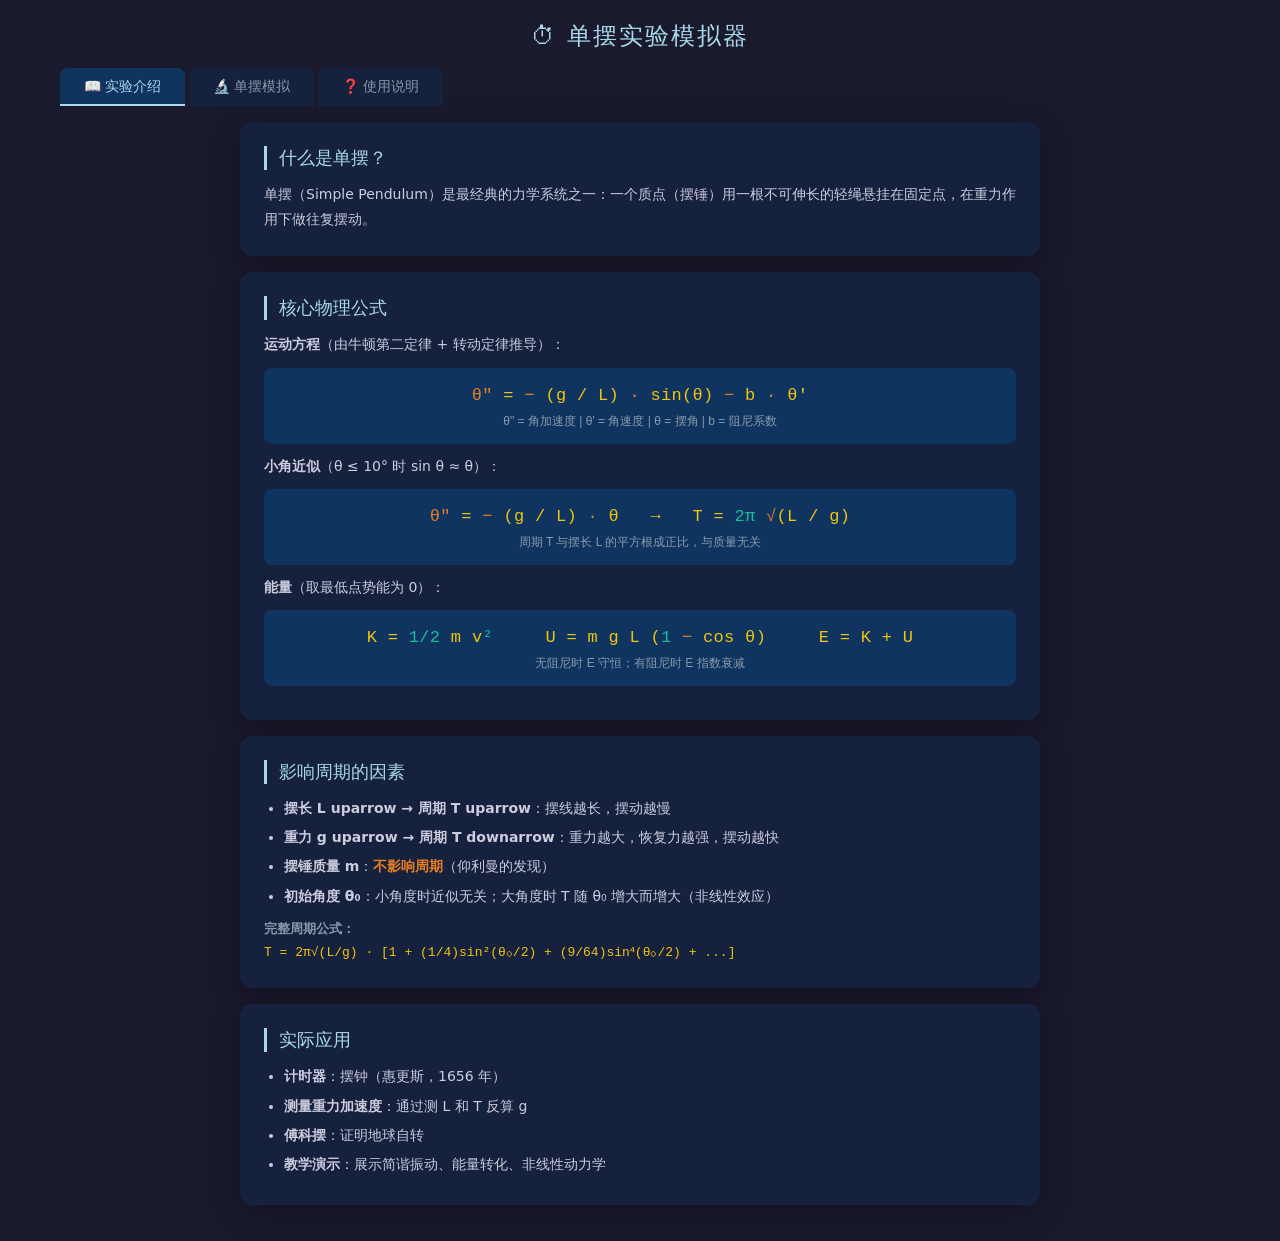
<file: pendulum.html>
<!DOCTYPE html>
<html lang="zh-CN">
<head>
<meta charset="UTF-8">
<meta name="viewport" content="width=device-width, initial-scale=1.0">
<title>单摆实验模拟器 - 虚拟物理实验室</title>
<style>
* { margin: 0; padding: 0; box-sizing: border-box; }
body { font-family: 'Segoe UI', system-ui, -apple-system, sans-serif; background: #1a1a2e; color: #eee; min-height: 100vh; }
.container { max-width: 1200px; width: 100%; margin: 0 auto; padding: 20px; }
h1 { text-align: center; margin-bottom: 16px; font-weight: 300; letter-spacing: 2px; color: #a8d8ea; font-size: 24px; }

/* ===== Tabs ===== */
.tab-nav { display: flex; gap: 4px; margin-bottom: 16px; }
.tab-btn { padding: 10px 24px; border: none; border-radius: 8px 8px 0 0; cursor: pointer; font-size: 14px; font-weight: 500; background: #16213e; color: #8899aa; transition: all .2s; }
.tab-btn:hover { background: #1a2a4a; color: #a8d8ea; }
.tab-btn.active { background: #0f3460; color: #a8d8ea; box-shadow: 0 -2px 0 #a8d8ea inset; }
.tab-content { display: none; }
.tab-content.active { display: block; }

/* ===== Sim Layout ===== */
.sim-grid { display: flex; gap: 16px; flex-wrap: wrap; }
.canvas-col { flex: 1; min-width: 480px; }
.canvas-wrapper { background: #16213e; border-radius: 12px; padding: 12px; box-shadow: 0 8px 32px rgba(0,0,0,0.3); }
canvas#pendulumCanvas { display: block; width: 100%; background: #0f3460; border-radius: 8px; cursor: grab; }

/* ===== Charts ===== */
.chart-grid { display: grid; grid-template-columns: 1fr 1fr; gap: 10px; margin-top: 12px; }
.chart-box { background: #16213e; border-radius: 10px; padding: 10px; box-shadow: 0 4px 16px rgba(0,0,0,0.2); }
.chart-box .chart-title { font-size: 12px; color: #a8d8ea; font-weight: 500; margin-bottom: 4px; letter-spacing: 0.5px; }
.chart-box canvas { display: block; width: 100%; background: #0f3460; border-radius: 6px; }

/* ===== Controls ===== */
.controls { width: 300px; display: flex; flex-direction: column; gap: 10px; }
.panel { background: #16213e; border-radius: 12px; padding: 14px; box-shadow: 0 8px 32px rgba(0,0,0,0.3); }
.panel h3 { font-size: 13px; color: #a8d8ea; margin-bottom: 10px; font-weight: 500; letter-spacing: 1px; text-transform: uppercase; }
.ctrl-header { display: flex; justify-content: space-between; align-items: center; margin-bottom: 2px; }
.ctrl-header label { font-size: 13px; color: #ccc; }
.ctrl-header .val { color: #a8d8ea; font-weight: 600; font-size: 13px; }
.ctrl-input-row { display: flex; align-items: center; gap: 6px; margin-top: 4px; }
input[type="range"] { flex: 1; height: 4px; -webkit-appearance: none; background: #0f3460; border-radius: 2px; outline: none; }
input[type="range"]::-webkit-slider-thumb { -webkit-appearance: none; width: 16px; height: 16px; background: #a8d8ea; border-radius: 50%; cursor: pointer; transition: transform .15s; }
input[type="range"]::-webkit-slider-thumb:hover { transform: scale(1.2); }
.num-input { width: 64px; padding: 4px 6px; border: 1px solid #2a4060; border-radius: 5px; background: #0a1a3a; color: #eee; font-size: 13px; font-family: 'Courier New', monospace; text-align: center; outline: none; }
.num-input:focus { border-color: #a8d8ea; }
.num-input.invalid { border-color: #e74c3c; }
.arrow-group { display: flex; flex-direction: column; gap: 1px; }
.arrow-btn { width: 22px; height: 16px; border: none; cursor: pointer; font-size: 8px; line-height: 1; display: flex; align-items: center; justify-content: center; border-radius: 3px; background: #0f3460; color: #a8d8ea; transition: background .15s; padding: 0; user-select: none; }
.arrow-btn:hover { background: #1a4a7a; }
.arrow-btn:active { background: #2a5a8a; }
.ctrl-unit { font-size: 12px; color: #8899aa; margin-left: 2px; min-width: 24px; }
.btn-group { display: flex; gap: 8px; }
.btn { flex: 1; padding: 9px; border: none; border-radius: 8px; cursor: pointer; font-size: 14px; font-weight: 600; transition: all .2s; }
.btn-start { background: #2ecc71; color: #fff; }
.btn-start:hover { background: #27ae60; }
.btn-start.running { background: #e74c3c; }
.btn-start.running:hover { background: #c0392b; }
.btn-reset { background: #7f8c8d; color: #fff; }
.btn-reset:hover { background: #6c7a7a; }
.chk-group { display: flex; gap: 12px; align-items: center; margin-top: 6px; flex-wrap: wrap; }
.chk-group label { font-size: 13px; color: #ccc; cursor: pointer; display: flex; align-items: center; gap: 4px; }
input[type="checkbox"] { accent-color: #a8d8ea; width: 14px; height: 14px; cursor: pointer; }
.data-grid { display: grid; grid-template-columns: 1fr 1fr; gap: 5px; }
.data-item { background: #0f3460; padding: 6px 8px; border-radius: 5px; }
.data-item .dlabel { font-size: 11px; color: #8899aa; }
.data-item .dval { font-size: 14px; font-weight: 700; color: #fff; font-family: 'Courier New', monospace; }
.data-item .dval.orange { color: #e67e22; }
.data-item .dval.green { color: #1abc9c; }
.data-item .dval.gold { color: #f1c40f; }

/* ===== Intro Tab ===== */
.intro-content { max-width: 800px; margin: 0 auto; }
.intro-card { background: #16213e; border-radius: 12px; padding: 24px; margin-bottom: 16px; box-shadow: 0 8px 32px rgba(0,0,0,0.3); }
.intro-card h2 { color: #a8d8ea; font-size: 18px; font-weight: 500; margin-bottom: 12px; border-left: 3px solid #a8d8ea; padding-left: 12px; }
.intro-card p, .intro-card li { color: #ccd; font-size: 14px; line-height: 1.8; }
.intro-card ul { padding-left: 20px; }
.intro-card ul li { margin-bottom: 4px; }
.formula-block { background: #0f3460; border-radius: 8px; padding: 14px 18px; margin: 10px 0; }
.formula-block .eq { text-align: center; font-size: 17px; color: #f1c40f; font-family: 'Courier New', 'Consolas', monospace; letter-spacing: 0.3px; padding: 4px 0; }
.formula-block .eq .sym { color: #f1c40f; }
.formula-block .eq .op { color: #e67e22; }
.formula-block .eq .num { color: #1abc9c; }
.formula-block .desc { text-align: center; font-size: 12px; color: #8899aa; margin-top: 4px; font-family: 'Segoe UI', sans-serif; }
.highlight { color: #e67e22; font-weight: 600; }
.highlight-cyan { color: #1abc9c; font-weight: 600; }

/* ===== Help Tab ===== */
.help-content { max-width: 800px; margin: 0 auto; }
.help-card { background: #16213e; border-radius: 12px; padding: 24px; margin-bottom: 16px; box-shadow: 0 8px 32px rgba(0,0,0,0.3); }
.help-card h2 { color: #a8d8ea; font-size: 18px; font-weight: 500; margin-bottom: 12px; border-left: 3px solid #a8d8ea; padding-left: 12px; }
.help-card h3 { color: #a8d8ea; font-size: 14px; font-weight: 500; margin: 12px 0 6px; }
.help-card p, .help-card li { color: #ccd; font-size: 14px; line-height: 1.8; }
.help-card ul { padding-left: 20px; }
.help-card ul li { margin-bottom: 4px; }
.help-card .key { display: inline-block; background: #0f3460; padding: 1px 8px; border-radius: 4px; font-family: 'Courier New', monospace; font-size: 12px; color: #a8d8ea; }
.hint-box { background: #0f3460; border-radius: 8px; padding: 12px 16px; margin: 8px 0; border-left: 3px solid #f1c40f; }
.hint-box .hint-title { color: #f1c40f; font-size: 12px; font-weight: 600; text-transform: uppercase; letter-spacing: 1px; margin-bottom: 4px; }
.hint-box p { margin: 0; font-size: 13px; }

@media (max-width: 900px) {
  .controls { width: 100%; }
  .canvas-col { min-width: unset; }
  .chart-grid { grid-template-columns: 1fr; }
  .tab-btn { padding: 8px 14px; font-size: 13px; }
}
</style>
</head>
<body>
<div class="container">
  <h1>⏱ 单摆实验模拟器</h1>
  <div class="tab-nav">
    <button class="tab-btn active" data-tab="intro">📖 实验介绍</button>
    <button class="tab-btn" data-tab="sim">🔬 单摆模拟</button>
    <button class="tab-btn" data-tab="help">❓ 使用说明</button>
  </div>

  <!-- ===== INTRO TAB ===== -->
  <div id="tab-intro" class="tab-content active">
    <div class="intro-content">
      <div class="intro-card">
        <h2>什么是单摆？</h2>
        <p>单摆（Simple Pendulum）是最经典的力学系统之一：一个质点（摆锤）用一根不可伸长的轻绳悬挂在固定点，在重力作用下做往复摆动。</p>
      </div>
      <div class="intro-card">
        <h2>核心物理公式</h2>

        <p><strong>运动方程</strong>（由牛顿第二定律 + 转动定律推导）：</p>
        <div class="formula-block">
          <div class="eq"><span class="op">θ"</span> = <span class="op">−</span> (<span class="sym">g</span> / <span class="sym">L</span>) <span class="op">·</span> sin(<span class="sym">θ</span>) <span class="op">−</span> <span class="sym">b</span> <span class="op">·</span> <span class="sym">θ</span>'</div>
          <div class="desc">θ" = 角加速度 | θ' = 角速度 | θ = 摆角 | b = 阻尼系数</div>
        </div>

        <p><strong>小角近似</strong>（θ ≤ 10° 时 sin θ ≈ θ）：</p>
        <div class="formula-block">
          <div class="eq"><span class="op">θ"</span> = <span class="op">−</span> (<span class="sym">g</span> / <span class="sym">L</span>) <span class="op">·</span> <span class="sym">θ</span>   →   <span class="sym">T</span> = <span class="num">2π</span> <span class="op">√</span>(<span class="sym">L</span> / <span class="sym">g</span>)</div>
          <div class="desc">周期 T 与摆长 L 的平方根成正比，与质量无关</div>
        </div>

        <p><strong>能量</strong>（取最低点势能为 0）：</p>
        <div class="formula-block">
          <div class="eq"><span class="sym">K</span> = <span class="num">1/2</span> <span class="sym">m</span> <span class="sym">v</span><span class="num">²</span>     <span class="sym">U</span> = <span class="sym">m</span> <span class="sym">g</span> <span class="sym">L</span> (<span class="num">1</span> <span class="op">−</span> cos <span class="sym">θ</span>)     <span class="sym">E</span> = <span class="sym">K</span> + <span class="sym">U</span></div>
          <div class="desc">无阻尼时 E 守恒；有阻尼时 E 指数衰减</div>
        </div>
      </div>
      <div class="intro-card">
        <h2>影响周期的因素</h2>
        <ul>
          <li><strong>摆长 L uparrow → 周期 T uparrow</strong>：摆线越长，摆动越慢</li>
          <li><strong>重力 g uparrow → 周期 T downarrow</strong>：重力越大，恢复力越强，摆动越快</li>
          <li><strong>摆锤质量 m</strong>：<span class="highlight">不影响周期</span>（仰利曼的发现）</li>
          <li><strong>初始角度 θ₀</strong>：小角度时近似无关；大角度时 T 随 θ₀ 增大而增大（非线性效应）</li>
        </ul>
        <p style="margin-top:8px;color:#8899aa;font-size:13px;"><strong>完整周期公式：</strong><br><span style="font-family:'Courier New',monospace;color:#f1c40f;">T = 2π√(L/g) · [1 + (1/4)sin²(θ₀/2) + (9/64)sin⁴(θ₀/2) + ...]</span></p>
      </div>
      <div class="intro-card">
        <h2>实际应用</h2>
        <ul>
          <li><strong>计时器</strong>：摆钟（惠更斯，1656 年）</li>
          <li><strong>测量重力加速度</strong>：通过测 L 和 T 反算 g</li>
          <li><strong>傅科摆</strong>：证明地球自转</li>
          <li><strong>教学演示</strong>：展示简谐振动、能量转化、非线性动力学</li>
        </ul>
      </div>
    </div>
  </div>

  <!-- ===== SIM TAB ===== -->
  <div id="tab-sim" class="tab-content">
    <div class="sim-grid">
      <div class="canvas-col">
        <div class="canvas-wrapper">
          <canvas id="pendulumCanvas" width="560" height="420"></canvas>
        </div>
        <div class="chart-grid">
          <div class="chart-box"><div class="chart-title">θ-t 图（角度 + 角速度）</div><canvas id="chartTheta" width="240" height="120"></canvas></div>
          <div class="chart-box"><div class="chart-title">E-t 图（能量）</div><canvas id="chartEnergy" width="240" height="120"></canvas></div>
          <div class="chart-box"><div class="chart-title">v-t 图（线速度）</div><canvas id="chartVel" width="240" height="120"></canvas></div>
          <div class="chart-box"><div class="chart-title">𝜃-ω 相空间</div><canvas id="chartPhase" width="240" height="120"></canvas></div>
        </div>
      </div>
      <div class="controls">
        <div class="panel">
          <h3>控制</h3>
          <div class="btn-group">
            <button class="btn btn-start" id="btnStart">▶ 启动</button>
            <button class="btn btn-reset" id="btnReset">↻ 重置</button>
          </div>
          <button class="btn btn-export" id="btnExport" style="margin-top:6px;background:#8e44ad;color:#fff;width:100%;">📥 导出实验数据 (CSV)</button>
          <div class="chk-group">
            <label><input type="checkbox" id="showTrace" checked> 摆锤轨迹</label>
            <label><input type="checkbox" id="showEnergy"> 能量条</label>
          </div>
        </div>
        <div class="panel">
          <h3>参数</h3>
          <div class="ctrl-group" style="margin-bottom:10px">
            <div class="ctrl-header"><label>摆长 L</label><span class="val" id="lengthVal">2.00</span></div>
            <input type="range" id="lenSlider" min="0.5" max="4" step="0.01" value="2">
            <div class="ctrl-input-row">
              <input type="text" class="num-input" id="lenInput" value="2.00" maxlength="5">
              <div class="arrow-group"><button class="arrow-btn" data-target="lenSlider" data-dir="1">▲</button><button class="arrow-btn" data-target="lenSlider" data-dir="-1">▼</button></div>
              <span class="ctrl-unit">m</span>
            </div>
          </div>
          <div class="ctrl-group" style="margin-bottom:10px">
            <div class="ctrl-header"><label>初始角度 θ₀</label><span class="val" id="angleVal">30.0</span></div>
            <input type="range" id="angSlider" min="5" max="80" step="0.1" value="30">
            <div class="ctrl-input-row">
              <input type="text" class="num-input" id="angInput" value="30.0" maxlength="5">
              <div class="arrow-group"><button class="arrow-btn" data-target="angSlider" data-dir="1">▲</button><button class="arrow-btn" data-target="angSlider" data-dir="-1">▼</button></div>
              <span class="ctrl-unit">°</span>
            </div>
          </div>
          <div class="ctrl-group" style="margin-bottom:10px">
            <div class="ctrl-header"><label>重力 g</label><span class="val" id="gravityVal">9.81</span></div>
            <input type="range" id="gravSlider" min="0.5" max="20" step="0.1" value="9.81">
            <div class="ctrl-input-row">
              <input type="text" class="num-input" id="gravInput" value="9.81" maxlength="5">
              <div class="arrow-group"><button class="arrow-btn" data-target="gravSlider" data-dir="1">▲</button><button class="arrow-btn" data-target="gravSlider" data-dir="-1">▼</button></div>
              <span class="ctrl-unit">m/s²</span>
            </div>
          </div>
          <div class="ctrl-group">
            <div class="ctrl-header"><label>阻尼系数</label><span class="val" id="dampingVal">0.00</span></div>
            <input type="range" id="dampSlider" min="0" max="0.5" step="0.01" value="0">
            <div class="ctrl-input-row">
              <input type="text" class="num-input" id="dampInput" value="0.00" maxlength="5">
              <div class="arrow-group"><button class="arrow-btn" data-target="dampSlider" data-dir="1">▲</button><button class="arrow-btn" data-target="dampSlider" data-dir="-1">▼</button></div>
              <span class="ctrl-unit">—</span>
            </div>
          </div>
        </div>
        <div class="panel">
          <h3>实时数据</h3>
          <div class="data-grid">
            <div class="data-item"><div class="dlabel">角度 θ</div><div class="dval orange" id="dispAngle">0.0°</div></div>
            <div class="data-item"><div class="dlabel">角速度 ω</div><div class="dval" id="dispOmega">0.00 rad/s</div></div>
            <div class="data-item"><div class="dlabel">线速度 v</div><div class="dval" id="dispVel">0.00 m/s</div></div>
            <div class="data-item"><div class="dlabel">周期 T</div><div class="dval green" id="dispPeriod">—</div></div>
            <div class="data-item"><div class="dlabel">动能 K</div><div class="dval gold" id="dispKE">0.00 J</div></div>
            <div class="data-item"><div class="dlabel">势能 U</div><div class="dval gold" id="dispPE">0.00 J</div></div>
            <div class="data-item"><div class="dlabel">总能量 E</div><div class="dval gold" id="dispTE">0.00 J</div></div>
            <div class="data-item"><div class="dlabel">已运行</div><div class="dval" id="dispTime">0.0 s</div></div>
          </div>
        </div>
      </div>
    </div>
  </div>

  <!-- ===== HELP TAB ===== -->
  <div id="tab-help" class="tab-content">
    <div class="help-content">
      <div class="help-card">
        <h2>界面概览</h2>
        <p>模拟器分为三个主标签页：</p>
        <ul>
          <li><strong>📖 实验介绍</strong> — 单摆的物理原理、公式和背景知识</li>
          <li><strong>🔬 单摆模拟</strong> — 交互式模拟主界面，含动画、控件和图表</li>
          <li><strong>❓ 使用说明</strong> — 你正在阅读的这份指南</li>
        </ul>
      </div>
      <div class="help-card">
        <h2>参数调节方式</h2>
        <p>每个参数提供三种调节方式，可任选：</p>
        <ul>
          <li><strong>拖动滑块</strong> — 直观快速调整</li>
          <li><strong>输入框输入</strong> — 点击输入框，直接输入精确数值（最多两位小数），按 <span class="key">Enter</span> 或点击空白处确认</li>
          <li><strong>▲ ▼ 微调按钮</strong> — 点击上下箭头逐位微调，长按可连续调整</li>
        </ul>
        <div class="hint-box">
          <div class="hint-title">💡 提示</div>
          <p>输入非法数值（超出范围、非数字）时，输入框会变红并自动还原为上次有效值。</p>
        </div>
      </div>
      <div class="help-card">
        <h2>交互操作</h2>
        <ul>
          <li><strong>拖搭摆锤</strong> — 在暂停状态下，直接用鼠标拖搭画布上的摆锤设置初始角度</li>
          <li><strong>▶ 启动 / ⏸ 暂停</strong> — 控制模拟运行</li>
          <li><strong>↻ 重置</strong> — 回到初始状态</li>
          <li><strong>生活调参</strong> — 运行中可以随时调整摆长、重力、阻尼，即时生效</li>
        </ul>
      </div>
      <div class="help-card">
        <h2>图表解读</h2>
        <ul>
          <li><strong>θ-t 图</strong> — 蓝色曲线为角度随时间变化，檀色虚线为角速度。观察振幅衰减和相位关系</li>
          <li><strong>E-t 图</strong> — 红色=动能，蓝色=势能，金色=总能量。无阻尼时总能量保持水平</li>
          <li><strong>v-t 图</strong> — 摆锤线速度随时间变化</li>
          <li><strong>θ-ω 相空间</strong> — 角度与角速度的关系曲线。无阻尼时呈椭圆环，有阻尼时向内螺旋</li>
        </ul>
      </div>
      <div class="help-card">
        <h2>实验建议</h2>
        <ul>
          <li>设阻尼 = 0，观察能量守恒（总能量线保持平直）</li>
          <li>逐渐增大初始角度（30° → 60° → 80°），观察周期变化</li>
          <li>设较大阻尼（如 0.20），观察振幅的指数衰减</li>
          <li>改变重力 g（模拟月球或木星环境），观察周期变化</li>
        </ul>
      </div>
    </div>
  </div>
</div>

<script>
(function(){
"use strict";
// ======================== DOM REFS ========================
var $ = function(id) { return document.getElementById(id); };
var DPR = window.devicePixelRatio || 1;
function setupCanvasHiDPI(cv, lw, lh) {
  cv._lw = lw; cv._lh = lh;
  cv.width = lw * DPR; cv.height = lh * DPR;
  cv.getContext('2d').scale(DPR, DPR);
}

var canvas = $('pendulumCanvas');
var cW = 560, cH = 420;
var ctx;

// Chart canvases
var cTheta = $('chartTheta'), ctCtx = cTheta.getContext('2d');
var cEnergy = $('chartEnergy'), ceCtx = cEnergy.getContext('2d');
var cVel = $('chartVel'), cvCtx = cVel.getContext('2d');
var cPhase = $('chartPhase'), cpCtx = cPhase.getContext('2d');

// Controls
var btnStart = $('btnStart'), btnReset = $('btnReset');
var sL = $('lenSlider'), sA = $('angSlider'), sG = $('gravSlider'), sD = $('dampSlider');
var iL = $('lenInput'), iA = $('angInput'), iG = $('gravInput'), iD = $('dampInput');
var cbTrace = $('showTrace'), cbEnergy = $('showEnergy');

// ======================== PARAM CONFIG ========================
var PARAMS = {
  len: { min: 0.5, max: 4, step: 0.01, dec: 2, slider: sL, input: iL, valEl: $('lengthVal'), unit: 'm' },
  ang: { min: 5, max: 80, step: 0.1, dec: 1, slider: sA, input: iA, valEl: $('angleVal'), unit: '°' },
  grav: { min: 0.5, max: 20, step: 0.1, dec: 1, slider: sG, input: iG, valEl: $('gravityVal'), unit: 'm/s²' },
  damp: { min: 0, max: 0.5, step: 0.01, dec: 2, slider: sD, input: iD, valEl: $('dampingVal'), unit: '' },
};

// ======================== STATE ========================
var running = false;
var theta = 0, omega = 0, time = 0;
var g = 9.81, L = 2, damping = 0, theta0_deg = 30;
var lastTimestamp = null;
var trace = [];
var phaseData = [];
var zeroCrossings = [];
var lastTheta = 0;
var frameCount = 0;
var arrowTimers = {};

// History for charts
var hist = { t: [], theta: [], omega: [], ke: [], pe: [], te: [], v: [] };
var MAX_TRACE = 500;
var MAX_PHASE = 300;
var MAX_HIST = 3000;

// ======================== PARAM HELPERS ========================
function clamp(v, mn, mx) { return v < mn ? mn : (v > mx ? mx : v); }

function fmtVal(val, dec) { return Number(val).toFixed(dec); }

function readParam(key) { return parseFloat(PARAMS[key].slider.value); }

function writeParam(key, val) {
  var p = PARAMS[key];
  val = clamp(val, p.min, p.max);
  var rounded = Math.round(val / p.step) * p.step;
  p.slider.value = rounded;
  p.input.value = fmtVal(rounded, p.dec);
  p.valEl.textContent = fmtVal(rounded, p.dec);
  return rounded;
}

function applyParamsToPhysics(resetMotion) {
  L = readParam('len');
  theta0_deg = readParam('ang');
  g = readParam('grav');
  damping = readParam('damp');
  if (resetMotion) {
    theta = theta0_deg * Math.PI / 180;
    omega = 0;
    time = 0;
    clearHistory();
  }
}

function clearHistory() {
  trace.length = 0;
  phaseData.length = 0;
  zeroCrossings.length = 0;
  hist.t.length = 0; hist.theta.length = 0; hist.omega.length = 0;
  hist.ke.length = 0; hist.pe.length = 0; hist.te.length = 0; hist.v.length = 0;
}

function syncAllDisplays() {
  for (var k in PARAMS) {
    var p = PARAMS[k];
    var v = parseFloat(p.slider.value);
    p.input.value = fmtVal(v, p.dec);
    p.valEl.textContent = fmtVal(v, p.dec);
  }
}

// ======================== TAB SWITCHING ========================
(function() {
  var btns = document.querySelectorAll('.tab-btn');
  for (var i = 0; i < btns.length; i++) {
    btns[i].addEventListener('click', function() {
      var activeBtns = document.querySelectorAll('.tab-btn.active');
      for (var j = 0; j < activeBtns.length; j++) activeBtns[j].classList.remove('active');
      var activeTabs = document.querySelectorAll('.tab-content.active');
      for (var j = 0; j < activeTabs.length; j++) activeTabs[j].classList.remove('active');
      this.classList.add('active');
      $('tab-' + this.dataset.tab).classList.add('active');
    });
  }
})();

// ======================== PHYSICS (RK4) ========================
function step(dt) {
  if (!running) return;
  if (dt > 0.05) dt = 0.05;
  var f = function(th, om) { return -(g / L) * Math.sin(th) - damping * om; };
  var k1v = f(theta, omega), k1x = omega;
  var k2v = f(theta + 0.5*dt*k1x, omega + 0.5*dt*k1v), k2x = omega + 0.5*dt*k1v;
  var k3v = f(theta + 0.5*dt*k2x, omega + 0.5*dt*k2v), k3x = omega + 0.5*dt*k2v;
  var k4v = f(theta + dt*k3x, omega + dt*k3v), k4x = omega + dt*k3v;
  theta += (dt/6)*(k1x + 2*k2x + 2*k3x + k4x);
  omega += (dt/6)*(k1v + 2*k2v + 2*k3v + k4v);
  time += dt;

  // Trace
  trace.push({ theta: theta, t: time });
  if (trace.length > MAX_TRACE) trace.shift();
  phaseData.push({ theta: theta, omega: omega });
  if (phaseData.length > MAX_PHASE) phaseData.shift();

  // Period estimation
  if (lastTheta * theta < 0 && Math.abs(omega) > 0.05) {
    zeroCrossings.push(time);
    if (zeroCrossings.length > 4) zeroCrossings.shift();
  }
  lastTheta = theta;

  // Record history (every 2 frames)
  frameCount++;
  if (frameCount % 2 === 0) {
    var v = omega * L;
    var h = L * (1 - Math.cos(theta));
    var ke = 0.5 * v * v;
    var pe = g * h;
    hist.t.push(time);
    hist.theta.push(theta);
    hist.omega.push(omega);
    hist.v.push(v);
    hist.ke.push(ke);
    hist.pe.push(pe);
    hist.te.push(ke + pe);
    if (hist.t.length > MAX_HIST) {
      hist.t.shift(); hist.theta.shift(); hist.omega.shift();
      hist.v.shift(); hist.ke.shift(); hist.pe.shift(); hist.te.shift();
    }
  }
}

// ======================== PENDULUM RENDERING ========================
var PIVOT = { x: 280, y: 65 };
var SCALE = 65;

function drawPendulum() {
  ctx.clearRect(0, 0, cW, cH);
  // Background
  var bg = ctx.createRadialGradient(cW/2, cH/2, 0, cW/2, cH/2, cW*0.7);
  bg.addColorStop(0, '#1a3a6a'); bg.addColorStop(1, '#0a1a3a');
  ctx.fillStyle = bg; ctx.fillRect(0, 0, cW, cH);

  // Grid
  ctx.strokeStyle = 'rgba(255,255,255,0.04)'; ctx.lineWidth = 1;
  for (var x = 0; x < cW; x += 40) { ctx.beginPath(); ctx.moveTo(x,0); ctx.lineTo(x,cH); ctx.stroke(); }
  for (var y = 0; y < cH; y += 40) { ctx.beginPath(); ctx.moveTo(0,y); ctx.lineTo(cW,y); ctx.stroke(); }

  // Protractor
  var arcR = 50;
  ctx.strokeStyle = 'rgba(168,216,234,0.15)'; ctx.lineWidth = 1;
  ctx.beginPath(); ctx.arc(PIVOT.x, PIVOT.y, arcR, -Math.PI*0.75, -Math.PI*0.25); ctx.stroke();
  for (var a = -60; a <= 60; a += 15) {
    if (a === 0) continue;
    var rad = a * Math.PI / 180;
    ctx.beginPath();
    ctx.moveTo(PIVOT.x+(arcR-6)*Math.cos(-Math.PI/2+rad), PIVOT.y+(arcR-6)*Math.sin(-Math.PI/2+rad));
    ctx.lineTo(PIVOT.x+(arcR+3)*Math.cos(-Math.PI/2+rad), PIVOT.y+(arcR+3)*Math.sin(-Math.PI/2+rad));
    ctx.strokeStyle = 'rgba(168,216,234,0.2)'; ctx.stroke();
    ctx.fillStyle = 'rgba(168,216,234,0.3)'; ctx.font = '9px sans-serif'; ctx.textAlign = 'center';
    ctx.fillText(a+'°', PIVOT.x+(arcR+14)*Math.cos(-Math.PI/2+rad), PIVOT.y+(arcR+14)*Math.sin(-Math.PI/2+rad)+3);
  }
  ctx.fillStyle = 'rgba(168,216,234,0.3)'; ctx.font = '9px sans-serif'; ctx.textAlign = 'center';
  ctx.fillText('0°', PIVOT.x, PIVOT.y+arcR+16);

  // Pendulum geometry
  var bobR = Math.max(7, Math.min(20, L*4.5));
  var bobX = PIVOT.x + L*SCALE*Math.sin(theta);
  var bobY = PIVOT.y + L*SCALE*Math.cos(theta);

  // Trace
  if (cbTrace.checked && trace.length > 1) {
    ctx.beginPath();
    for (var i = 0; i < trace.length; i++) {
      var px = PIVOT.x + L*SCALE*Math.sin(trace[i].theta);
      var py = PIVOT.y + L*SCALE*Math.cos(trace[i].theta);
      i===0 ? ctx.moveTo(px,py) : ctx.lineTo(px,py);
    }
    ctx.strokeStyle = 'rgba(231,76,60,0.3)'; ctx.lineWidth = 2; ctx.stroke();
  }

  // String
  ctx.shadowColor = 'rgba(0,0,0,0.3)'; ctx.shadowBlur = 3;
  ctx.strokeStyle = '#ddd'; ctx.lineWidth = 2;
  ctx.beginPath(); ctx.moveTo(PIVOT.x,PIVOT.y); ctx.lineTo(bobX,bobY); ctx.stroke();
  ctx.shadowBlur = 0;

  // Pivot mount
  ctx.fillStyle = '#667'; ctx.fillRect(PIVOT.x-18, PIVOT.y-5, 36, 10);
  ctx.fillStyle = '#889'; ctx.beginPath(); ctx.arc(PIVOT.x,PIVOT.y,5,0,Math.PI*2); ctx.fill();
  ctx.fillStyle = '#aab'; ctx.beginPath(); ctx.arc(PIVOT.x,PIVOT.y,2.5,0,Math.PI*2); ctx.fill();

  // Bob with 3D effect
  var bobGrad = ctx.createRadialGradient(bobX-bobR*0.3, bobY-bobR*0.3, bobR*0.1, bobX, bobY, bobR);
  bobGrad.addColorStop(0,'#ff6b6b'); bobGrad.addColorStop(0.7,'#c0392b'); bobGrad.addColorStop(1,'#7a1f1a');
  ctx.shadowColor = 'rgba(0,0,0,0.4)'; ctx.shadowBlur = 6;
  ctx.beginPath(); ctx.arc(bobX,bobY,bobR,0,Math.PI*2); ctx.fillStyle = bobGrad; ctx.fill();
  ctx.shadowBlur = 0;
  ctx.beginPath(); ctx.arc(bobX-bobR*0.25,bobY-bobR*0.25,bobR*0.3,0,Math.PI*2);
  ctx.fillStyle = 'rgba(255,255,255,0.2)'; ctx.fill();

  // Energy bar overlay
  if (cbEnergy.checked) {
    var v = omega*L, h = L*(1-Math.cos(theta));
    var ke = 0.5*v*v, pe = g*h, te = ke+pe;
    var maxE = Math.max(1, te);
    var bw = 18, bx = 16, bh = cH-70, by = 55;
    ctx.fillStyle = 'rgba(231,76,60,0.5)'; ctx.fillRect(bx, by+bh-ke/maxE*bh, bw, ke/maxE*bh);
    ctx.fillStyle = 'rgba(52,152,219,0.5)'; ctx.fillRect(bx+bw+3, by+bh-pe/maxE*bh, bw, pe/maxE*bh);
    ctx.fillStyle = 'rgba(241,196,15,0.5)'; ctx.fillRect(bx+2*bw+6, by+bh-Math.min(bh,te/maxE*bh), bw, Math.min(bh,te/maxE*bh));
    ctx.fillStyle = '#aaa'; ctx.font = '9px sans-serif'; ctx.textAlign = 'center';
    ctx.fillText('K', bx+bw/2, by-3); ctx.fillText('U', bx+bw+3+bw/2, by-3); ctx.fillText('E', bx+2*bw+6+bw/2, by-3);
  }
}

// ======================== DATA DISPLAY ========================
function updateDataDisplay() {
  var v = omega * L, h = L * (1 - Math.cos(theta));
  var ke = 0.5 * v * v, pe = g * h, te = ke + pe;
  $('dispAngle').textContent = (theta*180/Math.PI).toFixed(1)+'°';
  $('dispOmega').textContent = omega.toFixed(2)+' rad/s';
  $('dispVel').textContent = v.toFixed(3)+' m/s';
  $('dispKE').textContent = ke.toFixed(3)+' J';
  $('dispPE').textContent = pe.toFixed(3)+' J';
  $('dispTE').textContent = te.toFixed(3)+' J';
  $('dispTime').textContent = time.toFixed(1)+' s';
  if (zeroCrossings.length >= 2) {
    var periods = [];
    for (var i = 1; i < zeroCrossings.length; i++) periods.push(2*(zeroCrossings[i]-zeroCrossings[i-1]));
    var avg = periods.reduce(function(a,b){return a+b;},0)/periods.length;
    $('dispPeriod').textContent = avg.toFixed(3)+' s';
  } else {
    $('dispPeriod').textContent = (2*Math.PI*Math.sqrt(L/g)).toFixed(3)+' s (理论)';
  }
}

// ======================== CHART RENDERING ========================
function drawSingleChart(canvasEl, ctx2, data, labels, colors, styles, sharedScale) {
  var w = canvasEl._lw, h = canvasEl._lh;
  var padT = 10, padR = 8, padB = 14, padL = 6;
  var pw = w - padL - padR, ph = h - padT - padB;
  ctx2.clearRect(0,0,w,h);
  ctx2.fillStyle = '#0f3460'; ctx2.fillRect(0,0,w,h);

  var xData = data[0];
  if (!xData || xData.length < 2) {
    ctx2.fillStyle = '#667'; ctx2.font = '11px sans-serif'; ctx2.textAlign = 'center';
    ctx2.fillText('等待数据...', w/2, h/2+4);
    return;
  }
  var xMin = xData[0], xMax = xData[xData.length-1];
  if (xMax - xMin < 0.001) {
    ctx2.fillStyle = '#667'; ctx2.font = '11px sans-serif'; ctx2.textAlign = 'center';
    ctx2.fillText('等待数据...', w/2, h/2+4);
    return;
  }

  // Compute y ranges
  var globalYMin = Infinity, globalYMax = -Infinity;
  var yRanges = [];
  for (var s = 1; s < data.length; s++) {
    var ys = data[s];
    if (!ys || ys.length < 2) { yRanges.push(null); continue; }
    var mn = Infinity, mx = -Infinity;
    for (var i = 0; i < ys.length; i++) { var v = ys[i]; if (v < mn) mn = v; if (v > mx) mx = v; }
    if (mx - mn < 0.0001) { mn -= 1; mx += 1; }
    if (sharedScale) { if (mn < globalYMin) globalYMin = mn; if (mx > globalYMax) globalYMax = mx; }
    yRanges.push({ min: mn, max: mx });
  }
  if (sharedScale && globalYMax - globalYMin < 0.001) { globalYMin -= 1; globalYMax += 1; }

  // Grid
  ctx2.strokeStyle = 'rgba(255,255,255,0.07)'; ctx2.lineWidth = 0.5;
  for (var i = 0; i <= 3; i++) {
    var gy = padT + (ph/3)*i;
    ctx2.beginPath(); ctx2.moveTo(padL,gy); ctx2.lineTo(padL+pw,gy); ctx2.stroke();
  }

  // Draw each line
  for (var s = 1; s < data.length; s++) {
    var ys = data[s];
    if (!ys || ys.length < 2) continue;
    var r = yRanges[s-1];
    if (!r) continue;
    var yMin = sharedScale ? globalYMin : r.min;
    var yMax = sharedScale ? globalYMax : r.max;
    var yRange = yMax - yMin || 1;

    ctx2.beginPath();
    var n = xData.length < ys.length ? xData.length : ys.length;
    for (var i = 0; i < n; i++) {
      var xi = padL + (xData[i]-xMin)/(xMax-xMin)*pw;
      var yi = padT + ph - (ys[i]-yMin)/yRange*ph;
      i===0 ? ctx2.moveTo(xi,yi) : ctx2.lineTo(xi,yi);
    }
    ctx2.strokeStyle = colors[s-1];
    ctx2.lineWidth = 1.5;
    if (styles && styles[s-1] === 'dashed') ctx2.setLineDash([3,3]);
    else ctx2.setLineDash([]);
    ctx2.stroke();
    ctx2.setLineDash([]);
  }

  // Legend
  var lx = padL + 4;
  for (var i = 0; i < labels.length; i++) {
    ctx2.fillStyle = colors[i]; ctx2.fillRect(lx, padT+2, 8, 2);
    ctx2.fillStyle = '#99a'; ctx2.font = '8px sans-serif'; ctx2.textAlign = 'left';
    ctx2.fillText(labels[i], lx+10, padT+6);
    lx += ctx2.measureText(labels[i]).width + 16;
  }
}

function drawAllCharts() {
  // If no data yet, show empty state
  if (hist.t.length < 2) {
    var charts = [cTheta, cEnergy, cVel, cPhase];
    var ctxs = [ctCtx, ceCtx, cvCtx, cpCtx];
    for (var i = 0; i < charts.length; i++) {
      var c = charts[i], cx = ctxs[i];
      cx.clearRect(0,0,c._lw,c._lh);
      cx.fillStyle = '#0f3460'; cx.fillRect(0,0,c._lw,c._lh);
      cx.fillStyle = '#667'; cx.font = '11px sans-serif'; cx.textAlign = 'center';
      cx.fillText('等待数据...', c._lw/2, c._lh/2+4);
    }
    return;
  }

  // θ-t chart
  drawSingleChart(cTheta, ctCtx,
    [hist.t, hist.theta, hist.omega],
    ['θ','ω'], ['#3498db','#e67e22'], ['solid','dashed'], false);

  // E-t chart (shared scale)
  drawSingleChart(cEnergy, ceCtx,
    [hist.t, hist.ke, hist.pe, hist.te],
    ['K','U','E'], ['#e74c3c','#3498db','#f1c40f'], ['solid','solid','solid'], true);

  // v-t chart
  drawSingleChart(cVel, cvCtx,
    [hist.t, hist.v], ['v'], ['#1abc9c'], ['solid'], true);

  // Phase space
  var pw = cPhase._lw, ph = cPhase._lh;
  cpCtx.clearRect(0,0,pw,ph);
  cpCtx.fillStyle = '#0f3460'; cpCtx.fillRect(0,0,pw,ph);
  var maxTh = 0.1, maxOm = 0.1;
  for (var i = 0; i < phaseData.length; i++) {
    var p = phaseData[i];
    if (Math.abs(p.theta) > maxTh) maxTh = Math.abs(p.theta);
    if (Math.abs(p.omega) > maxOm) maxOm = Math.abs(p.omega);
  }
  var cx = pw/2, cy = ph/2;
  var sx = pw*0.42/maxTh, sy = ph*0.42/maxOm;
  cpCtx.strokeStyle = 'rgba(255,255,255,0.06)'; cpCtx.lineWidth = 0.5;
  cpCtx.beginPath(); cpCtx.moveTo(cx,0); cpCtx.lineTo(cx,ph); cpCtx.stroke();
  cpCtx.beginPath(); cpCtx.moveTo(0,cy); cpCtx.lineTo(pw,cy); cpCtx.stroke();
  if (phaseData.length > 1) {
    cpCtx.beginPath();
    var n = phaseData.length < MAX_PHASE ? phaseData.length : MAX_PHASE;
    var start = phaseData.length - n;
    for (var i = start; i < phaseData.length; i++) {
      var px = cx + phaseData[i].theta * sx;
      var py = cy - phaseData[i].omega * sy;
      i===start ? cpCtx.moveTo(px,py) : cpCtx.lineTo(px,py);
    }
    var hue = 180 - damping * 300;
    if (hue < 0) hue = 0;
    cpCtx.strokeStyle = 'hsla(' + hue + ',80%,60%,0.7)';
    cpCtx.lineWidth = 1.5; cpCtx.stroke();
  }
  cpCtx.fillStyle = 'rgba(255,255,255,0.2)'; cpCtx.font = '7px sans-serif';
  cpCtx.textAlign = 'left'; cpCtx.fillText('θ', pw-10, 8);
  cpCtx.textAlign = 'right'; cpCtx.fillText('ω', 10, 8);
}

// ======================== MAIN DRAW ========================
function draw() {
  drawPendulum();
  updateDataDisplay();
  drawAllCharts();
}

// ======================== ANIMATION LOOP ========================
function tick(ts) {
  try {
    if (running) {
      if (lastTimestamp === null) lastTimestamp = ts;
      var dt = (ts - lastTimestamp) / 1000;
      lastTimestamp = ts;
      step(dt);
    } else {
      lastTimestamp = ts;
    }
    draw();
  } catch(e) {
    console.error(e);
  }
  requestAnimationFrame(tick);
}

// ======================== INIT ========================
function init() {
  setupCanvasHiDPI(canvas, cW, cH); ctx = canvas.getContext('2d');
  setupCanvasHiDPI(cTheta, 240, 120);
  setupCanvasHiDPI(cEnergy, 240, 120);
  setupCanvasHiDPI(cVel, 240, 120);
  setupCanvasHiDPI(cPhase, 240, 120);
  L = parseFloat(sL.value);
  theta0_deg = parseFloat(sA.value);
  g = parseFloat(sG.value);
  damping = parseFloat(sD.value);
  theta = theta0_deg * Math.PI / 180;
  omega = 0; time = 0;
  clearHistory();
  lastTheta = theta; frameCount = 0;
  syncAllDisplays();
}

// ======================== CONTROLS ========================
function onSliderChange(key, doReset) {
  return function() {
    var p = PARAMS[key];
    var v = parseFloat(p.slider.value);
    p.input.value = fmtVal(v, p.dec);
    p.valEl.textContent = fmtVal(v, p.dec);
    if (!running) {
      applyParamsToPhysics(doReset);
    } else {
      if (key === 'len') L = readParam('len');
      else if (key === 'grav') g = readParam('grav');
      else if (key === 'damp') damping = readParam('damp');
    }
  };
}
sL.addEventListener('input', onSliderChange('len', true));
sA.addEventListener('input', onSliderChange('ang', true));
sG.addEventListener('input', onSliderChange('grav', true));
sD.addEventListener('input', onSliderChange('damp', true));

// Text inputs
function setupInput(key, doReset) {
  var p = PARAMS[key];
  p.input.addEventListener('focus', function() { this.select(); });
  p.input.addEventListener('blur', function() {
    var v = parseFloat(this.value);
    if (isNaN(v)) {
      this.classList.add('invalid');
      this.value = fmtVal(parseFloat(p.slider.value), p.dec);
      var self = this;
      setTimeout(function() { self.classList.remove('invalid'); }, 300);
      return;
    }
    this.classList.remove('invalid');
    writeParam(key, v);
    if (!running) {
      applyParamsToPhysics(doReset);
    } else {
      if (key === 'len') L = readParam('len');
      else if (key === 'grav') g = readParam('grav');
      else if (key === 'damp') damping = readParam('damp');
    }
  });
  p.input.addEventListener('keydown', function(e) {
    if (e.key === 'Enter') { this.blur(); }
  });
}
setupInput('len', true);
setupInput('ang', true);
setupInput('grav', true);
setupInput('damp', true);

// Arrow buttons
(function() {
  var btns = document.querySelectorAll('.arrow-btn');
  var keyMap = { lenSlider: 'len', angSlider: 'ang', gravSlider: 'grav', dampSlider: 'damp' };
  for (var i = 0; i < btns.length; i++) {
    (function(btn) {
      var targetId = btn.dataset.target;
      var dir = parseInt(btn.dataset.dir);
      var key = keyMap[targetId];
      var p = PARAMS[key];

      function doStep() {
        var cur = parseFloat(p.slider.value);
        var nv = clamp(cur + dir * p.step, p.min, p.max);
        writeParam(key, nv);
        if (!running) {
          applyParamsToPhysics(key === 'ang');
        } else {
          if (key === 'len') L = readParam('len');
          else if (key === 'grav') g = readParam('grav');
          else if (key === 'damp') damping = readParam('damp');
        }
      }

      btn.addEventListener('mousedown', function(e) {
        e.preventDefault();
        doStep();
        var id = setInterval(doStep, 120);
        arrowTimers[targetId + dir] = id;
      });
      btn.addEventListener('mouseup', function() {
        clearInterval(arrowTimers[targetId + dir]);
        delete arrowTimers[targetId + dir];
      });
      btn.addEventListener('mouseleave', function() {
        clearInterval(arrowTimers[targetId + dir]);
        delete arrowTimers[targetId + dir];
      });
      btn.addEventListener('touchstart', function(e) {
        e.preventDefault();
        doStep();
        var id = setInterval(doStep, 120);
        arrowTimers[targetId + dir + '_touch'] = id;
      });
      btn.addEventListener('touchend', function() {
        clearInterval(arrowTimers[targetId + dir + '_touch']);
        delete arrowTimers[targetId + dir + '_touch'];
      });
    })(btns[i]);
  }
})();

// Start / Pause
btnStart.addEventListener('click', function() {
  running = !running;
  btnStart.textContent = running ? '⏸ 暂停' : '▶ 启动';
  if (running) { btnStart.classList.add('running'); lastTimestamp = null; }
  else { btnStart.classList.remove('running'); }
});

// Reset
btnReset.addEventListener('click', function() {
  running = false;
  btnStart.textContent = '▶ 启动';
  btnStart.classList.remove('running');
  init();
  draw();
});

// ======================== DRAG ========================
(function() {
  var dragging = false;
  canvas.addEventListener('mousedown', function(e) {
    if (running) return;
    var rect = canvas.getBoundingClientRect();
    var s = canvas.width / rect.width;
    var mx = (e.clientX - rect.left) * s, my = (e.clientY - rect.top) * s;
    var dx = mx - PIVOT.x, dy = my - PIVOT.y;
    var dist = Math.sqrt(dx*dx + dy*dy);
    var bobR = Math.max(7, Math.min(20, L*4.5));
    if (dist < bobR + 20) dragging = true;
  });
  canvas.addEventListener('mousemove', function(e) {
    if (!dragging || running) return;
    var rect = canvas.getBoundingClientRect();
    var s = canvas.width / rect.width;
    var mx = (e.clientX - rect.left) * s, my = (e.clientY - rect.top) * s;
    var dx = mx - PIVOT.x, dy = my - PIVOT.y;
    var nt = Math.atan2(dx, dy);
    nt = Math.max(-85*Math.PI/180, Math.min(85*Math.PI/180, nt));
    theta = nt; omega = 0; time = 0;
    var deg = Math.abs(theta*180/Math.PI);
    writeParam('ang', deg);
    theta0_deg = parseFloat(sA.value);
    clearHistory();
  });
  canvas.addEventListener('mouseup', function() { dragging = false; });
  canvas.addEventListener('mouseleave', function() { dragging = false; });
  // Touch
  canvas.addEventListener('touchstart', function(e) {
    if (running) return;
    var t = e.touches[0]; var rect = canvas.getBoundingClientRect();
    var s = canvas.width / rect.width;
    var mx = (t.clientX - rect.left)*s, my = (t.clientY - rect.top)*s;
    var dx = mx-PIVOT.x, dy = my-PIVOT.y;
    var dist = Math.sqrt(dx*dx+dy*dy);
    var bobR = Math.max(7, Math.min(20, L*4.5));
    if (dist < bobR+25) dragging = true;
    e.preventDefault();
  }, { passive: false });
  canvas.addEventListener('touchmove', function(e) {
    if (!dragging || running) return;
    var t = e.touches[0]; var rect = canvas.getBoundingClientRect();
    var s = canvas.width / rect.width;
    var mx = (t.clientX - rect.left)*s, my = (t.clientY - rect.top)*s;
    var dx = mx-PIVOT.x, dy = my-PIVOT.y;
    var nt = Math.atan2(dx, dy);
    nt = Math.max(-85*Math.PI/180, Math.min(85*Math.PI/180, nt));
    theta = nt; omega = 0; time = 0;
    var deg = Math.abs(theta*180/Math.PI);
    writeParam('ang', deg);
    theta0_deg = parseFloat(sA.value);
    clearHistory();
    e.preventDefault();
  }, { passive: false });
  canvas.addEventListener('touchend', function() { dragging = false; });
})();

// ======================== EXPORT ========================
$('btnExport').addEventListener('click', function() {
  if (hist.t.length < 2) { alert('暂无数据可导出，请先启动模拟。'); return; }
  var rows = ['时间(s),角度(rad),角速度(rad/s),线速度(m/s),动能(J),势能(J),总能量(J)'];
  for (var i = 0; i < hist.t.length; i++) {
    rows.push([
      hist.t[i].toFixed(4),
      hist.theta[i].toFixed(6),
      hist.omega[i].toFixed(6),
      hist.v[i].toFixed(6),
      hist.ke[i].toFixed(6),
      hist.pe[i].toFixed(6),
      hist.te[i].toFixed(6)
    ].join(','));
  }
  var blob = new Blob([rows.join('\n')], { type: 'text/csv;charset=utf-8;' });
  var url = URL.createObjectURL(blob);
  var a = document.createElement('a');
  a.href = url; a.download = 'pendulum_data_' + new Date().toISOString().slice(0,19).replace(/:/g,'-') + '.csv';
  a.click();
  URL.revokeObjectURL(url);
});

// ======================== START ========================
init();
draw();
requestAnimationFrame(tick);
})();
</script>
</body>
</html>
</file>
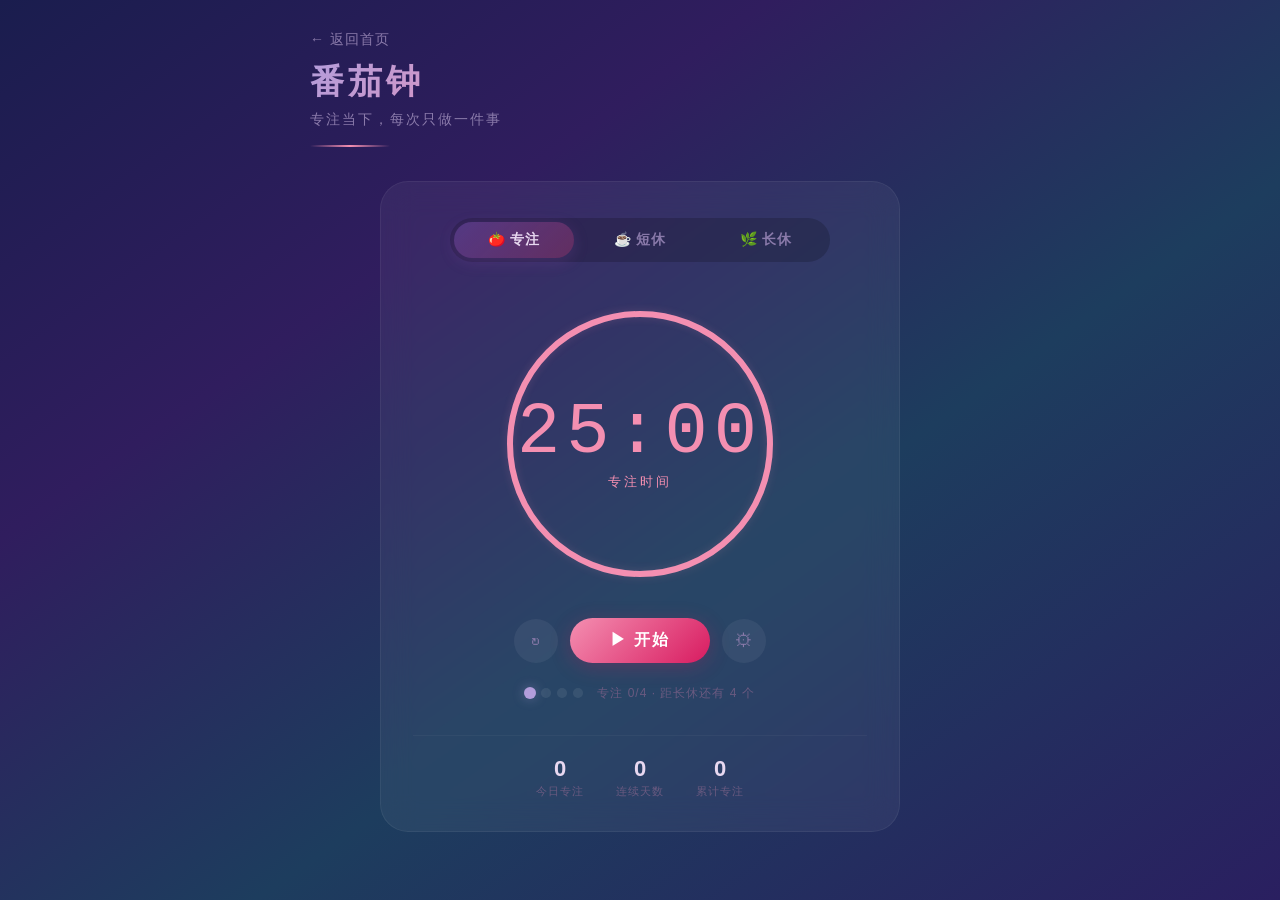
<file: pomodoro.html>
<!DOCTYPE html>
<html lang="zh-CN">
<head>
<meta charset="UTF-8">
<meta name="viewport" content="width=device-width, initial-scale=1.0">
<title>番茄钟 - 双鱼小栈</title>
<link rel="stylesheet" href="common.css">
<style>
.hdr{max-width:700px}

/* ===== main card ===== */
.main-card{
  max-width:560px;margin:24px auto;padding:0 20px 40px;
  position:relative;z-index:2
}
.card-inner{
  background:rgba(255,255,255,.05);backdrop-filter:blur(16px);
  border-radius:28px;border:1px solid rgba(255,255,255,.06);
  padding:36px 32px 32px;text-align:center
}

/* ===== mode tabs ===== */
.mode-tabs{
  display:flex;justify-content:center;gap:6px;
  background:rgba(0,0,0,.18);border-radius:50px;padding:4px;
  margin-bottom:32px;max-width:380px;margin-left:auto;margin-right:auto
}
.mode-btn{
  flex:1;padding:9px 12px;border:none;border-radius:50px;
  font-size:14px;font-weight:600;cursor:pointer;
  transition:all .3s ease;letter-spacing:1px;
  background:transparent;color:#8a7aaa
}
.mode-btn:hover{color:#c0b0d0}
.mode-btn.active{
  background:linear-gradient(135deg,rgba(120,80,180,.5),rgba(200,60,120,.35));
  color:#e8d8f0;box-shadow:0 4px 16px rgba(150,80,180,.2)
}

/* ===== timer ring ===== */
.timer-ring-wrap{
  position:relative;width:300px;height:300px;margin:0 auto 24px
}
.timer-ring-wrap svg{transform:rotate(-90deg)}
.timer-ring-bg{fill:none;stroke:rgba(255,255,255,.06);stroke-width:6}
.timer-ring-progress{fill:none;stroke:#f48fb1;stroke-width:6;stroke-linecap:round;
  transition:stroke .4s ease}
.timer-ring-glow{fill:none;stroke:#f48fb1;stroke-width:3;stroke-linecap:round;
  opacity:.35;filter:blur(5px);transition:stroke .4s ease}

.timer-center{
  position:absolute;top:50%;left:50%;transform:translate(-50%,-50%);
  text-align:center;pointer-events:none
}
.timer-display{
  font-size:72px;font-weight:300;letter-spacing:6px;color:#f0e8ff;
  font-variant-numeric:tabular-nums;font-family:'Segoe UI','Courier New',monospace;
  line-height:1;margin-bottom:4px;transition:color .4s ease
}
.timer-state-label{
  font-size:13px;color:#8a7aaa;letter-spacing:3px;font-weight:500;
  transition:color .4s ease;text-transform:uppercase
}

/* ===== controls ===== */
.timer-controls{display:flex;justify-content:center;align-items:center;gap:12px;margin-top:4px}
.btn{padding:12px 40px;border:none;border-radius:50px;cursor:pointer;
  font-size:16px;font-weight:600;letter-spacing:2px;transition:all .25s ease}
.btn-primary{
  background:linear-gradient(135deg,#f48fb1,#d81b60);
  color:#fff;box-shadow:0 4px 20px rgba(216,27,96,.25)
}
.btn-primary:hover{transform:translateY(-2px);box-shadow:0 6px 28px rgba(216,27,96,.35)}
.btn-primary:active{transform:translateY(0)}
.btn-primary.running{background:linear-gradient(135deg,#ff8a65,#e64a19);box-shadow:0 4px 20px rgba(230,74,25,.25)}
.btn-primary.running:hover{box-shadow:0 6px 28px rgba(230,74,25,.35)}
.btn-icon{
  width:44px;height:44px;border:none;border-radius:50%;cursor:pointer;
  font-size:18px;display:flex;align-items:center;justify-content:center;
  transition:all .25s ease;background:rgba(255,255,255,.06);color:#8a7aaa
}
.btn-icon:hover{background:rgba(255,255,255,.12);color:#e8d8f0;transform:translateY(-2px)}

/* ===== session info ===== */
.session-info{
  margin-top:28px;padding-top:20px;
  border-top:1px solid rgba(255,255,255,.04);
  display:flex;justify-content:center;gap:32px
}
.session-info-item{text-align:center}
.session-info-item .num{
  font-size:22px;font-weight:700;color:#e8d8f0;
  font-variant-numeric:tabular-nums
}
.session-info-item .lbl{font-size:11px;color:#6a5a80;letter-spacing:1px;margin-top:2px;text-transform:uppercase}

/* ===== settings modal ===== */
.modal-overlay{
  display:none;position:fixed;inset:0;background:rgba(0,0,0,.6);
  backdrop-filter:blur(6px);z-index:1000;align-items:center;justify-content:center;
  padding:20px
}
.modal-overlay.on{display:flex}
.modal-card{
  background:rgba(30,25,55,.92);backdrop-filter:blur(20px);
  border-radius:24px;border:1px solid rgba(255,255,255,.08);
  padding:32px;width:100%;max-width:400px;animation:fadeUp .3s ease
}
.modal-card .modal-hdr{
  display:flex;justify-content:space-between;align-items:center;margin-bottom:28px
}
.modal-card .modal-hdr h2{font-size:20px;font-weight:600;letter-spacing:2px;color:#e0d0e8}
.modal-card .modal-close{
  width:32px;height:32px;border:none;border-radius:50%;cursor:pointer;
  background:rgba(255,255,255,.06);color:#8a7aaa;font-size:16px;
  display:flex;align-items:center;justify-content:center;transition:all .2s
}
.modal-card .modal-close:hover{background:rgba(255,255,255,.12);color:#e8d8f0}
.setting-group{margin-bottom:20px}
.setting-group:last-child{margin-bottom:0}
.setting-group label{display:block;font-size:12px;color:#8a7aaa;letter-spacing:1px;margin-bottom:8px;font-weight:600}
.setting-row{display:flex;gap:10px}
.setting-item{flex:1}
.setting-item .si-label{font-size:12px;color:#6a5a80;margin-bottom:4px}
.setting-item .si-input-wrap{
  display:flex;align-items:center;gap:4px;
  background:rgba(0,0,0,.25);border-radius:10px;padding:4px
}
.setting-item .si-input-wrap input{
  width:100%;padding:8px 6px;border:none;background:transparent;
  color:#e8d8f0;font-size:16px;font-weight:600;text-align:center;
  font-family:'Courier New',monospace;outline:none
}
.setting-item .si-input-wrap input:focus{color:#f48fb1}
.setting-item .si-input-wrap .si-unit{font-size:12px;color:#6a5a80;padding-right:8px}
.modal-actions{margin-top:24px;display:flex;gap:10px}
.modal-actions .btn{flex:1;padding:12px}
.btn-secondary{
  background:rgba(255,255,255,.06);color:#b8a0cc;border:1px solid rgba(255,255,255,.06)
}
.btn-secondary:hover{background:rgba(255,255,255,.12)}

/* ===== progress dots ===== */
.progress-dots{display:flex;justify-content:center;gap:6px;margin-top:16px;min-height:28px;align-items:center}
.progress-dots .dot{
  width:10px;height:10px;border-radius:50%;background:rgba(255,255,255,.08);
  transition:all .4s ease;flex-shrink:0
}
.progress-dots .dot.done{background:#f48fb1;box-shadow:0 0 10px rgba(244,143,177,.5)}
.progress-dots .dot.current{background:#b39ddb;box-shadow:0 0 10px rgba(179,157,219,.4);transform:scale(1.2)}
.progress-dots .dot-label{font-size:12px;color:#6a5a80;letter-spacing:1px;margin-left:8px;white-space:nowrap}

/* ===== toast ===== */
.toast{
  position:fixed;bottom:30px;left:50%;transform:translateX(-50%) translateY(80px);
  background:rgba(30,25,55,.92);backdrop-filter:blur(16px);
  padding:12px 24px;border-radius:14px;border:1px solid rgba(255,255,255,.08);
  color:#e8d8f0;font-size:14px;letter-spacing:1px;
  opacity:0;transition:all .4s ease;z-index:900;
  pointer-events:none;white-space:nowrap
}
.toast.show{opacity:1;transform:translateX(-50%) translateY(0)}

/* ===== responsive ===== */
@media(max-width:640px){
  .hdr h1{font-size:26px;letter-spacing:3px}
  .card-inner{padding:24px 16px 28px;border-radius:20px}
  .timer-ring-wrap{width:240px;height:240px}
  .timer-display{font-size:56px;letter-spacing:4px}
  .mode-tabs{max-width:100%}
  .mode-btn{font-size:13px;padding:8px 10px}
  .btn{padding:10px 32px;font-size:15px}
  .session-info{gap:20px}
  .session-info-item .num{font-size:18px}
}
</style>
</head>
<body>

<a href="#main-content" style="position:absolute;left:-9999px;width:1px;height:1px;overflow:hidden;z-index:999"
   onfocus="this.style.left='16px';this.style.top='16px';this.style.width='auto';this.style.height='auto';this.style.background='#1a1d4e';this.style.color='#f48fb1';this.style.padding='12px 24px';this.style.borderRadius='8px';this.style.fontSize='16px';this.style.fontWeight='600';this.style.textDecoration='none'"
   onblur="this.style.left='-9999px';this.style.width='1px';this.style.height='1px'">跳到主内容</a>

<div class="hdr">
  <a href="index.html">← 返回首页</a>
  <h1>番茄钟</h1>
  <p>专注当下，每次只做一件事</p>
  <div class="div"></div>
</div>

<div class="main-card" id="main-content">
  <div class="card-inner">

    <!-- mode tabs -->
    <div class="mode-tabs" id="modeTabs">
      <button class="mode-btn active" data-mode="pomo">🍅 专注</button>
      <button class="mode-btn" data-mode="short">☕ 短休</button>
      <button class="mode-btn" data-mode="long">🌿 长休</button>
    </div>

    <!-- timer ring -->
    <div class="timer-ring-wrap">
      <svg width="100%" height="100%" viewBox="0 0 300 300">
        <circle class="timer-ring-bg" cx="150" cy="150" r="130"/>
        <circle class="timer-ring-glow" id="ringGlow" cx="150" cy="150" r="130"
          stroke-dasharray="816.8" stroke-dashoffset="0"/>
        <circle class="timer-ring-progress" id="ringProgress" cx="150" cy="150" r="130"
          stroke-dasharray="816.8" stroke-dashoffset="0"/>
      </svg>
      <div class="timer-center">
        <div class="timer-display" id="timerDisplay">25:00</div>
        <div class="timer-state-label" id="stateLabel">专注时间</div>
      </div>
    </div>

    <!-- controls -->
    <div class="timer-controls">
      <button class="btn-icon" id="btnReset" title="重置">↻</button>
      <button class="btn btn-primary" id="btnStart">▶ 开始</button>
      <button class="btn-icon" id="btnSettings" title="设置">⚙</button>
    </div>

    <!-- progress dots -->
    <div class="progress-dots" id="progressDots"></div>

    <!-- session info -->
    <div class="session-info">
      <div class="session-info-item">
        <div class="num" id="todayCount">0</div>
        <div class="lbl">今日专注</div>
      </div>
      <div class="session-info-item">
        <div class="num" id="streakCount">0</div>
        <div class="lbl">连续天数</div>
      </div>
      <div class="session-info-item">
        <div class="num" id="totalCount">0</div>
        <div class="lbl">累计专注</div>
      </div>
    </div>

  </div>
</div>

<!-- settings modal -->
<div class="modal-overlay" id="settingsModal">
  <div class="modal-card">
    <div class="modal-hdr">
      <h2>⚙ 设置</h2>
      <button class="modal-close" id="modalClose">✕</button>
    </div>
    <div class="setting-group">
      <label>时长（分钟）</label>
      <div class="setting-row">
        <div class="setting-item">
          <div class="si-label">专注</div>
          <div class="si-input-wrap">
            <input type="number" id="setPomo" min="1" max="120" value="25">
            <span class="si-unit">分</span>
          </div>
        </div>
        <div class="setting-item">
          <div class="si-label">短休</div>
          <div class="si-input-wrap">
            <input type="number" id="setShort" min="1" max="30" value="5">
            <span class="si-unit">分</span>
          </div>
        </div>
        <div class="setting-item">
          <div class="si-label">长休</div>
          <div class="si-input-wrap">
            <input type="number" id="setLong" min="1" max="60" value="15">
            <span class="si-unit">分</span>
          </div>
        </div>
      </div>
    </div>
    <div class="setting-group">
      <label>长休间隔</label>
      <div class="setting-row">
        <div class="setting-item">
          <div class="si-input-wrap">
            <input type="number" id="setLongInterval" min="1" max="10" value="4">
            <span class="si-unit">个专注后</span>
          </div>
        </div>
      </div>
    </div>
    <div class="modal-actions">
      <button class="btn btn-secondary" id="modalCancel">取消</button>
      <button class="btn btn-primary" id="modalSave">保存</button>
    </div>
  </div>
</div>

<!-- toast -->
<div class="toast" id="toast"></div>

<script>
(function(){
'use strict';

// ======================== DEFAULTS ========================
const DEFAULTS = {
  pomo: 25, short: 5, long: 15,
  longInterval: 4,  // every N pomos → long break
};

// ======================== STATE ========================
let state = {
  mode: 'pomo',        // pomo | short | long
  running: false,
  paused: false,
  timeLeft: DEFAULTS.pomo * 60,
  totalTime: DEFAULTS.pomo * 60,
  timerId: null,
  switchTimeoutId: null,  // auto-switch timeout after completion
  lastTickTime: 0,        // performance.now() of last tick (for accurate delta)
  pomosInSession: 0,   // completed pomos before next long break
  completedToday: 0,   // from localStorage
  streak: 0,
  totalAll: 0,
  settings: { ...DEFAULTS },
};

// ======================== DOM REFS ========================
const $ = id => document.getElementById(id);
const timerDisplay = $('timerDisplay');
const stateLabel = $('stateLabel');
const ringProgress = $('ringProgress');
const ringGlow = $('ringGlow');
const btnStart = $('btnStart');
const btnReset = $('btnReset');
const btnSettings = $('btnSettings');
const todayCount = $('todayCount');
const streakCount = $('streakCount');
const totalCount = $('totalCount');
const progressDots = $('progressDots');
const toast = $('toast');
const settingsModal = $('settingsModal');
const modalClose = $('modalClose');
const modalCancel = $('modalCancel');
const modalSave = $('modalSave');
const setPomo = $('setPomo');
const setShort = $('setShort');
const setLong = $('setLong');
const setLongInterval = $('setLongInterval');
const modeBtns = document.querySelectorAll('.mode-btn');
const CIRCUMFERENCE = 2 * Math.PI * 130; // ≈ 816.8

// ======================== COLORS ========================
const MODE_COLORS = {
  pomo: { main: '#f48fb1', label: '专注时间', btn: '▶ 开始' },
  short: { main: '#81d4fa', label: '休息一下', btn: '▶ 开始' },
  long: { main: '#b39ddb', label: '长休息', btn: '▶ 开始' },
};

// ======================== LOCAL STORAGE ========================
function loadStats() {
  try {
    const raw = localStorage.getItem('pomodoro_stats');
    if (raw) {
      const data = JSON.parse(raw);
      state.totalAll = data.totalAll || 0;
      state.streak = data.streak || 0;
      // check if stored date is today
      const today = new Date().toDateString();
      if (data.date === today) {
        state.completedToday = data.completedToday || 0;
      } else {
        state.completedToday = 0;
        // check if yesterday (streak logic)
        const yesterday = new Date(Date.now() - 86400000).toDateString();
        if (data.date !== yesterday) {
          state.streak = 0;
        }
      }
    }
  } catch(e) { /* ignore */ }
}

function saveStats() {
  try {
    const data = {
      date: new Date().toDateString(),
      completedToday: state.completedToday,
      streak: state.streak,
      totalAll: state.totalAll,
    };
    localStorage.setItem('pomodoro_stats', JSON.stringify(data));
  } catch(e) { /* ignore */ }
}

function loadSettings() {
  try {
    const raw = localStorage.getItem('pomodoro_settings');
    if (raw) {
      const s = JSON.parse(raw);
      state.settings = { ...DEFAULTS, ...s };
    }
  } catch(e) { /* ignore */ }
}

function saveSettings() {
  try {
    localStorage.setItem('pomodoro_settings', JSON.stringify(state.settings));
  } catch(e) { /* ignore */ }
}

function updateStatsDisplay() {
  todayCount.textContent = state.completedToday;
  streakCount.textContent = state.streak;
  totalCount.textContent = state.totalAll;
}

// ======================== RING ========================
function updateRing(progress) {
  // progress: 0 → full circle, 1 → empty
  const offset = CIRCUMFERENCE * Math.min(1, Math.max(0, progress));
  ringProgress.setAttribute('stroke-dashoffset', offset);
  ringGlow.setAttribute('stroke-dashoffset', offset);
}

function setRingColor(color) {
  ringProgress.setAttribute('stroke', color);
  ringGlow.setAttribute('stroke', color);
}

// ======================== TIMER ========================
function formatTime(seconds) {
  const m = Math.floor(seconds / 60);
  const s = Math.floor(seconds % 60);
  return String(m).padStart(2, '0') + ':' + String(s).padStart(2, '0');
}

function updateDisplay() {
  timerDisplay.textContent = formatTime(state.timeLeft);
  const progress = state.totalTime > 0 ? 1 - state.timeLeft / state.totalTime : 0;
  updateRing(progress);
}

function switchMode(mode, quiet) {
  // cancel any pending auto-switch
  if (state.switchTimeoutId) {
    clearTimeout(state.switchTimeoutId);
    state.switchTimeoutId = null;
  }
  if (state.running && !quiet) {
    stopTimer();
  }
  state.mode = mode;
  state.running = false;
  state.paused = false;

  const durations = {
    pomo: state.settings.pomo,
    short: state.settings.short,
    long: state.settings.long,
  };
  state.totalTime = durations[mode] * 60;
  state.timeLeft = state.totalTime;

  const colors = MODE_COLORS[mode];
  setRingColor(colors.main);
  timerDisplay.style.color = colors.main;
  stateLabel.textContent = colors.label;
  stateLabel.style.color = colors.main;

  btnStart.textContent = '▶ 开始';
  btnStart.classList.remove('running');

  updateDisplay();
  updateModeTabs();
  updateProgressDots();
}

function updateModeTabs() {
  modeBtns.forEach(btn => {
    btn.classList.toggle('active', btn.dataset.mode === state.mode);
  });
}

function updateTitle(seconds, mode) {
  const labels = { pomo: '专注', short: '短休', long: '长休' };
  if (seconds > 0) {
    document.title = `${formatTime(seconds)} ${labels[mode]} - 番茄钟`;
  } else {
    document.title = '番茄钟 - 双鱼小栈';
  }
}

function stopTimer() {
  if (state.switchTimeoutId) {
    clearTimeout(state.switchTimeoutId);
    state.switchTimeoutId = null;
  }
  if (state.timerId) {
    cancelAnimationFrame(state.timerId);
    state.timerId = null;
  }
  state.running = false;
  state.paused = false;
  updateTitle(0, state.mode);
  btnStart.textContent = '▶ 开始';
  btnStart.classList.remove('running');
}

// ======================== SOUND ========================
let _audioCtx = null;
function getAudioCtx() {
  if (!_audioCtx) _audioCtx = new (window.AudioContext || window.webkitAudioContext)();
  if (_audioCtx.state === 'suspended') _audioCtx.resume();
  return _audioCtx;
}

function playAlarm() {
  try {
    const ctx = getAudioCtx();
    const now = ctx.currentTime;

    function beep(startTime, freq1, freq2) {
      const osc = ctx.createOscillator();
      const gain = ctx.createGain();
      osc.connect(gain);
      gain.connect(ctx.destination);
      osc.type = 'sine';
      osc.frequency.setValueAtTime(freq1, startTime);
      osc.frequency.setValueAtTime(freq2, startTime + 0.15);
      osc.frequency.setValueAtTime(freq1, startTime + 0.3);
      gain.gain.setValueAtTime(0.12, startTime);
      gain.gain.exponentialRampToValueAtTime(0.01, startTime + 0.5);
      osc.start(startTime);
      osc.stop(startTime + 0.5);
    }

    beep(now, 880, 660);
    beep(now + 0.7, 880, 660);
  } catch(e) { /* audio not available */ }
}

// ======================== COMPLETION ========================
function onTimerComplete() {
  playAlarm();
  showToast(state.mode === 'pomo' ? '🍅 专注完成！休息一下吧' : '☕ 休息结束，继续加油');

  // BroadcastChannel 跨页面触发
  try {
    const bc = new BroadcastChannel('petal-channel');
    if (state.mode === 'pomo') {
      bc.postMessage({ type: 'pomo_complete', count: state.completedToday + 1 });
      // 本地白色花瓣爆发
      burstLocalPetals('white', 6);
      // 里程碑: 每10个专注触发金色花瓣
      if ((state.completedToday + 1) % 10 === 0) {
        bc.postMessage({ type: 'milestone', count: state.completedToday + 1 });
        burstLocalPetals('gold', 10);
      }
    }
  } catch(e) {}

  if (state.mode === 'pomo') {
    state.completedToday++;
    state.totalAll++;
    state.pomosInSession++;

    // streak: check consecutive days
    const today = new Date().toDateString();
    try {
      const raw = localStorage.getItem('pomodoro_stats');
      if (raw) {
        const data = JSON.parse(raw);
        if (data.date !== today) {
          const yesterday = new Date(Date.now() - 86400000).toDateString();
          if (data.date === yesterday) {
            state.streak++;
          } else {
            state.streak = 1;
          }
        }
      } else {
        state.streak = 1;
      }
    } catch(e) { state.streak = 1; }

    saveStats();
    updateStatsDisplay();

    // auto-switch: long break or short break (store ID so we can cancel if user acts)
    const shouldLong = state.pomosInSession >= state.settings.longInterval;
    if (shouldLong) {
      state.pomosInSession = 0;
      state.switchTimeoutId = setTimeout(() => { state.switchTimeoutId = null; switchMode('long'); }, 1500);
    } else {
      state.switchTimeoutId = setTimeout(() => { state.switchTimeoutId = null; switchMode('short'); }, 1500);
    }
  } else {
    // break ended → back to pomo
    state.switchTimeoutId = setTimeout(() => { state.switchTimeoutId = null; switchMode('pomo'); }, 1500);
  }
}

// ======================== CORE TIMER ========================
function startTimer() {
  if (state.paused) {
    // resume — reset lastTickTime to now so next tick doesn't count pause duration
    state.paused = false;
    state.running = true;
    state.lastTickTime = performance.now();
    btnStart.textContent = '⏸ 暂停';
    btnStart.classList.add('running');
    state.timerId = requestAnimationFrame(tick);
    return;
  }

  // fresh start
  state.running = true;
  state.lastTickTime = performance.now();
  btnStart.textContent = '⏸ 暂停';
  btnStart.classList.add('running');
  state.timerId = requestAnimationFrame(tick);
}

function togglePause() {
  if (!state.running) return;
  state.paused = !state.paused;
  if (state.paused) {
    if (state.timerId) cancelAnimationFrame(state.timerId);
    state.timerId = null;
    btnStart.textContent = '▶ 继续';
    btnStart.classList.remove('running');
  } else {
    state.lastTickTime = performance.now();
    btnStart.textContent = '⏸ 暂停';
    btnStart.classList.add('running');
    state.timerId = requestAnimationFrame(tick);
  }
}

function tick(now) {
  if (state.paused) return;
  if (!state.running) return;

  // compute real elapsed seconds
  const dt = Math.min((now - state.lastTickTime) / 1000, 1);  // cap at 1s (tab hidden)
  state.lastTickTime = now;

  state.timeLeft = Math.max(0, state.timeLeft - dt);

  if (state.timeLeft <= 0) {
    state.timeLeft = 0;
    updateDisplay();
    stopTimer();
    timerDisplay.textContent = '00:00';
    updateTitle(0, state.mode);
    // flash effect
    timerDisplay.style.color = '#f1c40f';
    setTimeout(() => {
      timerDisplay.style.color = MODE_COLORS[state.mode].main;
    }, 600);
    onTimerComplete();
    return;
  }

  updateDisplay();
  updateTitle(state.timeLeft, state.mode);
  state.timerId = requestAnimationFrame(tick);
}

// ======================== PROGRESS DOTS ========================
function updateProgressDots() {
  const total = state.settings.longInterval;
  const done = state.pomosInSession;
  const isBreak = state.mode !== 'pomo';
  let html = '';
  for (let i = 0; i < total; i++) {
    const cls = i < done ? 'dot done' : (i === done && !isBreak ? 'dot current' : 'dot');
    html += '<span class="'+cls+'"></span>';
  }
  // text label: "专注 2/4 · 距长休还有 2 个"
  if (isBreak) {
    html += '<span class="dot-label">休息中 · 已完成 ' + done + '/' + total + '</span>';
  } else {
    const remain = total - done;
    html += '<span class="dot-label">专注 ' + done + '/' + total + (remain > 0 ? ' · 距长休还有 ' + remain + ' 个' : ' · 即将长休') + '</span>';
  }
  progressDots.innerHTML = html;
}

// ======================== TOAST ========================
let toastTimer = null;
function showToast(msg) {
  toast.textContent = msg;
  toast.classList.add('show');
  clearTimeout(toastTimer);
  toastTimer = setTimeout(() => toast.classList.remove('show'), 3000);
}

// ======================== SETTINGS ========================
function openSettings() {
  setPomo.value = state.settings.pomo;
  setShort.value = state.settings.short;
  setLong.value = state.settings.long;
  setLongInterval.value = state.settings.longInterval;
  settingsModal.classList.add('on');
}

function closeSettings() {
  settingsModal.classList.remove('on');
}

function saveSettingsHandler() {
  const pomo = parseInt(setPomo.value) || DEFAULTS.pomo;
  const short = parseInt(setShort.value) || DEFAULTS.short;
  const long = parseInt(setLong.value) || DEFAULTS.long;
  const interval = parseInt(setLongInterval.value) || DEFAULTS.longInterval;

  state.settings.pomo = Math.max(1, Math.min(120, pomo));
  state.settings.short = Math.max(1, Math.min(30, short));
  state.settings.long = Math.max(1, Math.min(60, long));
  state.settings.longInterval = Math.max(1, Math.min(10, interval));

  saveSettings();
  closeSettings();
  showToast('设置已保存');

  // reapply current mode
  switchMode(state.mode, true);
}

// ======================== INIT ========================
function init() {
  loadSettings();
  loadStats();
  updateStatsDisplay();
  switchMode('pomo', true);
}

// ======================== EVENT LISTENERS ========================

// Mode tabs
modeBtns.forEach(btn => {
  btn.addEventListener('click', () => {
    if (state.running) {
      if (btn.dataset.mode !== state.mode) {
        switchMode(btn.dataset.mode);
      }
    } else {
      switchMode(btn.dataset.mode);
    }
  });
});

// Start / Pause
btnStart.addEventListener('click', () => {
  if (state.running) {
    togglePause();
  } else {
    // if time is 0 (completed), reset first
    if (state.timeLeft <= 0) {
      switchMode(state.mode, true);
    }
    startTimer();
  }
});

// Reset
btnReset.addEventListener('click', () => {
  stopTimer();
  switchMode(state.mode, true);
});

// Settings
btnSettings.addEventListener('click', openSettings);
modalClose.addEventListener('click', closeSettings);
modalCancel.addEventListener('click', closeSettings);
modalSave.addEventListener('click', saveSettingsHandler);
settingsModal.addEventListener('click', (e) => {
  if (e.target === settingsModal) closeSettings();
});

// Keyboard shortcuts
document.addEventListener('keydown', (e) => {
  if (settingsModal.classList.contains('on')) {
    if (e.key === 'Escape') closeSettings();
    if (e.key === 'Enter') saveSettingsHandler();
    return;
  }
  if (e.key === ' ' || e.key === 'Space') {
    e.preventDefault();
    btnStart.click();
  }
  if (e.key === 'r' || e.key === 'R') {
    btnReset.click();
  }
  if (e.key === 'Escape' && state.running) {
    togglePause();
  }
});

// ======================== LOCAL PETAL BURST ========================
let _burstCanvas = null, _burstCtx = null, _burstParticles = [];
let _burstRunning = false;

function _ensureBurstCanvas() {
  if (!_burstCanvas) {
    _burstCanvas = document.createElement('canvas');
    _burstCanvas.style.cssText = 'position:fixed;top:0;left:0;width:100%;height:100%;pointer-events:none;z-index:999';
    _burstCanvas.width = window.innerWidth;
    _burstCanvas.height = window.innerHeight;
    document.body.appendChild(_burstCanvas);
    _burstCtx = _burstCanvas.getContext('2d');
    window.addEventListener('resize', () => {
      _burstCanvas.width = window.innerWidth;
      _burstCanvas.height = window.innerHeight;
    });
  }
}

function burstLocalPetals(type, count) {
  _ensureBurstCanvas();
  const colors = type === 'gold'
    ? ['#ffd700','#ffc107','#ffb300','#ffca28','#ffe082','#ffd54f','#ffd740','#ffab00']
    : ['#ffffff','#f0f0f0','#ffeef8','#ffe0ec','#fce4ec','#fff0f5','#ffdde8'];
  const spread = type === 'gold' ? 3.5 : 2.5;
  const cx = window.innerWidth / 2;
  const cy = window.innerHeight / 2;
  for (let i = 0; i < count; i++) {
    const a = Math.random() * Math.PI * 2;
    const sp = 0.5 + Math.random() * spread;
    const sz = 3 + Math.random() * 5;
    _burstParticles.push({
      x: cx + (Math.random() - 0.5) * 80,
      y: cy + (Math.random() - 0.5) * 60,
      vx: Math.cos(a) * sp,
      vy: Math.sin(a) * sp - 1,
      w: sz, h: sz * (0.8 + Math.random() * 0.4),
      rot: Math.random() * Math.PI * 2,
      rs: (Math.random() - 0.5) * 0.12,
      c: colors[i % colors.length],
      life: 1,
      de: 0.005 + Math.random() * 0.008,
      g: 0.04 + Math.random() * 0.03,
      dr: 0.94 + Math.random() * 0.03,
    });
  }
  if (!_burstRunning) { _burstRunning = true; requestAnimationFrame(_burstTick); }
}

function _burstTick() {
  if (!_burstCtx) { _burstRunning = false; return; }
  const W = _burstCanvas.width, H = _burstCanvas.height;
  _burstCtx.clearRect(0, 0, W, H);
  let alive = false;
  for (let i = _burstParticles.length - 1; i >= 0; i--) {
    const p = _burstParticles[i];
    p.vx *= p.dr; p.vy *= p.dr;
    p.vy += p.g;
    p.x += p.vx; p.y += p.vy;
    p.rot += p.rs;
    p.life -= p.de;
    if (p.life <= 0 || p.y > H + 50) { _burstParticles.splice(i, 1); continue; }
    alive = true;
    _burstCtx.save();
    _burstCtx.translate(p.x, p.y);
    _burstCtx.rotate(p.rot);
    _burstCtx.globalAlpha = Math.max(0, p.life);
    _burstCtx.fillStyle = p.c;
    _burstCtx.beginPath();
    _burstCtx.moveTo(0, -p.h/2);
    _burstCtx.quadraticCurveTo(p.w/2, -p.h/4, p.w/2, 0);
    _burstCtx.quadraticCurveTo(p.w/2, p.h/4, 0, p.h/2);
    _burstCtx.quadraticCurveTo(-p.w/2, p.h/4, -p.w/2, 0);
    _burstCtx.quadraticCurveTo(-p.w/2, -p.h/4, 0, -p.h/2);
    _burstCtx.closePath();
    _burstCtx.fill();
    _burstCtx.restore();
  }
  if (alive) requestAnimationFrame(_burstTick);
  else { _burstRunning = false; setTimeout(() => { if (_burstCtx) _burstCtx.clearRect(0, 0, _burstCanvas.width, _burstCanvas.height); }, 50); }
}

// ======================== START ========================
init();

})();
</script>
</body>
</html>
</file>
<file: common.css>
/* ===================================================================
   双鱼小栈 · 共享样式表 v3
   仅包含所有页面完全一致的样式
   =================================================================== */

/* ---- Reset ---- */
*, *::before, *::after { margin: 0; padding: 0; box-sizing: border-box; }

/* ---- Document ---- */
html { scroll-behavior: smooth; }
body {
  font-family: 'Segoe UI', 'PingFang SC', 'Microsoft YaHei', sans-serif;
  min-height: 100vh;
  background: linear-gradient(145deg, #1a1d4e 0%, #301d5e 30%, #1d3d5e 60%, #2a1f60 100%);
  color: #e8e0f0;
  overflow-x: hidden;
}

/* ---- Header (guitar/games/pomodoro 通用) ---- */
.hdr { max-width: 900px; margin: 0 auto; padding: 30px 20px 10px; }
.hdr a {
  color: #8a7aaa; text-decoration: none; font-size: 14px;
  display: inline-block; margin-bottom: 10px; letter-spacing: 1px;
}
.hdr a:hover { color: #f48fb1; }
.hdr h1 {
  font-size: 34px; font-weight: 700; letter-spacing: 4px;
  background: linear-gradient(135deg, #b39ddb, #f48fb1, #81d4fa);
  -webkit-background-clip: text; -webkit-text-fill-color: transparent;
  background-clip: text;
}
.hdr p { font-size: 14px; color: #8a7aaa; margin-top: 6px; letter-spacing: 2px; }
.hdr .div {
  width: 80px; height: 2px; margin: 16px 0 0;
  background: linear-gradient(90deg, transparent, #f48fb1, transparent);
  border-radius: 2px;
}

/* ---- Footer ---- */
.footer { text-align: center; padding: 40px 20px 20px; color: #6a5a80; font-size: 13px; letter-spacing: 2px; }

/* ---- 滚动条 ---- */
::-webkit-scrollbar { width: 5px; }
::-webkit-scrollbar-track { background: transparent; }
::-webkit-scrollbar-thumb { background: rgba(255, 255, 255, 0.15); border-radius: 3px; }

/* ---- 焦点 ---- */
:focus { outline: none; }
:focus-visible {
  outline: 2px solid #f48fb1; outline-offset: 3px; border-radius: 50px;
}

/* ---- 淡入动画 ---- */
@keyframes fadeUp {
  from { opacity: 0; transform: translateY(20px); }
  to   { opacity: 1; transform: translateY(0); }
}

/* ---- 响应式 ---- */
@media (max-width: 640px) {
  .hdr h1 { font-size: 26px; letter-spacing: 3px; }
}
</file>
